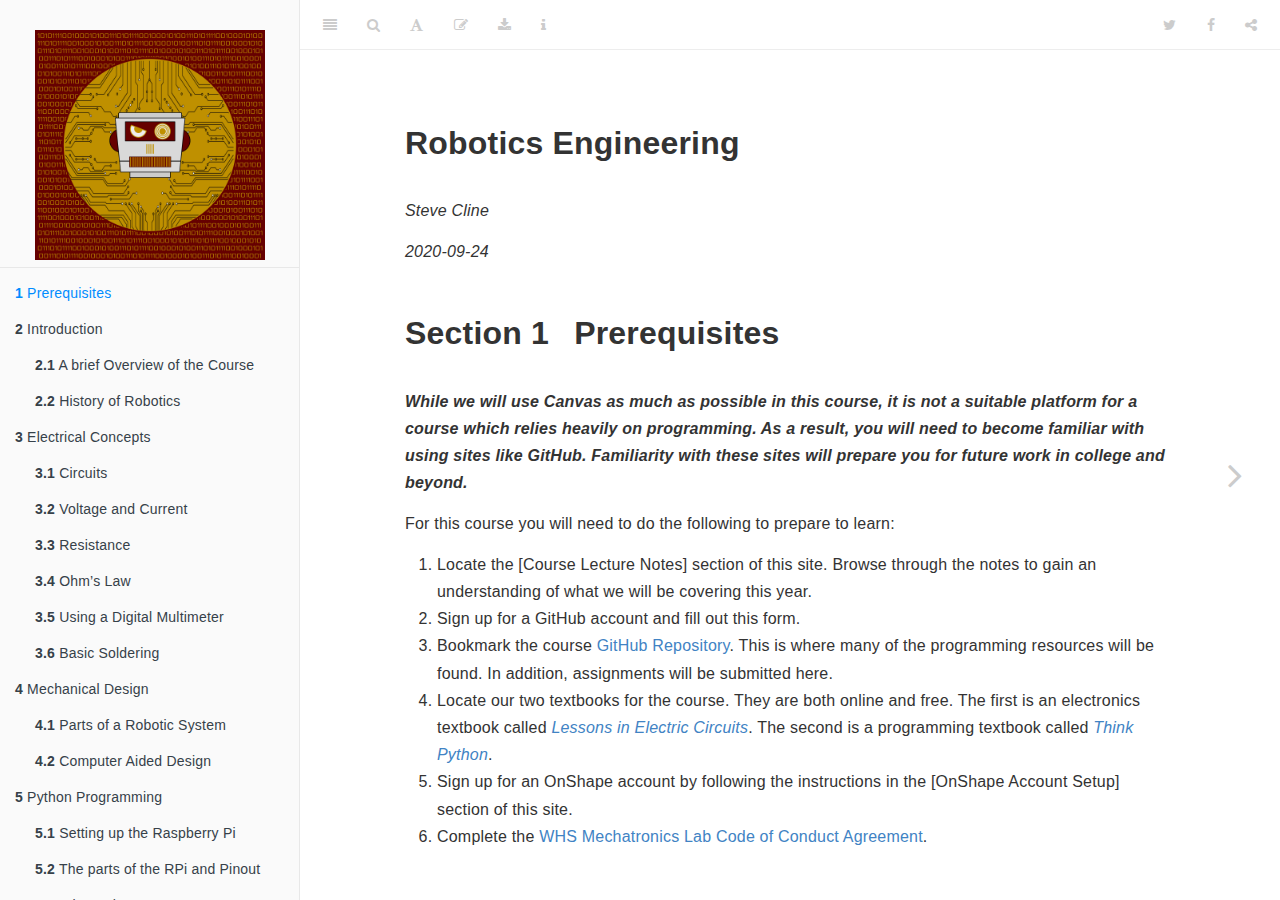
<file: index.html>
<!DOCTYPE html>
<html lang="" xml:lang="">
<head>

  <meta charset="utf-8" />
  <meta http-equiv="X-UA-Compatible" content="IE=edge" />
  <title>Robotics Engineering</title>
  <meta name="description" content="During your particpation in the Robotics Engineering Course here at Windsor High School, you will use this online book as a guide through the content." />
  <meta name="generator" content="bookdown 0.20 and GitBook 2.6.7" />

  <meta property="og:title" content="Robotics Engineering" />
  <meta property="og:type" content="book" />
  
  
  <meta property="og:description" content="During your particpation in the Robotics Engineering Course here at Windsor High School, you will use this online book as a guide through the content." />
  <meta name="github-repo" content="rstudio/bookdown-demo" />

  <meta name="twitter:card" content="summary" />
  <meta name="twitter:title" content="Robotics Engineering" />
  
  <meta name="twitter:description" content="During your particpation in the Robotics Engineering Course here at Windsor High School, you will use this online book as a guide through the content." />
  

<meta name="author" content="Steve Cline" />


<meta name="date" content="2020-09-24" />

  <meta name="viewport" content="width=device-width, initial-scale=1" />
  <meta name="apple-mobile-web-app-capable" content="yes" />
  <meta name="apple-mobile-web-app-status-bar-style" content="black" />
  
  

<link rel="next" href="intro.html"/>
<script src="libs/jquery-2.2.3/jquery.min.js"></script>
<link href="libs/gitbook-2.6.7/css/style.css" rel="stylesheet" />
<link href="libs/gitbook-2.6.7/css/plugin-table.css" rel="stylesheet" />
<link href="libs/gitbook-2.6.7/css/plugin-bookdown.css" rel="stylesheet" />
<link href="libs/gitbook-2.6.7/css/plugin-highlight.css" rel="stylesheet" />
<link href="libs/gitbook-2.6.7/css/plugin-search.css" rel="stylesheet" />
<link href="libs/gitbook-2.6.7/css/plugin-fontsettings.css" rel="stylesheet" />
<link href="libs/gitbook-2.6.7/css/plugin-clipboard.css" rel="stylesheet" />












<link rel="stylesheet" href="style.css" type="text/css" />
</head>

<body>



  <div class="book without-animation with-summary font-size-2 font-family-1" data-basepath=".">

    <div class="book-summary">
      <nav role="navigation">

<ul class="summary">
<div>  </div>
<img src="WHSROBO.png" style="width:230px;height:260px;" class="center">

<li class="divider"></li>
<li class="chapter" data-level="1" data-path="index.html"><a href="index.html"><i class="fa fa-check"></i><b>1</b> Prerequisites</a></li>
<li class="chapter" data-level="2" data-path="intro.html"><a href="intro.html"><i class="fa fa-check"></i><b>2</b> Introduction</a><ul>
<li class="chapter" data-level="2.1" data-path="intro.html"><a href="intro.html#a-brief-overview-of-the-course"><i class="fa fa-check"></i><b>2.1</b> A brief Overview of the Course</a></li>
<li class="chapter" data-level="2.2" data-path="intro.html"><a href="intro.html#history-of-robotics"><i class="fa fa-check"></i><b>2.2</b> History of Robotics</a></li>
</ul></li>
<li class="chapter" data-level="3" data-path="electrical-concepts.html"><a href="electrical-concepts.html"><i class="fa fa-check"></i><b>3</b> Electrical Concepts</a><ul>
<li class="chapter" data-level="3.1" data-path="electrical-concepts.html"><a href="electrical-concepts.html#circuits"><i class="fa fa-check"></i><b>3.1</b> Circuits</a></li>
<li class="chapter" data-level="3.2" data-path="electrical-concepts.html"><a href="electrical-concepts.html#voltage-and-current"><i class="fa fa-check"></i><b>3.2</b> Voltage and Current</a></li>
<li class="chapter" data-level="3.3" data-path="electrical-concepts.html"><a href="electrical-concepts.html#resistance"><i class="fa fa-check"></i><b>3.3</b> Resistance</a></li>
<li class="chapter" data-level="3.4" data-path="electrical-concepts.html"><a href="electrical-concepts.html#ohms-law"><i class="fa fa-check"></i><b>3.4</b> Ohm’s Law</a></li>
<li class="chapter" data-level="3.5" data-path="electrical-concepts.html"><a href="electrical-concepts.html#using-a-digital-multimeter"><i class="fa fa-check"></i><b>3.5</b> Using a Digital Multimeter</a></li>
<li class="chapter" data-level="3.6" data-path="electrical-concepts.html"><a href="electrical-concepts.html#basic-soldering"><i class="fa fa-check"></i><b>3.6</b> Basic Soldering</a></li>
</ul></li>
<li class="chapter" data-level="4" data-path="mechanical-design.html"><a href="mechanical-design.html"><i class="fa fa-check"></i><b>4</b> Mechanical Design</a><ul>
<li class="chapter" data-level="4.1" data-path="mechanical-design.html"><a href="mechanical-design.html#parts-of-a-robotic-system"><i class="fa fa-check"></i><b>4.1</b> Parts of a Robotic System</a><ul>
<li class="chapter" data-level="4.1.1" data-path="mechanical-design.html"><a href="mechanical-design.html#power-supply"><i class="fa fa-check"></i><b>4.1.1</b> Power Supply</a></li>
<li class="chapter" data-level="4.1.2" data-path="mechanical-design.html"><a href="mechanical-design.html#actuators"><i class="fa fa-check"></i><b>4.1.2</b> Actuators</a></li>
<li class="chapter" data-level="4.1.3" data-path="mechanical-design.html"><a href="mechanical-design.html#sensors"><i class="fa fa-check"></i><b>4.1.3</b> Sensors</a></li>
<li class="chapter" data-level="4.1.4" data-path="mechanical-design.html"><a href="mechanical-design.html#microprocessors"><i class="fa fa-check"></i><b>4.1.4</b> Microprocessors</a></li>
<li class="chapter" data-level="4.1.5" data-path="mechanical-design.html"><a href="mechanical-design.html#structural-parts"><i class="fa fa-check"></i><b>4.1.5</b> Structural Parts</a></li>
</ul></li>
<li class="chapter" data-level="4.2" data-path="mechanical-design.html"><a href="mechanical-design.html#computer-aided-design"><i class="fa fa-check"></i><b>4.2</b> Computer Aided Design</a></li>
</ul></li>
<li class="chapter" data-level="5" data-path="python-programming.html"><a href="python-programming.html"><i class="fa fa-check"></i><b>5</b> Python Programming</a><ul>
<li class="chapter" data-level="5.1" data-path="python-programming.html"><a href="python-programming.html#setting-up-the-raspberry-pi"><i class="fa fa-check"></i><b>5.1</b> Setting up the Raspberry Pi</a><ul>
<li class="chapter" data-level="5.1.1" data-path="python-programming.html"><a href="python-programming.html#putting-the-pi-together"><i class="fa fa-check"></i><b>5.1.1</b> Putting the Pi Together</a></li>
<li class="chapter" data-level="5.1.2" data-path="python-programming.html"><a href="python-programming.html#controlling-the-pi-with-ssh"><i class="fa fa-check"></i><b>5.1.2</b> Controlling the Pi with SSH</a></li>
</ul></li>
<li class="chapter" data-level="5.2" data-path="python-programming.html"><a href="python-programming.html#the-parts-of-the-rpi-and-pinout"><i class="fa fa-check"></i><b>5.2</b> The parts of the RPi and Pinout</a></li>
<li class="chapter" data-level="5.3" data-path="python-programming.html"><a href="python-programming.html#why-python"><i class="fa fa-check"></i><b>5.3</b> Why Python?</a></li>
<li class="chapter" data-level="5.4" data-path="python-programming.html"><a href="python-programming.html#hello-worldand-a-little-more"><i class="fa fa-check"></i><b>5.4</b> Hello, World…and a Little More</a></li>
<li class="chapter" data-level="5.5" data-path="python-programming.html"><a href="python-programming.html#functions"><i class="fa fa-check"></i><b>5.5</b> Functions</a></li>
<li class="chapter" data-level="5.6" data-path="python-programming.html"><a href="python-programming.html#conditionals"><i class="fa fa-check"></i><b>5.6</b> Conditionals</a></li>
<li class="chapter" data-level="5.7" data-path="python-programming.html"><a href="python-programming.html#iteration"><i class="fa fa-check"></i><b>5.7</b> Iteration</a><ul>
<li class="chapter" data-level="5.7.1" data-path="python-programming.html"><a href="python-programming.html#for-loops"><i class="fa fa-check"></i><b>5.7.1</b> <code>for</code> Loops</a></li>
<li class="chapter" data-level="5.7.2" data-path="python-programming.html"><a href="python-programming.html#while-loops"><i class="fa fa-check"></i><b>5.7.2</b> <code>while</code> Loops</a></li>
</ul></li>
</ul></li>
<li class="chapter" data-level="6" data-path="robotic-types.html"><a href="robotic-types.html"><i class="fa fa-check"></i><b>6</b> Robotic Types</a></li>
<li class="chapter" data-level="7" data-path="capstone-project.html"><a href="capstone-project.html"><i class="fa fa-check"></i><b>7</b> Capstone Project</a></li>
<li class="chapter" data-level="8" data-path="going-further-with-robotics.html"><a href="going-further-with-robotics.html"><i class="fa fa-check"></i><b>8</b> Going Further with Robotics</a><ul>
<li class="chapter" data-level="8.1" data-path="going-further-with-robotics.html"><a href="going-further-with-robotics.html#robotics-in-higher-education"><i class="fa fa-check"></i><b>8.1</b> Robotics in Higher Education</a></li>
<li class="chapter" data-level="8.2" data-path="going-further-with-robotics.html"><a href="going-further-with-robotics.html#supplemental-videos"><i class="fa fa-check"></i><b>8.2</b> Supplemental Videos</a></li>
</ul></li>
<li class="chapter" data-level="9" data-path="course-materials-and-instructions.html"><a href="course-materials-and-instructions.html"><i class="fa fa-check"></i><b>9</b> Course Materials and Instructions</a><ul>
<li class="chapter" data-level="9.1" data-path="course-materials-and-instructions.html"><a href="course-materials-and-instructions.html#course-lecture-notes"><i class="fa fa-check"></i><b>9.1</b> Course Lecture Notes</a><ul>
<li class="chapter" data-level="9.1.1" data-path="course-materials-and-instructions.html"><a href="course-materials-and-instructions.html#introduction"><i class="fa fa-check"></i><b>9.1.1</b> Introduction</a></li>
<li class="chapter" data-level="9.1.2" data-path="course-materials-and-instructions.html"><a href="course-materials-and-instructions.html#electronics"><i class="fa fa-check"></i><b>9.1.2</b> Electronics</a></li>
<li class="chapter" data-level="9.1.3" data-path="course-materials-and-instructions.html"><a href="course-materials-and-instructions.html#programming"><i class="fa fa-check"></i><b>9.1.3</b> Programming</a></li>
<li class="chapter" data-level="9.1.4" data-path="course-materials-and-instructions.html"><a href="course-materials-and-instructions.html#robotics-concepts"><i class="fa fa-check"></i><b>9.1.4</b> Robotics Concepts</a></li>
</ul></li>
<li class="chapter" data-level="9.2" data-path="course-materials-and-instructions.html"><a href="course-materials-and-instructions.html#using-github"><i class="fa fa-check"></i><b>9.2</b> Using GitHub</a></li>
<li class="chapter" data-level="9.3" data-path="course-materials-and-instructions.html"><a href="course-materials-and-instructions.html#think-python-textbook"><i class="fa fa-check"></i><b>9.3</b> Think Python Textbook</a></li>
<li class="chapter" data-level="9.4" data-path="course-materials-and-instructions.html"><a href="course-materials-and-instructions.html#all-about-circuits-textbook"><i class="fa fa-check"></i><b>9.4</b> All About Circuits Textbook</a></li>
<li class="chapter" data-level="9.5" data-path="course-materials-and-instructions.html"><a href="course-materials-and-instructions.html#onshape-account-setup"><i class="fa fa-check"></i><b>9.5</b> OnShape Account Setup</a></li>
<li class="chapter" data-level="9.6" data-path="course-materials-and-instructions.html"><a href="course-materials-and-instructions.html#controlling-the-raspberry-pi-remotely"><i class="fa fa-check"></i><b>9.6</b> Controlling the Raspberry Pi Remotely</a><ul>
<li class="chapter" data-level="9.6.1" data-path="course-materials-and-instructions.html"><a href="course-materials-and-instructions.html#setting-up-ssh-for-windows"><i class="fa fa-check"></i><b>9.6.1</b> Setting up SSH for Windows</a></li>
<li class="chapter" data-level="9.6.2" data-path="course-materials-and-instructions.html"><a href="course-materials-and-instructions.html#setting-up-ssh-for-mac-or-linux"><i class="fa fa-check"></i><b>9.6.2</b> Setting up SSH for Mac or Linux</a></li>
</ul></li>
</ul></li>
<li class="divider"></li>
<li><a href="https://github.com/rstudio/bookdown" target="blank">Published with bookdown</a></li>

</ul>

      </nav>
    </div>

    <div class="book-body">
      <div class="body-inner">
        <div class="book-header" role="navigation">
          <h1>
            <i class="fa fa-circle-o-notch fa-spin"></i><a href="./">Robotics Engineering</a>
          </h1>
        </div>

        <div class="page-wrapper" tabindex="-1" role="main">
          <div class="page-inner">

            <section class="normal" id="section-">
<div id="header">
<h1 class="title">Robotics Engineering</h1>
<p class="author"><em>Steve Cline</em></p>
<p class="date"><em>2020-09-24</em></p>
</div>
<div id="prerequisites" class="section level1">
<h1><span class="header-section-number">Section 1</span> Prerequisites</h1>
<p>
<b><i>While we will use Canvas as much as possible in this course, it is not a suitable platform for a course which relies heavily on programming. As a result, you will need to become familiar with using sites like GitHub. Familiarity with these sites will prepare you for future work in college and beyond.</b></i>
</p>
<p>For this course you will need to do the following to prepare to learn:</p>
<ol>
<li>
Locate the [Course Lecture Notes] section of this site. Browse through the notes to gain an understanding of what we will be covering this year.
</li>
<li>
Sign up for a GitHub account and fill out this form.
</li>
<li>
Bookmark the course <a href="https://github.com/stcline/Robotics_Engineering_Course" target="_blank">GitHub Repository</a>. This is where many of the programming resources will be found. In addition, assignments will be submitted here.
</li>
<li>
Locate our two textbooks for the course. They are both online and free. The first is an electronics textbook called <a href="https://www.allaboutcircuits.com/textbook/" target ="_blank"><i>Lessons in Electric Circuits</i></a>. The second is a programming textbook called <a href="https://greenteapress.com/wp/think-python-2e/" target="_blank"><i>Think Python</i></a>.
</li>
<!-- <li>Subscribe to the course <a href="https://www.youtube.com/playlist?list=PLdzkJRGG1oi3xGaaHM44BkpW-bYuD9KQS" target="_blank">YouTube Channel</a>.</li>  Directions for how to do this are found in the [Follow the Course YouTube Channel] section of this site.</li> -->
<!-- <li>Log on to the class Jupyter Notebook server</li> -->
<li>
Sign up for an OnShape account by following the instructions in the [OnShape Account Setup] section of this site.
</li>
<li>
Complete the <a href="https://docs.google.com/document/d/1GyzqmEnwxi8B-1l7OLEiFR7GuWuK1Wd5o3fenj8jpm8/edit?usp=sharing" target ="_blank">WHS Mechatronics Lab Code of Conduct Agreement</a>.
</li>

</div>
            </section>

          </div>
        </div>
      </div>

<a href="intro.html" class="navigation navigation-next navigation-unique" aria-label="Next page"><i class="fa fa-angle-right"></i></a>
    </div>
  </div>
<script src="libs/gitbook-2.6.7/js/app.min.js"></script>
<script src="libs/gitbook-2.6.7/js/lunr.js"></script>
<script src="libs/gitbook-2.6.7/js/clipboard.min.js"></script>
<script src="libs/gitbook-2.6.7/js/plugin-search.js"></script>
<script src="libs/gitbook-2.6.7/js/plugin-sharing.js"></script>
<script src="libs/gitbook-2.6.7/js/plugin-fontsettings.js"></script>
<script src="libs/gitbook-2.6.7/js/plugin-bookdown.js"></script>
<script src="libs/gitbook-2.6.7/js/jquery.highlight.js"></script>
<script src="libs/gitbook-2.6.7/js/plugin-clipboard.js"></script>
<script>
gitbook.require(["gitbook"], function(gitbook) {
gitbook.start({
"sharing": {
"github": false,
"facebook": true,
"twitter": true,
"linkedin": false,
"weibo": false,
"instapaper": false,
"vk": false,
"all": ["facebook", "twitter", "linkedin", "weibo", "instapaper"]
},
"fontsettings": {
"theme": "white",
"family": "sans",
"size": 2
},
"edit": {
"link": "https://github.com/rstudio/bookdown-demo/edit/master/index.Rmd",
"text": "Edit"
},
"history": {
"link": null,
"text": null
},
"view": {
"link": null,
"text": null
},
"download": ["Robotics_Engineering.pdf", "Robotics_Engineering.epub"],
"toc": {
"collapse": "subsection"
}
});
});
</script>

<!-- dynamically load mathjax for compatibility with self-contained -->
<script>
  (function () {
    var script = document.createElement("script");
    script.type = "text/javascript";
    var src = "true";
    if (src === "" || src === "true") src = "https://mathjax.rstudio.com/latest/MathJax.js?config=TeX-MML-AM_CHTML";
    if (location.protocol !== "file:")
      if (/^https?:/.test(src))
        src = src.replace(/^https?:/, '');
    script.src = src;
    document.getElementsByTagName("head")[0].appendChild(script);
  })();
</script>
</body>

</html>
</file>
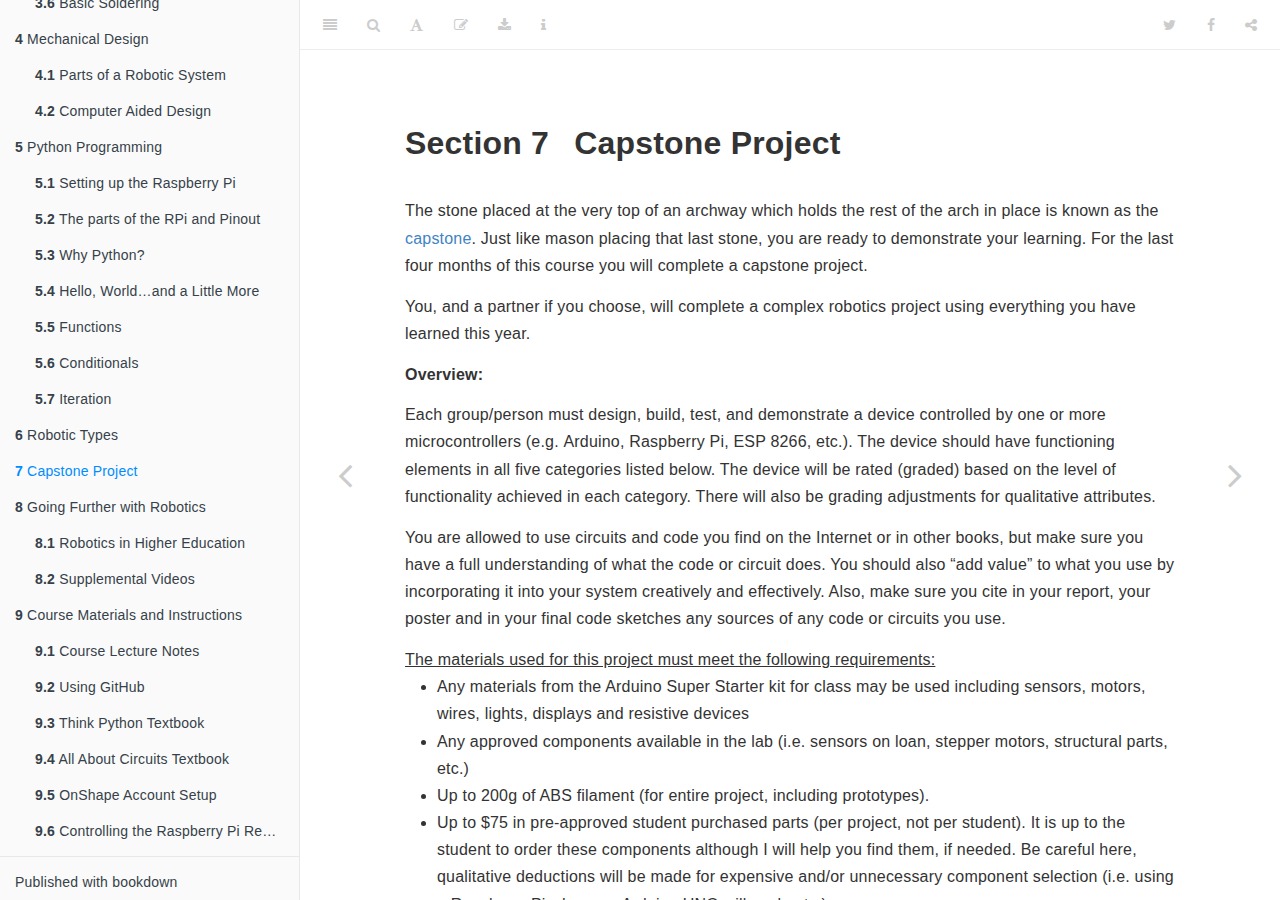
<file: capstone-project.html>
<!DOCTYPE html>
<html lang="" xml:lang="">
<head>

  <meta charset="utf-8" />
  <meta http-equiv="X-UA-Compatible" content="IE=edge" />
  <title>Section 7 Capstone Project | Robotics Engineering</title>
  <meta name="description" content="During your particpation in the Robotics Engineering Course here at Windsor High School, you will use this online book as a guide through the content." />
  <meta name="generator" content="bookdown 0.20 and GitBook 2.6.7" />

  <meta property="og:title" content="Section 7 Capstone Project | Robotics Engineering" />
  <meta property="og:type" content="book" />
  
  
  <meta property="og:description" content="During your particpation in the Robotics Engineering Course here at Windsor High School, you will use this online book as a guide through the content." />
  <meta name="github-repo" content="rstudio/bookdown-demo" />

  <meta name="twitter:card" content="summary" />
  <meta name="twitter:title" content="Section 7 Capstone Project | Robotics Engineering" />
  
  <meta name="twitter:description" content="During your particpation in the Robotics Engineering Course here at Windsor High School, you will use this online book as a guide through the content." />
  

<meta name="author" content="Steve Cline" />


<meta name="date" content="2020-09-24" />

  <meta name="viewport" content="width=device-width, initial-scale=1" />
  <meta name="apple-mobile-web-app-capable" content="yes" />
  <meta name="apple-mobile-web-app-status-bar-style" content="black" />
  
  
<link rel="prev" href="robotic-types.html"/>
<link rel="next" href="going-further-with-robotics.html"/>
<script src="libs/jquery-2.2.3/jquery.min.js"></script>
<link href="libs/gitbook-2.6.7/css/style.css" rel="stylesheet" />
<link href="libs/gitbook-2.6.7/css/plugin-table.css" rel="stylesheet" />
<link href="libs/gitbook-2.6.7/css/plugin-bookdown.css" rel="stylesheet" />
<link href="libs/gitbook-2.6.7/css/plugin-highlight.css" rel="stylesheet" />
<link href="libs/gitbook-2.6.7/css/plugin-search.css" rel="stylesheet" />
<link href="libs/gitbook-2.6.7/css/plugin-fontsettings.css" rel="stylesheet" />
<link href="libs/gitbook-2.6.7/css/plugin-clipboard.css" rel="stylesheet" />












<link rel="stylesheet" href="style.css" type="text/css" />
</head>

<body>



  <div class="book without-animation with-summary font-size-2 font-family-1" data-basepath=".">

    <div class="book-summary">
      <nav role="navigation">

<ul class="summary">
<div>  </div>
<img src="WHSROBO.png" style="width:230px;height:260px;" class="center">

<li class="divider"></li>
<li class="chapter" data-level="1" data-path="index.html"><a href="index.html"><i class="fa fa-check"></i><b>1</b> Prerequisites</a></li>
<li class="chapter" data-level="2" data-path="intro.html"><a href="intro.html"><i class="fa fa-check"></i><b>2</b> Introduction</a><ul>
<li class="chapter" data-level="2.1" data-path="intro.html"><a href="intro.html#a-brief-overview-of-the-course"><i class="fa fa-check"></i><b>2.1</b> A brief Overview of the Course</a></li>
<li class="chapter" data-level="2.2" data-path="intro.html"><a href="intro.html#history-of-robotics"><i class="fa fa-check"></i><b>2.2</b> History of Robotics</a></li>
</ul></li>
<li class="chapter" data-level="3" data-path="electrical-concepts.html"><a href="electrical-concepts.html"><i class="fa fa-check"></i><b>3</b> Electrical Concepts</a><ul>
<li class="chapter" data-level="3.1" data-path="electrical-concepts.html"><a href="electrical-concepts.html#circuits"><i class="fa fa-check"></i><b>3.1</b> Circuits</a></li>
<li class="chapter" data-level="3.2" data-path="electrical-concepts.html"><a href="electrical-concepts.html#voltage-and-current"><i class="fa fa-check"></i><b>3.2</b> Voltage and Current</a></li>
<li class="chapter" data-level="3.3" data-path="electrical-concepts.html"><a href="electrical-concepts.html#resistance"><i class="fa fa-check"></i><b>3.3</b> Resistance</a></li>
<li class="chapter" data-level="3.4" data-path="electrical-concepts.html"><a href="electrical-concepts.html#ohms-law"><i class="fa fa-check"></i><b>3.4</b> Ohm’s Law</a></li>
<li class="chapter" data-level="3.5" data-path="electrical-concepts.html"><a href="electrical-concepts.html#using-a-digital-multimeter"><i class="fa fa-check"></i><b>3.5</b> Using a Digital Multimeter</a></li>
<li class="chapter" data-level="3.6" data-path="electrical-concepts.html"><a href="electrical-concepts.html#basic-soldering"><i class="fa fa-check"></i><b>3.6</b> Basic Soldering</a></li>
</ul></li>
<li class="chapter" data-level="4" data-path="mechanical-design.html"><a href="mechanical-design.html"><i class="fa fa-check"></i><b>4</b> Mechanical Design</a><ul>
<li class="chapter" data-level="4.1" data-path="mechanical-design.html"><a href="mechanical-design.html#parts-of-a-robotic-system"><i class="fa fa-check"></i><b>4.1</b> Parts of a Robotic System</a><ul>
<li class="chapter" data-level="4.1.1" data-path="mechanical-design.html"><a href="mechanical-design.html#power-supply"><i class="fa fa-check"></i><b>4.1.1</b> Power Supply</a></li>
<li class="chapter" data-level="4.1.2" data-path="mechanical-design.html"><a href="mechanical-design.html#actuators"><i class="fa fa-check"></i><b>4.1.2</b> Actuators</a></li>
<li class="chapter" data-level="4.1.3" data-path="mechanical-design.html"><a href="mechanical-design.html#sensors"><i class="fa fa-check"></i><b>4.1.3</b> Sensors</a></li>
<li class="chapter" data-level="4.1.4" data-path="mechanical-design.html"><a href="mechanical-design.html#microprocessors"><i class="fa fa-check"></i><b>4.1.4</b> Microprocessors</a></li>
<li class="chapter" data-level="4.1.5" data-path="mechanical-design.html"><a href="mechanical-design.html#structural-parts"><i class="fa fa-check"></i><b>4.1.5</b> Structural Parts</a></li>
</ul></li>
<li class="chapter" data-level="4.2" data-path="mechanical-design.html"><a href="mechanical-design.html#computer-aided-design"><i class="fa fa-check"></i><b>4.2</b> Computer Aided Design</a></li>
</ul></li>
<li class="chapter" data-level="5" data-path="python-programming.html"><a href="python-programming.html"><i class="fa fa-check"></i><b>5</b> Python Programming</a><ul>
<li class="chapter" data-level="5.1" data-path="python-programming.html"><a href="python-programming.html#setting-up-the-raspberry-pi"><i class="fa fa-check"></i><b>5.1</b> Setting up the Raspberry Pi</a><ul>
<li class="chapter" data-level="5.1.1" data-path="python-programming.html"><a href="python-programming.html#putting-the-pi-together"><i class="fa fa-check"></i><b>5.1.1</b> Putting the Pi Together</a></li>
<li class="chapter" data-level="5.1.2" data-path="python-programming.html"><a href="python-programming.html#controlling-the-pi-with-ssh"><i class="fa fa-check"></i><b>5.1.2</b> Controlling the Pi with SSH</a></li>
</ul></li>
<li class="chapter" data-level="5.2" data-path="python-programming.html"><a href="python-programming.html#the-parts-of-the-rpi-and-pinout"><i class="fa fa-check"></i><b>5.2</b> The parts of the RPi and Pinout</a></li>
<li class="chapter" data-level="5.3" data-path="python-programming.html"><a href="python-programming.html#why-python"><i class="fa fa-check"></i><b>5.3</b> Why Python?</a></li>
<li class="chapter" data-level="5.4" data-path="python-programming.html"><a href="python-programming.html#hello-worldand-a-little-more"><i class="fa fa-check"></i><b>5.4</b> Hello, World…and a Little More</a></li>
<li class="chapter" data-level="5.5" data-path="python-programming.html"><a href="python-programming.html#functions"><i class="fa fa-check"></i><b>5.5</b> Functions</a></li>
<li class="chapter" data-level="5.6" data-path="python-programming.html"><a href="python-programming.html#conditionals"><i class="fa fa-check"></i><b>5.6</b> Conditionals</a></li>
<li class="chapter" data-level="5.7" data-path="python-programming.html"><a href="python-programming.html#iteration"><i class="fa fa-check"></i><b>5.7</b> Iteration</a><ul>
<li class="chapter" data-level="5.7.1" data-path="python-programming.html"><a href="python-programming.html#for-loops"><i class="fa fa-check"></i><b>5.7.1</b> <code>for</code> Loops</a></li>
<li class="chapter" data-level="5.7.2" data-path="python-programming.html"><a href="python-programming.html#while-loops"><i class="fa fa-check"></i><b>5.7.2</b> <code>while</code> Loops</a></li>
</ul></li>
</ul></li>
<li class="chapter" data-level="6" data-path="robotic-types.html"><a href="robotic-types.html"><i class="fa fa-check"></i><b>6</b> Robotic Types</a></li>
<li class="chapter" data-level="7" data-path="capstone-project.html"><a href="capstone-project.html"><i class="fa fa-check"></i><b>7</b> Capstone Project</a></li>
<li class="chapter" data-level="8" data-path="going-further-with-robotics.html"><a href="going-further-with-robotics.html"><i class="fa fa-check"></i><b>8</b> Going Further with Robotics</a><ul>
<li class="chapter" data-level="8.1" data-path="going-further-with-robotics.html"><a href="going-further-with-robotics.html#robotics-in-higher-education"><i class="fa fa-check"></i><b>8.1</b> Robotics in Higher Education</a></li>
<li class="chapter" data-level="8.2" data-path="going-further-with-robotics.html"><a href="going-further-with-robotics.html#supplemental-videos"><i class="fa fa-check"></i><b>8.2</b> Supplemental Videos</a></li>
</ul></li>
<li class="chapter" data-level="9" data-path="course-materials-and-instructions.html"><a href="course-materials-and-instructions.html"><i class="fa fa-check"></i><b>9</b> Course Materials and Instructions</a><ul>
<li class="chapter" data-level="9.1" data-path="course-materials-and-instructions.html"><a href="course-materials-and-instructions.html#course-lecture-notes"><i class="fa fa-check"></i><b>9.1</b> Course Lecture Notes</a><ul>
<li class="chapter" data-level="9.1.1" data-path="course-materials-and-instructions.html"><a href="course-materials-and-instructions.html#introduction"><i class="fa fa-check"></i><b>9.1.1</b> Introduction</a></li>
<li class="chapter" data-level="9.1.2" data-path="course-materials-and-instructions.html"><a href="course-materials-and-instructions.html#electronics"><i class="fa fa-check"></i><b>9.1.2</b> Electronics</a></li>
<li class="chapter" data-level="9.1.3" data-path="course-materials-and-instructions.html"><a href="course-materials-and-instructions.html#programming"><i class="fa fa-check"></i><b>9.1.3</b> Programming</a></li>
<li class="chapter" data-level="9.1.4" data-path="course-materials-and-instructions.html"><a href="course-materials-and-instructions.html#robotics-concepts"><i class="fa fa-check"></i><b>9.1.4</b> Robotics Concepts</a></li>
</ul></li>
<li class="chapter" data-level="9.2" data-path="course-materials-and-instructions.html"><a href="course-materials-and-instructions.html#using-github"><i class="fa fa-check"></i><b>9.2</b> Using GitHub</a></li>
<li class="chapter" data-level="9.3" data-path="course-materials-and-instructions.html"><a href="course-materials-and-instructions.html#think-python-textbook"><i class="fa fa-check"></i><b>9.3</b> Think Python Textbook</a></li>
<li class="chapter" data-level="9.4" data-path="course-materials-and-instructions.html"><a href="course-materials-and-instructions.html#all-about-circuits-textbook"><i class="fa fa-check"></i><b>9.4</b> All About Circuits Textbook</a></li>
<li class="chapter" data-level="9.5" data-path="course-materials-and-instructions.html"><a href="course-materials-and-instructions.html#onshape-account-setup"><i class="fa fa-check"></i><b>9.5</b> OnShape Account Setup</a></li>
<li class="chapter" data-level="9.6" data-path="course-materials-and-instructions.html"><a href="course-materials-and-instructions.html#controlling-the-raspberry-pi-remotely"><i class="fa fa-check"></i><b>9.6</b> Controlling the Raspberry Pi Remotely</a><ul>
<li class="chapter" data-level="9.6.1" data-path="course-materials-and-instructions.html"><a href="course-materials-and-instructions.html#setting-up-ssh-for-windows"><i class="fa fa-check"></i><b>9.6.1</b> Setting up SSH for Windows</a></li>
<li class="chapter" data-level="9.6.2" data-path="course-materials-and-instructions.html"><a href="course-materials-and-instructions.html#setting-up-ssh-for-mac-or-linux"><i class="fa fa-check"></i><b>9.6.2</b> Setting up SSH for Mac or Linux</a></li>
</ul></li>
</ul></li>
<li class="divider"></li>
<li><a href="https://github.com/rstudio/bookdown" target="blank">Published with bookdown</a></li>

</ul>

      </nav>
    </div>

    <div class="book-body">
      <div class="body-inner">
        <div class="book-header" role="navigation">
          <h1>
            <i class="fa fa-circle-o-notch fa-spin"></i><a href="./">Robotics Engineering</a>
          </h1>
        </div>

        <div class="page-wrapper" tabindex="-1" role="main">
          <div class="page-inner">

            <section class="normal" id="section-">
<div id="capstone-project" class="section level1">
<h1><span class="header-section-number">Section 7</span> Capstone Project</h1>
<p>The stone placed at the very top of an archway which holds the rest of the arch in place is known as the <a href="https://commons.wikimedia.org/wiki/File:Arch_voussoirs.svg" target ="_blank">capstone</a>. Just like mason placing that last stone, you are ready to demonstrate your learning. For the last four months of this course you will complete a capstone project.</p>
<p>You, and a partner if you choose, will complete a complex robotics project using everything you have learned this year.</p>
<p><b>Overview:</b></p>
<p>Each group/person must design, build, test, and demonstrate a device controlled by one or more microcontrollers (e.g. Arduino, Raspberry Pi, ESP 8266, etc.). The device should have functioning elements in all five categories listed below. The device will be rated (graded) based on the level of functionality achieved in each category. There will also be grading adjustments for qualitative attributes.</p>
<p>You are allowed to use circuits and code you find on the Internet or in other books, but make sure you have a full understanding of what the code or circuit does. You should also “add value” to what you use by incorporating it into your system creatively and effectively. Also, make sure you cite in your report, your poster and in your final code sketches any sources of any code or circuits you use.</p>
<u>The materials used for this project must meet the following requirements:</u>
<ul>
<li>
Any materials from the Arduino Super Starter kit for class may be used including sensors, motors, wires, lights, displays and resistive devices
</li>
<li>
Any approved components available in the lab (i.e. sensors on loan, stepper motors, structural parts, etc.)
</li>
<li>
Up to 200g of ABS filament (for entire project, including prototypes).
</li>
<li>
Up to $75 in pre-approved student purchased parts (per project, not per student). It is up to the student to order these components although I will help you find them, if needed. Be careful here, qualitative deductions will be made for expensive and/or unnecessary component selection (i.e. using a Raspberry Pi where an Arduino UNO will work, etc.)
</li>
</ul>
<p>NOTE - the choice of your project concept could have a large impact on the grade you receive; so please evaluate your alternative concepts carefully, based on the grading criteria below.</p>
<p>Each of you will receive a <a href="https://docs.google.com/document/d/1Ap9XnDHmlUpDhtRLOVqSsqf3xh5cZPlc8qJfAl380MQ/edit?usp=sharing" target ="_blank">detailed set of instructions</a> for this project.</p>

</div>
            </section>

          </div>
        </div>
      </div>
<a href="robotic-types.html" class="navigation navigation-prev " aria-label="Previous page"><i class="fa fa-angle-left"></i></a>
<a href="going-further-with-robotics.html" class="navigation navigation-next " aria-label="Next page"><i class="fa fa-angle-right"></i></a>
    </div>
  </div>
<script src="libs/gitbook-2.6.7/js/app.min.js"></script>
<script src="libs/gitbook-2.6.7/js/lunr.js"></script>
<script src="libs/gitbook-2.6.7/js/clipboard.min.js"></script>
<script src="libs/gitbook-2.6.7/js/plugin-search.js"></script>
<script src="libs/gitbook-2.6.7/js/plugin-sharing.js"></script>
<script src="libs/gitbook-2.6.7/js/plugin-fontsettings.js"></script>
<script src="libs/gitbook-2.6.7/js/plugin-bookdown.js"></script>
<script src="libs/gitbook-2.6.7/js/jquery.highlight.js"></script>
<script src="libs/gitbook-2.6.7/js/plugin-clipboard.js"></script>
<script>
gitbook.require(["gitbook"], function(gitbook) {
gitbook.start({
"sharing": {
"github": false,
"facebook": true,
"twitter": true,
"linkedin": false,
"weibo": false,
"instapaper": false,
"vk": false,
"all": ["facebook", "twitter", "linkedin", "weibo", "instapaper"]
},
"fontsettings": {
"theme": "white",
"family": "sans",
"size": 2
},
"edit": {
"link": "https://github.com/rstudio/bookdown-demo/edit/master/06-capstone.Rmd",
"text": "Edit"
},
"history": {
"link": null,
"text": null
},
"view": {
"link": null,
"text": null
},
"download": ["Robotics_Engineering.pdf", "Robotics_Engineering.epub"],
"toc": {
"collapse": "subsection"
}
});
});
</script>

<!-- dynamically load mathjax for compatibility with self-contained -->
<script>
  (function () {
    var script = document.createElement("script");
    script.type = "text/javascript";
    var src = "true";
    if (src === "" || src === "true") src = "https://mathjax.rstudio.com/latest/MathJax.js?config=TeX-MML-AM_CHTML";
    if (location.protocol !== "file:")
      if (/^https?:/.test(src))
        src = src.replace(/^https?:/, '');
    script.src = src;
    document.getElementsByTagName("head")[0].appendChild(script);
  })();
</script>
</body>

</html>
</file>
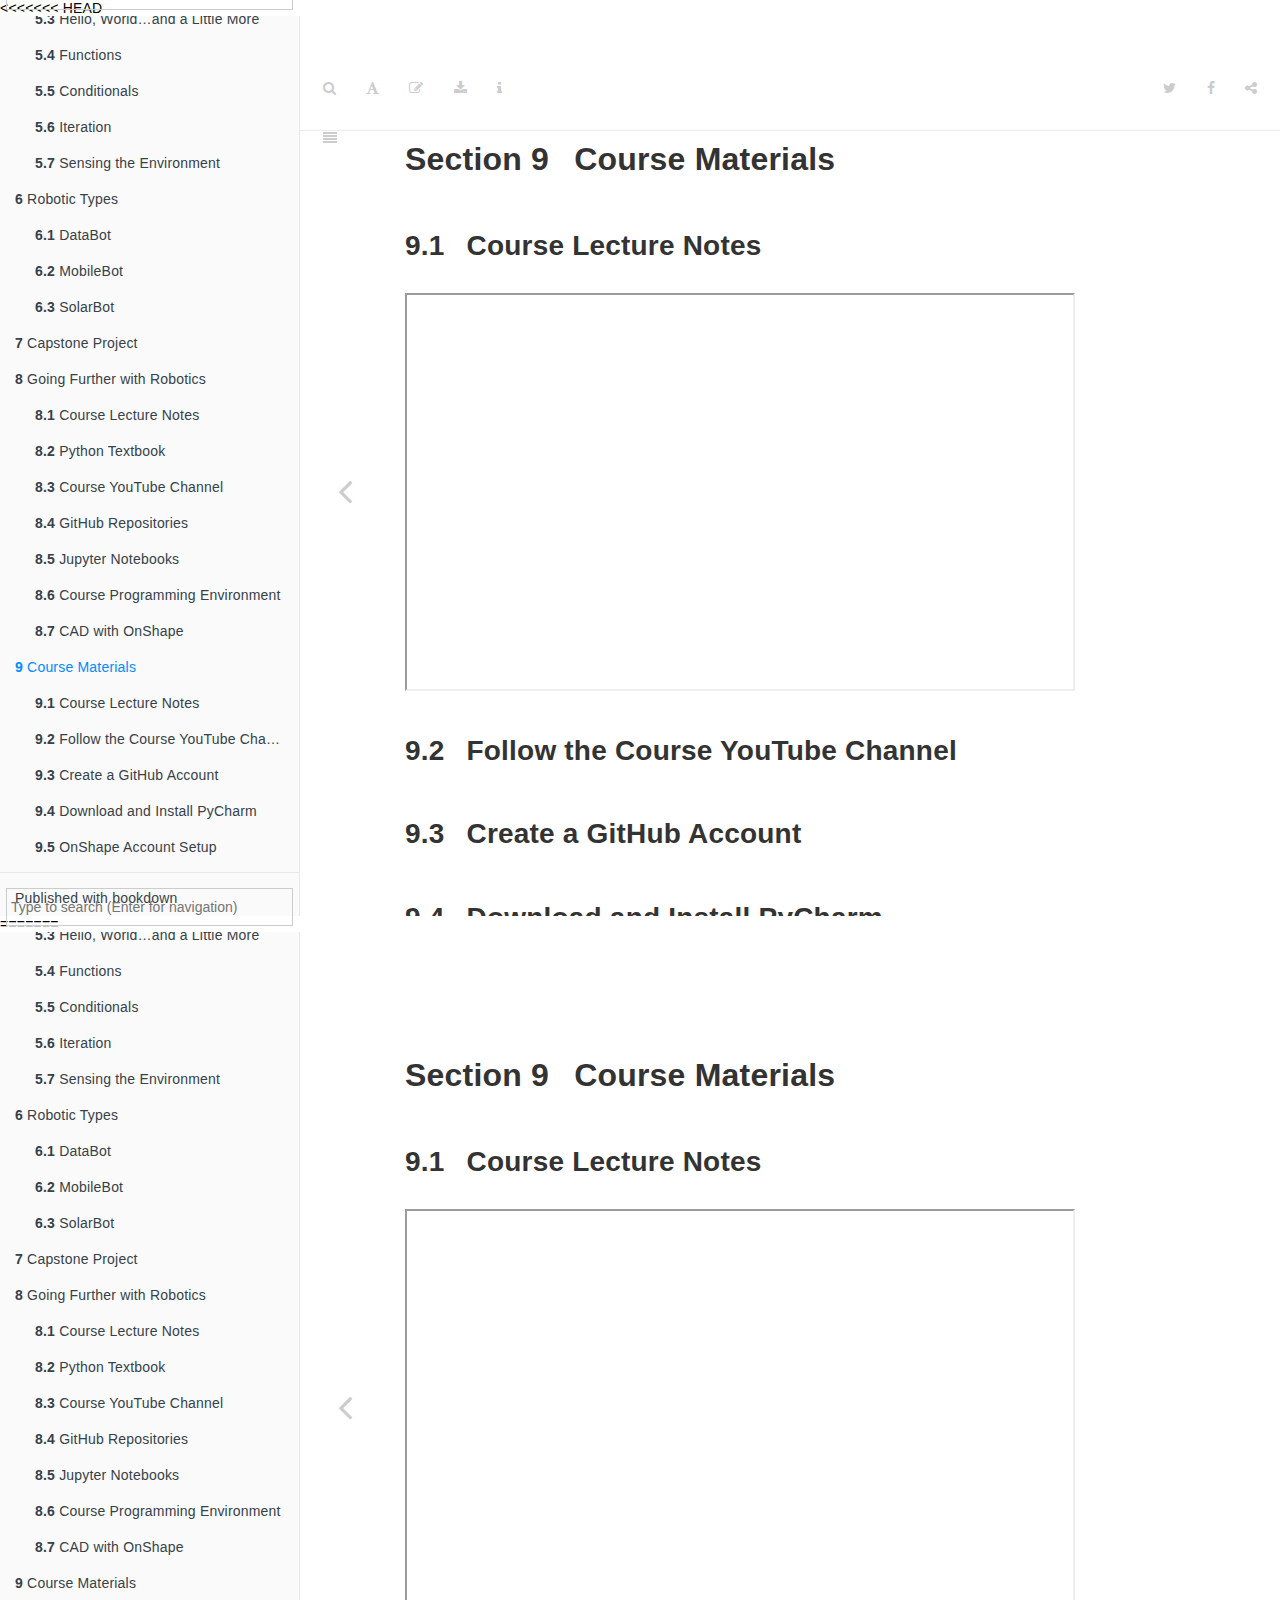
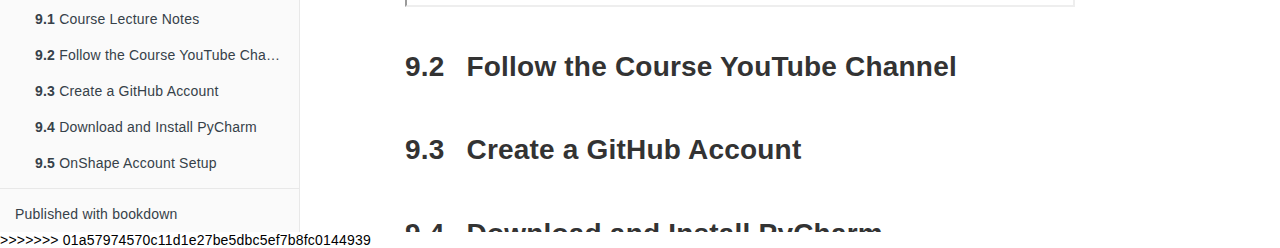
<file: course-materials.html>
<<<<<<< HEAD
<!DOCTYPE html>
<html lang="" xml:lang="">
<head>

  <meta charset="utf-8" />
  <meta http-equiv="X-UA-Compatible" content="IE=edge" />
  <title>Section 9 Course Materials | Robotics Engineering</title>
  <meta name="description" content="During your particpation in the Robotics Engineering Course here at Windsor High School, you will use this online book as a guide through the content." />
  <meta name="generator" content="bookdown 0.19 and GitBook 2.6.7" />

  <meta property="og:title" content="Section 9 Course Materials | Robotics Engineering" />
  <meta property="og:type" content="book" />
  
  
  <meta property="og:description" content="During your particpation in the Robotics Engineering Course here at Windsor High School, you will use this online book as a guide through the content." />
  <meta name="github-repo" content="rstudio/bookdown-demo" />

  <meta name="twitter:card" content="summary" />
  <meta name="twitter:title" content="Section 9 Course Materials | Robotics Engineering" />
  
  <meta name="twitter:description" content="During your particpation in the Robotics Engineering Course here at Windsor High School, you will use this online book as a guide through the content." />
  

<meta name="author" content="Steve Cline" />


<meta name="date" content="2020-05-26" />

  <meta name="viewport" content="width=device-width, initial-scale=1" />
  <meta name="apple-mobile-web-app-capable" content="yes" />
  <meta name="apple-mobile-web-app-status-bar-style" content="black" />
  
  
<link rel="prev" href="going-further-with-robotics.html"/>

<script src="libs/jquery-2.2.3/jquery.min.js"></script>
<link href="libs/gitbook-2.6.7/css/style.css" rel="stylesheet" />
<link href="libs/gitbook-2.6.7/css/plugin-table.css" rel="stylesheet" />
<link href="libs/gitbook-2.6.7/css/plugin-bookdown.css" rel="stylesheet" />
<link href="libs/gitbook-2.6.7/css/plugin-highlight.css" rel="stylesheet" />
<link href="libs/gitbook-2.6.7/css/plugin-search.css" rel="stylesheet" />
<link href="libs/gitbook-2.6.7/css/plugin-fontsettings.css" rel="stylesheet" />
<link href="libs/gitbook-2.6.7/css/plugin-clipboard.css" rel="stylesheet" />












<link rel="stylesheet" href="style.css" type="text/css" />
</head>

<body>



  <div class="book without-animation with-summary font-size-2 font-family-1" data-basepath=".">

    <div class="book-summary">
      <nav role="navigation">

<ul class="summary">
<div>  </div>
<img src="WHSROBO.png" style="width:230px;height:260px;" class="center">

<li class="divider"></li>
<li class="chapter" data-level="1" data-path="index.html"><a href="index.html"><i class="fa fa-check"></i><b>1</b> Prerequisites</a></li>
<li class="chapter" data-level="2" data-path="intro.html"><a href="intro.html"><i class="fa fa-check"></i><b>2</b> Introduction</a></li>
<li class="chapter" data-level="3" data-path="electrical-concepts.html"><a href="electrical-concepts.html"><i class="fa fa-check"></i><b>3</b> Electrical Concepts</a><ul>
<li class="chapter" data-level="3.1" data-path="electrical-concepts.html"><a href="electrical-concepts.html#circuits"><i class="fa fa-check"></i><b>3.1</b> Circuits</a></li>
<li class="chapter" data-level="3.2" data-path="electrical-concepts.html"><a href="electrical-concepts.html#resistance-voltage-and-current"><i class="fa fa-check"></i><b>3.2</b> Resistance, Voltage and Current</a></li>
<li class="chapter" data-level="3.3" data-path="electrical-concepts.html"><a href="electrical-concepts.html#ohms-law"><i class="fa fa-check"></i><b>3.3</b> Ohm’s Law</a></li>
<li class="chapter" data-level="3.4" data-path="electrical-concepts.html"><a href="electrical-concepts.html#using-a-digital-multimeter"><i class="fa fa-check"></i><b>3.4</b> Using a Digital Multimeter</a></li>
<li class="chapter" data-level="3.5" data-path="electrical-concepts.html"><a href="electrical-concepts.html#basic-soldering"><i class="fa fa-check"></i><b>3.5</b> Basic Soldering</a></li>
</ul></li>
<li class="chapter" data-level="4" data-path="mechanical-design.html"><a href="mechanical-design.html"><i class="fa fa-check"></i><b>4</b> Mechanical Design</a><ul>
<li class="chapter" data-level="4.1" data-path="mechanical-design.html"><a href="mechanical-design.html#basic-mechanics"><i class="fa fa-check"></i><b>4.1</b> Basic Mechanics?</a></li>
<li class="chapter" data-level="4.2" data-path="mechanical-design.html"><a href="mechanical-design.html#advanced-mechanics"><i class="fa fa-check"></i><b>4.2</b> Advanced Mechanics?</a></li>
<li class="chapter" data-level="4.3" data-path="mechanical-design.html"><a href="mechanical-design.html#computer-aided-design"><i class="fa fa-check"></i><b>4.3</b> Computer Aided Design</a></li>
</ul></li>
<li class="chapter" data-level="5" data-path="python-programming.html"><a href="python-programming.html"><i class="fa fa-check"></i><b>5</b> Python Programming</a><ul>
<li class="chapter" data-level="5.1" data-path="python-programming.html"><a href="python-programming.html#setting-up-the-raspberry-pi"><i class="fa fa-check"></i><b>5.1</b> Setting up the Raspberry Pi</a></li>
<li class="chapter" data-level="5.2" data-path="python-programming.html"><a href="python-programming.html#why-python"><i class="fa fa-check"></i><b>5.2</b> Why Python?</a></li>
<li class="chapter" data-level="5.3" data-path="python-programming.html"><a href="python-programming.html#hello-worldand-a-little-more"><i class="fa fa-check"></i><b>5.3</b> Hello, World…and a Little More</a></li>
<li class="chapter" data-level="5.4" data-path="python-programming.html"><a href="python-programming.html#functions"><i class="fa fa-check"></i><b>5.4</b> Functions</a></li>
<li class="chapter" data-level="5.5" data-path="python-programming.html"><a href="python-programming.html#conditionals"><i class="fa fa-check"></i><b>5.5</b> Conditionals</a></li>
<li class="chapter" data-level="5.6" data-path="python-programming.html"><a href="python-programming.html#iteration"><i class="fa fa-check"></i><b>5.6</b> Iteration</a></li>
<li class="chapter" data-level="5.7" data-path="python-programming.html"><a href="python-programming.html#sensing-the-environment"><i class="fa fa-check"></i><b>5.7</b> Sensing the Environment</a></li>
</ul></li>
<li class="chapter" data-level="6" data-path="robotic-types.html"><a href="robotic-types.html"><i class="fa fa-check"></i><b>6</b> Robotic Types</a><ul>
<li class="chapter" data-level="6.1" data-path="robotic-types.html"><a href="robotic-types.html#databot"><i class="fa fa-check"></i><b>6.1</b> DataBot</a></li>
<li class="chapter" data-level="6.2" data-path="robotic-types.html"><a href="robotic-types.html#mobilebot"><i class="fa fa-check"></i><b>6.2</b> MobileBot</a></li>
<li class="chapter" data-level="6.3" data-path="robotic-types.html"><a href="robotic-types.html#solarbot"><i class="fa fa-check"></i><b>6.3</b> SolarBot</a></li>
</ul></li>
<li class="chapter" data-level="7" data-path="capstone-project.html"><a href="capstone-project.html"><i class="fa fa-check"></i><b>7</b> Capstone Project</a></li>
<li class="chapter" data-level="8" data-path="going-further-with-robotics.html"><a href="going-further-with-robotics.html"><i class="fa fa-check"></i><b>8</b> Going Further with Robotics</a><ul>
<li class="chapter" data-level="8.1" data-path="going-further-with-robotics.html"><a href="going-further-with-robotics.html#course-lecture-notes"><i class="fa fa-check"></i><b>8.1</b> Course Lecture Notes</a></li>
<li class="chapter" data-level="8.2" data-path="going-further-with-robotics.html"><a href="going-further-with-robotics.html#python-textbook"><i class="fa fa-check"></i><b>8.2</b> Python Textbook</a></li>
<li class="chapter" data-level="8.3" data-path="going-further-with-robotics.html"><a href="going-further-with-robotics.html#course-youtube-channel"><i class="fa fa-check"></i><b>8.3</b> Course YouTube Channel</a></li>
<li class="chapter" data-level="8.4" data-path="going-further-with-robotics.html"><a href="going-further-with-robotics.html#github-repositories"><i class="fa fa-check"></i><b>8.4</b> GitHub Repositories</a></li>
<li class="chapter" data-level="8.5" data-path="going-further-with-robotics.html"><a href="going-further-with-robotics.html#jupyter-notebooks"><i class="fa fa-check"></i><b>8.5</b> Jupyter Notebooks</a></li>
<li class="chapter" data-level="8.6" data-path="going-further-with-robotics.html"><a href="going-further-with-robotics.html#course-programming-environment"><i class="fa fa-check"></i><b>8.6</b> Course Programming Environment</a></li>
<li class="chapter" data-level="8.7" data-path="going-further-with-robotics.html"><a href="going-further-with-robotics.html#cad-with-onshape"><i class="fa fa-check"></i><b>8.7</b> CAD with OnShape</a></li>
</ul></li>
<li class="chapter" data-level="9" data-path="course-materials.html"><a href="course-materials.html"><i class="fa fa-check"></i><b>9</b> Course Materials</a><ul>
<li class="chapter" data-level="9.1" data-path="course-materials.html"><a href="course-materials.html#course-lecture-notes-1"><i class="fa fa-check"></i><b>9.1</b> Course Lecture Notes</a></li>
<li class="chapter" data-level="9.2" data-path="course-materials.html"><a href="course-materials.html#follow-the-course-youtube-channel"><i class="fa fa-check"></i><b>9.2</b> Follow the Course YouTube Channel</a></li>
<li class="chapter" data-level="9.3" data-path="course-materials.html"><a href="course-materials.html#create-a-github-account"><i class="fa fa-check"></i><b>9.3</b> Create a GitHub Account</a></li>
<li class="chapter" data-level="9.4" data-path="course-materials.html"><a href="course-materials.html#download-and-install-pycharm"><i class="fa fa-check"></i><b>9.4</b> Download and Install PyCharm</a></li>
<li class="chapter" data-level="9.5" data-path="course-materials.html"><a href="course-materials.html#onshape-account-setup"><i class="fa fa-check"></i><b>9.5</b> OnShape Account Setup</a></li>
</ul></li>
<li class="divider"></li>
<li><a href="https://github.com/rstudio/bookdown" target="blank">Published with bookdown</a></li>

</ul>

      </nav>
    </div>

    <div class="book-body">
      <div class="body-inner">
        <div class="book-header" role="navigation">
          <h1>
            <i class="fa fa-circle-o-notch fa-spin"></i><a href="./">Robotics Engineering</a>
          </h1>
        </div>

        <div class="page-wrapper" tabindex="-1" role="main">
          <div class="page-inner">

            <section class="normal" id="section-">
<div id="course-materials" class="section level1">
<h1><span class="header-section-number">Section 9</span> Course Materials</h1>
<div id="course-lecture-notes-1" class="section level2">
<h2><span class="header-section-number">9.1</span> Course Lecture Notes</h2>
<iframe src="https://docs.google.com/presentation/d/e/2PACX-1vQzhnnscrH02bQAozIj_FHZNBvhkXvO4Ve8OCXYbl47CArRmwCx6anKxsnaLkvEWUpUF5yvsiDHXwwJ/embed?start=false&amp;loop=false&amp;delayms=3000" frameborder="1" width="670" height="398" allowfullscreen="true" mozallowfullscreen="true" webkitallowfullscreen="true">
</iframe>
</div>
<div id="follow-the-course-youtube-channel" class="section level2">
<h2><span class="header-section-number">9.2</span> Follow the Course YouTube Channel</h2>
</div>
<div id="create-a-github-account" class="section level2">
<h2><span class="header-section-number">9.3</span> Create a GitHub Account</h2>
</div>
<div id="download-and-install-pycharm" class="section level2">
<h2><span class="header-section-number">9.4</span> Download and Install PyCharm</h2>
</div>
<div id="onshape-account-setup" class="section level2">
<h2><span class="header-section-number">9.5</span> OnShape Account Setup</h2>

</div>
</div>
            </section>

          </div>
        </div>
      </div>
<a href="going-further-with-robotics.html" class="navigation navigation-prev navigation-unique" aria-label="Previous page"><i class="fa fa-angle-left"></i></a>

    </div>
  </div>
<script src="libs/gitbook-2.6.7/js/app.min.js"></script>
<script src="libs/gitbook-2.6.7/js/lunr.js"></script>
<script src="libs/gitbook-2.6.7/js/clipboard.min.js"></script>
<script src="libs/gitbook-2.6.7/js/plugin-search.js"></script>
<script src="libs/gitbook-2.6.7/js/plugin-sharing.js"></script>
<script src="libs/gitbook-2.6.7/js/plugin-fontsettings.js"></script>
<script src="libs/gitbook-2.6.7/js/plugin-bookdown.js"></script>
<script src="libs/gitbook-2.6.7/js/jquery.highlight.js"></script>
<script src="libs/gitbook-2.6.7/js/plugin-clipboard.js"></script>
<script>
gitbook.require(["gitbook"], function(gitbook) {
gitbook.start({
"sharing": {
"github": false,
"facebook": true,
"twitter": true,
"linkedin": false,
"weibo": false,
"instapaper": false,
"vk": false,
"all": ["facebook", "twitter", "linkedin", "weibo", "instapaper"]
},
"fontsettings": {
"theme": "white",
"family": "sans",
"size": 2
},
"edit": {
"link": "https://github.com/rstudio/bookdown-demo/edit/master/08-references.Rmd",
"text": "Edit"
},
"history": {
"link": null,
"text": null
},
"view": {
"link": null,
"text": null
},
"download": ["Robotics_Engineering.pdf", "Robotics_Engineering.epub"],
"toc": {
"collapse": "subsection"
}
});
});
</script>

</body>

</html>
=======
<!DOCTYPE html>
<html lang="" xml:lang="">
<head>

  <meta charset="utf-8" />
  <meta http-equiv="X-UA-Compatible" content="IE=edge" />
  <title>Section 9 Course Materials | Robotics Engineering</title>
  <meta name="description" content="During your particpation in the Robotics Engineering Course here at Windsor High School, you will use this online book as a guide through the content." />
  <meta name="generator" content="bookdown 0.19 and GitBook 2.6.7" />

  <meta property="og:title" content="Section 9 Course Materials | Robotics Engineering" />
  <meta property="og:type" content="book" />
  
  
  <meta property="og:description" content="During your particpation in the Robotics Engineering Course here at Windsor High School, you will use this online book as a guide through the content." />
  <meta name="github-repo" content="rstudio/bookdown-demo" />

  <meta name="twitter:card" content="summary" />
  <meta name="twitter:title" content="Section 9 Course Materials | Robotics Engineering" />
  
  <meta name="twitter:description" content="During your particpation in the Robotics Engineering Course here at Windsor High School, you will use this online book as a guide through the content." />
  

<meta name="author" content="Steve Cline" />


<meta name="date" content="2020-05-26" />

  <meta name="viewport" content="width=device-width, initial-scale=1" />
  <meta name="apple-mobile-web-app-capable" content="yes" />
  <meta name="apple-mobile-web-app-status-bar-style" content="black" />
  
  
<link rel="prev" href="going-further-with-robotics.html"/>

<script src="libs/jquery-2.2.3/jquery.min.js"></script>
<link href="libs/gitbook-2.6.7/css/style.css" rel="stylesheet" />
<link href="libs/gitbook-2.6.7/css/plugin-table.css" rel="stylesheet" />
<link href="libs/gitbook-2.6.7/css/plugin-bookdown.css" rel="stylesheet" />
<link href="libs/gitbook-2.6.7/css/plugin-highlight.css" rel="stylesheet" />
<link href="libs/gitbook-2.6.7/css/plugin-search.css" rel="stylesheet" />
<link href="libs/gitbook-2.6.7/css/plugin-fontsettings.css" rel="stylesheet" />
<link href="libs/gitbook-2.6.7/css/plugin-clipboard.css" rel="stylesheet" />












<link rel="stylesheet" href="style.css" type="text/css" />
</head>

<body>



  <div class="book without-animation with-summary font-size-2 font-family-1" data-basepath=".">

    <div class="book-summary">
      <nav role="navigation">

<ul class="summary">
<div>  </div>
<img src="WHSROBO.png" style="width:230px;height:260px;" class="center">

<li class="divider"></li>
<li class="chapter" data-level="1" data-path="index.html"><a href="index.html"><i class="fa fa-check"></i><b>1</b> Prerequisites</a></li>
<li class="chapter" data-level="2" data-path="intro.html"><a href="intro.html"><i class="fa fa-check"></i><b>2</b> Introduction</a></li>
<li class="chapter" data-level="3" data-path="electrical-concepts.html"><a href="electrical-concepts.html"><i class="fa fa-check"></i><b>3</b> Electrical Concepts</a><ul>
<li class="chapter" data-level="3.1" data-path="electrical-concepts.html"><a href="electrical-concepts.html#circuits"><i class="fa fa-check"></i><b>3.1</b> Circuits</a></li>
<li class="chapter" data-level="3.2" data-path="electrical-concepts.html"><a href="electrical-concepts.html#resistance-voltage-and-current"><i class="fa fa-check"></i><b>3.2</b> Resistance, Voltage and Current</a></li>
<li class="chapter" data-level="3.3" data-path="electrical-concepts.html"><a href="electrical-concepts.html#ohms-law"><i class="fa fa-check"></i><b>3.3</b> Ohm’s Law</a></li>
<li class="chapter" data-level="3.4" data-path="electrical-concepts.html"><a href="electrical-concepts.html#using-a-digital-multimeter"><i class="fa fa-check"></i><b>3.4</b> Using a Digital Multimeter</a></li>
<li class="chapter" data-level="3.5" data-path="electrical-concepts.html"><a href="electrical-concepts.html#basic-soldering"><i class="fa fa-check"></i><b>3.5</b> Basic Soldering</a></li>
</ul></li>
<li class="chapter" data-level="4" data-path="mechanical-design.html"><a href="mechanical-design.html"><i class="fa fa-check"></i><b>4</b> Mechanical Design</a><ul>
<li class="chapter" data-level="4.1" data-path="mechanical-design.html"><a href="mechanical-design.html#basic-mechanics"><i class="fa fa-check"></i><b>4.1</b> Basic Mechanics?</a></li>
<li class="chapter" data-level="4.2" data-path="mechanical-design.html"><a href="mechanical-design.html#advanced-mechanics"><i class="fa fa-check"></i><b>4.2</b> Advanced Mechanics?</a></li>
<li class="chapter" data-level="4.3" data-path="mechanical-design.html"><a href="mechanical-design.html#computer-aided-design"><i class="fa fa-check"></i><b>4.3</b> Computer Aided Design</a></li>
</ul></li>
<li class="chapter" data-level="5" data-path="python-programming.html"><a href="python-programming.html"><i class="fa fa-check"></i><b>5</b> Python Programming</a><ul>
<li class="chapter" data-level="5.1" data-path="python-programming.html"><a href="python-programming.html#setting-up-the-raspberry-pi"><i class="fa fa-check"></i><b>5.1</b> Setting up the Raspberry Pi</a></li>
<li class="chapter" data-level="5.2" data-path="python-programming.html"><a href="python-programming.html#why-python"><i class="fa fa-check"></i><b>5.2</b> Why Python?</a></li>
<li class="chapter" data-level="5.3" data-path="python-programming.html"><a href="python-programming.html#hello-worldand-a-little-more"><i class="fa fa-check"></i><b>5.3</b> Hello, World…and a Little More</a></li>
<li class="chapter" data-level="5.4" data-path="python-programming.html"><a href="python-programming.html#functions"><i class="fa fa-check"></i><b>5.4</b> Functions</a></li>
<li class="chapter" data-level="5.5" data-path="python-programming.html"><a href="python-programming.html#conditionals"><i class="fa fa-check"></i><b>5.5</b> Conditionals</a></li>
<li class="chapter" data-level="5.6" data-path="python-programming.html"><a href="python-programming.html#iteration"><i class="fa fa-check"></i><b>5.6</b> Iteration</a></li>
<li class="chapter" data-level="5.7" data-path="python-programming.html"><a href="python-programming.html#sensing-the-environment"><i class="fa fa-check"></i><b>5.7</b> Sensing the Environment</a></li>
</ul></li>
<li class="chapter" data-level="6" data-path="robotic-types.html"><a href="robotic-types.html"><i class="fa fa-check"></i><b>6</b> Robotic Types</a><ul>
<li class="chapter" data-level="6.1" data-path="robotic-types.html"><a href="robotic-types.html#databot"><i class="fa fa-check"></i><b>6.1</b> DataBot</a></li>
<li class="chapter" data-level="6.2" data-path="robotic-types.html"><a href="robotic-types.html#mobilebot"><i class="fa fa-check"></i><b>6.2</b> MobileBot</a></li>
<li class="chapter" data-level="6.3" data-path="robotic-types.html"><a href="robotic-types.html#solarbot"><i class="fa fa-check"></i><b>6.3</b> SolarBot</a></li>
</ul></li>
<li class="chapter" data-level="7" data-path="capstone-project.html"><a href="capstone-project.html"><i class="fa fa-check"></i><b>7</b> Capstone Project</a></li>
<li class="chapter" data-level="8" data-path="going-further-with-robotics.html"><a href="going-further-with-robotics.html"><i class="fa fa-check"></i><b>8</b> Going Further with Robotics</a><ul>
<li class="chapter" data-level="8.1" data-path="going-further-with-robotics.html"><a href="going-further-with-robotics.html#course-lecture-notes"><i class="fa fa-check"></i><b>8.1</b> Course Lecture Notes</a></li>
<li class="chapter" data-level="8.2" data-path="going-further-with-robotics.html"><a href="going-further-with-robotics.html#python-textbook"><i class="fa fa-check"></i><b>8.2</b> Python Textbook</a></li>
<li class="chapter" data-level="8.3" data-path="going-further-with-robotics.html"><a href="going-further-with-robotics.html#course-youtube-channel"><i class="fa fa-check"></i><b>8.3</b> Course YouTube Channel</a></li>
<li class="chapter" data-level="8.4" data-path="going-further-with-robotics.html"><a href="going-further-with-robotics.html#github-repositories"><i class="fa fa-check"></i><b>8.4</b> GitHub Repositories</a></li>
<li class="chapter" data-level="8.5" data-path="going-further-with-robotics.html"><a href="going-further-with-robotics.html#jupyter-notebooks"><i class="fa fa-check"></i><b>8.5</b> Jupyter Notebooks</a></li>
<li class="chapter" data-level="8.6" data-path="going-further-with-robotics.html"><a href="going-further-with-robotics.html#course-programming-environment"><i class="fa fa-check"></i><b>8.6</b> Course Programming Environment</a></li>
<li class="chapter" data-level="8.7" data-path="going-further-with-robotics.html"><a href="going-further-with-robotics.html#cad-with-onshape"><i class="fa fa-check"></i><b>8.7</b> CAD with OnShape</a></li>
</ul></li>
<li class="chapter" data-level="9" data-path="course-materials.html"><a href="course-materials.html"><i class="fa fa-check"></i><b>9</b> Course Materials</a><ul>
<li class="chapter" data-level="9.1" data-path="course-materials.html"><a href="course-materials.html#course-lecture-notes-1"><i class="fa fa-check"></i><b>9.1</b> Course Lecture Notes</a></li>
<li class="chapter" data-level="9.2" data-path="course-materials.html"><a href="course-materials.html#follow-the-course-youtube-channel"><i class="fa fa-check"></i><b>9.2</b> Follow the Course YouTube Channel</a></li>
<li class="chapter" data-level="9.3" data-path="course-materials.html"><a href="course-materials.html#create-a-github-account"><i class="fa fa-check"></i><b>9.3</b> Create a GitHub Account</a></li>
<li class="chapter" data-level="9.4" data-path="course-materials.html"><a href="course-materials.html#download-and-install-pycharm"><i class="fa fa-check"></i><b>9.4</b> Download and Install PyCharm</a></li>
<li class="chapter" data-level="9.5" data-path="course-materials.html"><a href="course-materials.html#onshape-account-setup"><i class="fa fa-check"></i><b>9.5</b> OnShape Account Setup</a></li>
</ul></li>
<li class="divider"></li>
<li><a href="https://github.com/rstudio/bookdown" target="blank">Published with bookdown</a></li>

</ul>

      </nav>
    </div>

    <div class="book-body">
      <div class="body-inner">
        <div class="book-header" role="navigation">
          <h1>
            <i class="fa fa-circle-o-notch fa-spin"></i><a href="./">Robotics Engineering</a>
          </h1>
        </div>

        <div class="page-wrapper" tabindex="-1" role="main">
          <div class="page-inner">

            <section class="normal" id="section-">
<div id="course-materials" class="section level1">
<h1><span class="header-section-number">Section 9</span> Course Materials</h1>
<div id="course-lecture-notes-1" class="section level2">
<h2><span class="header-section-number">9.1</span> Course Lecture Notes</h2>
<iframe src="https://docs.google.com/presentation/d/e/2PACX-1vQzhnnscrH02bQAozIj_FHZNBvhkXvO4Ve8OCXYbl47CArRmwCx6anKxsnaLkvEWUpUF5yvsiDHXwwJ/embed?start=false&amp;loop=false&amp;delayms=3000" frameborder="1" width="670" height="398" allowfullscreen="true" mozallowfullscreen="true" webkitallowfullscreen="true">
</iframe>
</div>
<div id="follow-the-course-youtube-channel" class="section level2">
<h2><span class="header-section-number">9.2</span> Follow the Course YouTube Channel</h2>
</div>
<div id="create-a-github-account" class="section level2">
<h2><span class="header-section-number">9.3</span> Create a GitHub Account</h2>
</div>
<div id="download-and-install-pycharm" class="section level2">
<h2><span class="header-section-number">9.4</span> Download and Install PyCharm</h2>
</div>
<div id="onshape-account-setup" class="section level2">
<h2><span class="header-section-number">9.5</span> OnShape Account Setup</h2>

</div>
</div>
            </section>

          </div>
        </div>
      </div>
<a href="going-further-with-robotics.html" class="navigation navigation-prev navigation-unique" aria-label="Previous page"><i class="fa fa-angle-left"></i></a>

    </div>
  </div>
<script src="libs/gitbook-2.6.7/js/app.min.js"></script>
<script src="libs/gitbook-2.6.7/js/lunr.js"></script>
<script src="libs/gitbook-2.6.7/js/clipboard.min.js"></script>
<script src="libs/gitbook-2.6.7/js/plugin-search.js"></script>
<script src="libs/gitbook-2.6.7/js/plugin-sharing.js"></script>
<script src="libs/gitbook-2.6.7/js/plugin-fontsettings.js"></script>
<script src="libs/gitbook-2.6.7/js/plugin-bookdown.js"></script>
<script src="libs/gitbook-2.6.7/js/jquery.highlight.js"></script>
<script src="libs/gitbook-2.6.7/js/plugin-clipboard.js"></script>
<script>
gitbook.require(["gitbook"], function(gitbook) {
gitbook.start({
"sharing": {
"github": false,
"facebook": true,
"twitter": true,
"linkedin": false,
"weibo": false,
"instapaper": false,
"vk": false,
"all": ["facebook", "twitter", "linkedin", "weibo", "instapaper"]
},
"fontsettings": {
"theme": "white",
"family": "sans",
"size": 2
},
"edit": {
"link": "https://github.com/rstudio/bookdown-demo/edit/master/08-references.Rmd",
"text": "Edit"
},
"history": {
"link": null,
"text": null
},
"view": {
"link": null,
"text": null
},
"download": ["Robotics_Engineering.pdf", "Robotics_Engineering.epub"],
"toc": {
"collapse": "subsection"
}
});
});
</script>

</body>

</html>
>>>>>>> 01a57974570c11d1e27be5dbc5ef7b8fc0144939
</file>
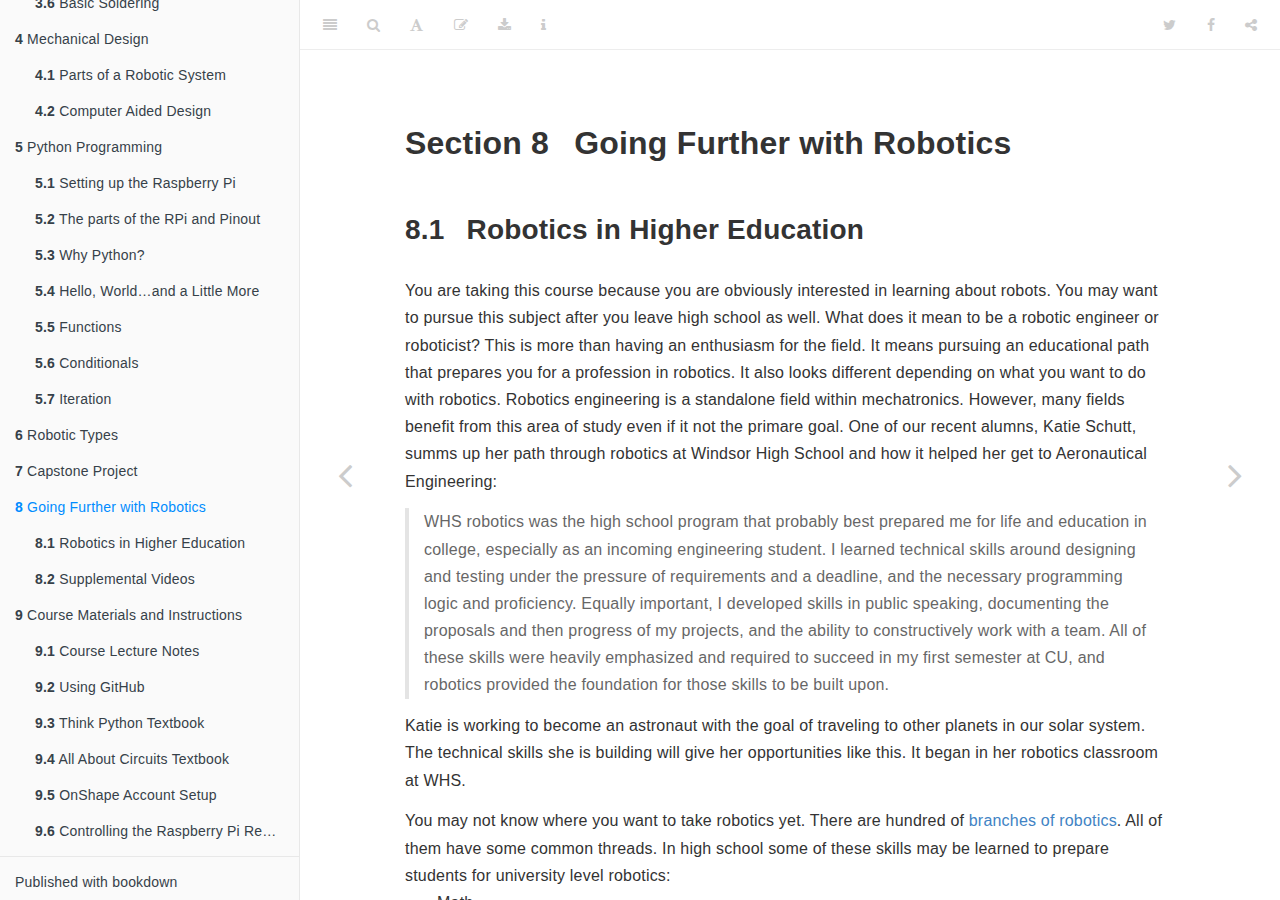
<file: going-further-with-robotics.html>
<!DOCTYPE html>
<html lang="" xml:lang="">
<head>

  <meta charset="utf-8" />
  <meta http-equiv="X-UA-Compatible" content="IE=edge" />
  <title>Section 8 Going Further with Robotics | Robotics Engineering</title>
  <meta name="description" content="During your particpation in the Robotics Engineering Course here at Windsor High School, you will use this online book as a guide through the content." />
  <meta name="generator" content="bookdown 0.20 and GitBook 2.6.7" />

  <meta property="og:title" content="Section 8 Going Further with Robotics | Robotics Engineering" />
  <meta property="og:type" content="book" />
  
  
  <meta property="og:description" content="During your particpation in the Robotics Engineering Course here at Windsor High School, you will use this online book as a guide through the content." />
  <meta name="github-repo" content="rstudio/bookdown-demo" />

  <meta name="twitter:card" content="summary" />
  <meta name="twitter:title" content="Section 8 Going Further with Robotics | Robotics Engineering" />
  
  <meta name="twitter:description" content="During your particpation in the Robotics Engineering Course here at Windsor High School, you will use this online book as a guide through the content." />
  

<meta name="author" content="Steve Cline" />


<meta name="date" content="2020-09-24" />

  <meta name="viewport" content="width=device-width, initial-scale=1" />
  <meta name="apple-mobile-web-app-capable" content="yes" />
  <meta name="apple-mobile-web-app-status-bar-style" content="black" />
  
  
<link rel="prev" href="capstone-project.html"/>
<link rel="next" href="course-materials-and-instructions.html"/>
<script src="libs/jquery-2.2.3/jquery.min.js"></script>
<link href="libs/gitbook-2.6.7/css/style.css" rel="stylesheet" />
<link href="libs/gitbook-2.6.7/css/plugin-table.css" rel="stylesheet" />
<link href="libs/gitbook-2.6.7/css/plugin-bookdown.css" rel="stylesheet" />
<link href="libs/gitbook-2.6.7/css/plugin-highlight.css" rel="stylesheet" />
<link href="libs/gitbook-2.6.7/css/plugin-search.css" rel="stylesheet" />
<link href="libs/gitbook-2.6.7/css/plugin-fontsettings.css" rel="stylesheet" />
<link href="libs/gitbook-2.6.7/css/plugin-clipboard.css" rel="stylesheet" />












<link rel="stylesheet" href="style.css" type="text/css" />
</head>

<body>



  <div class="book without-animation with-summary font-size-2 font-family-1" data-basepath=".">

    <div class="book-summary">
      <nav role="navigation">

<ul class="summary">
<div>  </div>
<img src="WHSROBO.png" style="width:230px;height:260px;" class="center">

<li class="divider"></li>
<li class="chapter" data-level="1" data-path="index.html"><a href="index.html"><i class="fa fa-check"></i><b>1</b> Prerequisites</a></li>
<li class="chapter" data-level="2" data-path="intro.html"><a href="intro.html"><i class="fa fa-check"></i><b>2</b> Introduction</a><ul>
<li class="chapter" data-level="2.1" data-path="intro.html"><a href="intro.html#a-brief-overview-of-the-course"><i class="fa fa-check"></i><b>2.1</b> A brief Overview of the Course</a></li>
<li class="chapter" data-level="2.2" data-path="intro.html"><a href="intro.html#history-of-robotics"><i class="fa fa-check"></i><b>2.2</b> History of Robotics</a></li>
</ul></li>
<li class="chapter" data-level="3" data-path="electrical-concepts.html"><a href="electrical-concepts.html"><i class="fa fa-check"></i><b>3</b> Electrical Concepts</a><ul>
<li class="chapter" data-level="3.1" data-path="electrical-concepts.html"><a href="electrical-concepts.html#circuits"><i class="fa fa-check"></i><b>3.1</b> Circuits</a></li>
<li class="chapter" data-level="3.2" data-path="electrical-concepts.html"><a href="electrical-concepts.html#voltage-and-current"><i class="fa fa-check"></i><b>3.2</b> Voltage and Current</a></li>
<li class="chapter" data-level="3.3" data-path="electrical-concepts.html"><a href="electrical-concepts.html#resistance"><i class="fa fa-check"></i><b>3.3</b> Resistance</a></li>
<li class="chapter" data-level="3.4" data-path="electrical-concepts.html"><a href="electrical-concepts.html#ohms-law"><i class="fa fa-check"></i><b>3.4</b> Ohm’s Law</a></li>
<li class="chapter" data-level="3.5" data-path="electrical-concepts.html"><a href="electrical-concepts.html#using-a-digital-multimeter"><i class="fa fa-check"></i><b>3.5</b> Using a Digital Multimeter</a></li>
<li class="chapter" data-level="3.6" data-path="electrical-concepts.html"><a href="electrical-concepts.html#basic-soldering"><i class="fa fa-check"></i><b>3.6</b> Basic Soldering</a></li>
</ul></li>
<li class="chapter" data-level="4" data-path="mechanical-design.html"><a href="mechanical-design.html"><i class="fa fa-check"></i><b>4</b> Mechanical Design</a><ul>
<li class="chapter" data-level="4.1" data-path="mechanical-design.html"><a href="mechanical-design.html#parts-of-a-robotic-system"><i class="fa fa-check"></i><b>4.1</b> Parts of a Robotic System</a><ul>
<li class="chapter" data-level="4.1.1" data-path="mechanical-design.html"><a href="mechanical-design.html#power-supply"><i class="fa fa-check"></i><b>4.1.1</b> Power Supply</a></li>
<li class="chapter" data-level="4.1.2" data-path="mechanical-design.html"><a href="mechanical-design.html#actuators"><i class="fa fa-check"></i><b>4.1.2</b> Actuators</a></li>
<li class="chapter" data-level="4.1.3" data-path="mechanical-design.html"><a href="mechanical-design.html#sensors"><i class="fa fa-check"></i><b>4.1.3</b> Sensors</a></li>
<li class="chapter" data-level="4.1.4" data-path="mechanical-design.html"><a href="mechanical-design.html#microprocessors"><i class="fa fa-check"></i><b>4.1.4</b> Microprocessors</a></li>
<li class="chapter" data-level="4.1.5" data-path="mechanical-design.html"><a href="mechanical-design.html#structural-parts"><i class="fa fa-check"></i><b>4.1.5</b> Structural Parts</a></li>
</ul></li>
<li class="chapter" data-level="4.2" data-path="mechanical-design.html"><a href="mechanical-design.html#computer-aided-design"><i class="fa fa-check"></i><b>4.2</b> Computer Aided Design</a></li>
</ul></li>
<li class="chapter" data-level="5" data-path="python-programming.html"><a href="python-programming.html"><i class="fa fa-check"></i><b>5</b> Python Programming</a><ul>
<li class="chapter" data-level="5.1" data-path="python-programming.html"><a href="python-programming.html#setting-up-the-raspberry-pi"><i class="fa fa-check"></i><b>5.1</b> Setting up the Raspberry Pi</a><ul>
<li class="chapter" data-level="5.1.1" data-path="python-programming.html"><a href="python-programming.html#putting-the-pi-together"><i class="fa fa-check"></i><b>5.1.1</b> Putting the Pi Together</a></li>
<li class="chapter" data-level="5.1.2" data-path="python-programming.html"><a href="python-programming.html#controlling-the-pi-with-ssh"><i class="fa fa-check"></i><b>5.1.2</b> Controlling the Pi with SSH</a></li>
</ul></li>
<li class="chapter" data-level="5.2" data-path="python-programming.html"><a href="python-programming.html#the-parts-of-the-rpi-and-pinout"><i class="fa fa-check"></i><b>5.2</b> The parts of the RPi and Pinout</a></li>
<li class="chapter" data-level="5.3" data-path="python-programming.html"><a href="python-programming.html#why-python"><i class="fa fa-check"></i><b>5.3</b> Why Python?</a></li>
<li class="chapter" data-level="5.4" data-path="python-programming.html"><a href="python-programming.html#hello-worldand-a-little-more"><i class="fa fa-check"></i><b>5.4</b> Hello, World…and a Little More</a></li>
<li class="chapter" data-level="5.5" data-path="python-programming.html"><a href="python-programming.html#functions"><i class="fa fa-check"></i><b>5.5</b> Functions</a></li>
<li class="chapter" data-level="5.6" data-path="python-programming.html"><a href="python-programming.html#conditionals"><i class="fa fa-check"></i><b>5.6</b> Conditionals</a></li>
<li class="chapter" data-level="5.7" data-path="python-programming.html"><a href="python-programming.html#iteration"><i class="fa fa-check"></i><b>5.7</b> Iteration</a><ul>
<li class="chapter" data-level="5.7.1" data-path="python-programming.html"><a href="python-programming.html#for-loops"><i class="fa fa-check"></i><b>5.7.1</b> <code>for</code> Loops</a></li>
<li class="chapter" data-level="5.7.2" data-path="python-programming.html"><a href="python-programming.html#while-loops"><i class="fa fa-check"></i><b>5.7.2</b> <code>while</code> Loops</a></li>
</ul></li>
</ul></li>
<li class="chapter" data-level="6" data-path="robotic-types.html"><a href="robotic-types.html"><i class="fa fa-check"></i><b>6</b> Robotic Types</a></li>
<li class="chapter" data-level="7" data-path="capstone-project.html"><a href="capstone-project.html"><i class="fa fa-check"></i><b>7</b> Capstone Project</a></li>
<li class="chapter" data-level="8" data-path="going-further-with-robotics.html"><a href="going-further-with-robotics.html"><i class="fa fa-check"></i><b>8</b> Going Further with Robotics</a><ul>
<li class="chapter" data-level="8.1" data-path="going-further-with-robotics.html"><a href="going-further-with-robotics.html#robotics-in-higher-education"><i class="fa fa-check"></i><b>8.1</b> Robotics in Higher Education</a></li>
<li class="chapter" data-level="8.2" data-path="going-further-with-robotics.html"><a href="going-further-with-robotics.html#supplemental-videos"><i class="fa fa-check"></i><b>8.2</b> Supplemental Videos</a></li>
</ul></li>
<li class="chapter" data-level="9" data-path="course-materials-and-instructions.html"><a href="course-materials-and-instructions.html"><i class="fa fa-check"></i><b>9</b> Course Materials and Instructions</a><ul>
<li class="chapter" data-level="9.1" data-path="course-materials-and-instructions.html"><a href="course-materials-and-instructions.html#course-lecture-notes"><i class="fa fa-check"></i><b>9.1</b> Course Lecture Notes</a><ul>
<li class="chapter" data-level="9.1.1" data-path="course-materials-and-instructions.html"><a href="course-materials-and-instructions.html#introduction"><i class="fa fa-check"></i><b>9.1.1</b> Introduction</a></li>
<li class="chapter" data-level="9.1.2" data-path="course-materials-and-instructions.html"><a href="course-materials-and-instructions.html#electronics"><i class="fa fa-check"></i><b>9.1.2</b> Electronics</a></li>
<li class="chapter" data-level="9.1.3" data-path="course-materials-and-instructions.html"><a href="course-materials-and-instructions.html#programming"><i class="fa fa-check"></i><b>9.1.3</b> Programming</a></li>
<li class="chapter" data-level="9.1.4" data-path="course-materials-and-instructions.html"><a href="course-materials-and-instructions.html#robotics-concepts"><i class="fa fa-check"></i><b>9.1.4</b> Robotics Concepts</a></li>
</ul></li>
<li class="chapter" data-level="9.2" data-path="course-materials-and-instructions.html"><a href="course-materials-and-instructions.html#using-github"><i class="fa fa-check"></i><b>9.2</b> Using GitHub</a></li>
<li class="chapter" data-level="9.3" data-path="course-materials-and-instructions.html"><a href="course-materials-and-instructions.html#think-python-textbook"><i class="fa fa-check"></i><b>9.3</b> Think Python Textbook</a></li>
<li class="chapter" data-level="9.4" data-path="course-materials-and-instructions.html"><a href="course-materials-and-instructions.html#all-about-circuits-textbook"><i class="fa fa-check"></i><b>9.4</b> All About Circuits Textbook</a></li>
<li class="chapter" data-level="9.5" data-path="course-materials-and-instructions.html"><a href="course-materials-and-instructions.html#onshape-account-setup"><i class="fa fa-check"></i><b>9.5</b> OnShape Account Setup</a></li>
<li class="chapter" data-level="9.6" data-path="course-materials-and-instructions.html"><a href="course-materials-and-instructions.html#controlling-the-raspberry-pi-remotely"><i class="fa fa-check"></i><b>9.6</b> Controlling the Raspberry Pi Remotely</a><ul>
<li class="chapter" data-level="9.6.1" data-path="course-materials-and-instructions.html"><a href="course-materials-and-instructions.html#setting-up-ssh-for-windows"><i class="fa fa-check"></i><b>9.6.1</b> Setting up SSH for Windows</a></li>
<li class="chapter" data-level="9.6.2" data-path="course-materials-and-instructions.html"><a href="course-materials-and-instructions.html#setting-up-ssh-for-mac-or-linux"><i class="fa fa-check"></i><b>9.6.2</b> Setting up SSH for Mac or Linux</a></li>
</ul></li>
</ul></li>
<li class="divider"></li>
<li><a href="https://github.com/rstudio/bookdown" target="blank">Published with bookdown</a></li>

</ul>

      </nav>
    </div>

    <div class="book-body">
      <div class="body-inner">
        <div class="book-header" role="navigation">
          <h1>
            <i class="fa fa-circle-o-notch fa-spin"></i><a href="./">Robotics Engineering</a>
          </h1>
        </div>

        <div class="page-wrapper" tabindex="-1" role="main">
          <div class="page-inner">

            <section class="normal" id="section-">
<div id="going-further-with-robotics" class="section level1">
<h1><span class="header-section-number">Section 8</span> Going Further with Robotics</h1>
<div id="robotics-in-higher-education" class="section level2">
<h2><span class="header-section-number">8.1</span> Robotics in Higher Education</h2>
<p>You are taking this course because you are obviously interested in learning about robots. You may want to pursue this subject after you leave high school as well. What does it mean to be a robotic engineer or roboticist? This is more than having an enthusiasm for the field. It means pursuing an educational path that prepares you for a profession in robotics. It also looks different depending on what you want to do with robotics. Robotics engineering is a standalone field within mechatronics. However, many fields benefit from this area of study even if it not the primare goal. One of our recent alumns, Katie Schutt, summs up her path through robotics at Windsor High School and how it helped her get to Aeronautical Engineering:</p>
<blockquote>
<p>WHS robotics was the high school program that probably best prepared me for life and education in college, especially as an incoming engineering student. I learned technical skills around designing and testing under the pressure of requirements and a deadline, and the necessary programming logic and proficiency. Equally important, I developed skills in public speaking, documenting the proposals and then progress of my projects, and the ability to constructively work with a team. All of these skills were heavily emphasized and required to succeed in my first semester at CU, and robotics provided the foundation for those skills to be built upon.</p>
</blockquote>
<p>Katie is working to become an astronaut with the goal of traveling to other planets in our solar system. The technical skills she is building will give her opportunities like this. It began in her robotics classroom at WHS.</p>
You may not know where you want to take robotics yet. There are hundred of <a href="https://en.wikipedia.org/wiki/Outline_of_robotics#Branches_of_robotics" target ="_blank">branches of robotics</a>. All of them have some common threads. In high school some of these skills may be learned to prepare students for university level robotics:
<ul>
<li>
Math
</li>
<ul>
<li>
Algebra
</li>
<li>
Geometry
</li>
<li>
Trigonometry
</li>
<li>
Calculus
</li>
</ul>
<li>
Physics
</li>
<ul>
<li>
Dynamics
</li>
<li>
Kinematics
</li>
</ul>
<li>
Computer Science
</li>
<ul>
<li>
Programming languages
</li>
<li>
Computation logic
</li>
<li>
Cloud Computing
</li>
</ul>
<li>
Engineering
</li>
<li>
Language Arts
</li>
</ul>
<p>To get on this path be sure to talk to your counselor about your goals. Feel free to ask me about this as well. We have many former students who have pursued this field and are attending colleges all over the United States. An excellent way to learn more is to attend an engineering day at <a href="https://www.engr.colostate.edu/future-students/engineering-exploration-day/" target ="_blank">Colorado State University</a> or <a href="https://www.colorado.edu/engineering/admissions/visit-us#block-bean-block-section-prospective-even-0" target ="_blank">the University of Colorado in Boulder</a>. Most high school students find that a visit to campus makes the potential college experience more attainable and realistic.</p>
</div>
<div id="supplemental-videos" class="section level2">
<h2><span class="header-section-number">8.2</span> Supplemental Videos</h2>
<caption>
<h3>
The Genius of George Boole
</h3>
</caption>
<iframe width="420" height="315" src="https://www.youtube.com/embed/Hljir_TyTEw">
</iframe>
<p><br></p>
<caption>
<h3>
Shakey:Experiments in Robotic Planning and Learning (1972)
</h3>
</caption>
<iframe width="420" height="315" src="https://www.youtube.com/embed/GmU7SimFkpU">
</iframe>
<p><br></p>
<caption>
<h3>
BBC Documentary - Hyper Evolution : Rise Of The Robots (Part 1)
</h3>
</caption>
<iframe width="420" height="315" src="https://www.youtube.com/embed/hRuBZLe8vfs">
</iframe>
<p><br></p>
<caption>
<h3>
BBC Documentary - Hyper Evolution : Rise Of The Robots (Part 2)
</h3>
</caption>
<iframe width="420" height="315" src="https://www.youtube.com/embed/9SA2WLDB65A">
</iframe>
<p><br></p>
<caption>
<h3>
BBC Documentary - Hyper Evolution : Rise Of The Robots (Part 3)
</h3>
</caption>
<iframe width="420" height="315" src="https://www.youtube.com/embed/D22UOL-ncgw">
</iframe>
<p><br></p>
<caption>
<h3>
Robots that fly … and cooperate | Vijay Kumar
</h3>
</caption>
<iframe width="420" height="315" src="https://www.youtube.com/embed/4ErEBkj_3PY">
</iframe>
<p><br></p>

</div>
</div>
            </section>

          </div>
        </div>
      </div>
<a href="capstone-project.html" class="navigation navigation-prev " aria-label="Previous page"><i class="fa fa-angle-left"></i></a>
<a href="course-materials-and-instructions.html" class="navigation navigation-next " aria-label="Next page"><i class="fa fa-angle-right"></i></a>
    </div>
  </div>
<script src="libs/gitbook-2.6.7/js/app.min.js"></script>
<script src="libs/gitbook-2.6.7/js/lunr.js"></script>
<script src="libs/gitbook-2.6.7/js/clipboard.min.js"></script>
<script src="libs/gitbook-2.6.7/js/plugin-search.js"></script>
<script src="libs/gitbook-2.6.7/js/plugin-sharing.js"></script>
<script src="libs/gitbook-2.6.7/js/plugin-fontsettings.js"></script>
<script src="libs/gitbook-2.6.7/js/plugin-bookdown.js"></script>
<script src="libs/gitbook-2.6.7/js/jquery.highlight.js"></script>
<script src="libs/gitbook-2.6.7/js/plugin-clipboard.js"></script>
<script>
gitbook.require(["gitbook"], function(gitbook) {
gitbook.start({
"sharing": {
"github": false,
"facebook": true,
"twitter": true,
"linkedin": false,
"weibo": false,
"instapaper": false,
"vk": false,
"all": ["facebook", "twitter", "linkedin", "weibo", "instapaper"]
},
"fontsettings": {
"theme": "white",
"family": "sans",
"size": 2
},
"edit": {
"link": "https://github.com/rstudio/bookdown-demo/edit/master/07-further.Rmd",
"text": "Edit"
},
"history": {
"link": null,
"text": null
},
"view": {
"link": null,
"text": null
},
"download": ["Robotics_Engineering.pdf", "Robotics_Engineering.epub"],
"toc": {
"collapse": "subsection"
}
});
});
</script>

<!-- dynamically load mathjax for compatibility with self-contained -->
<script>
  (function () {
    var script = document.createElement("script");
    script.type = "text/javascript";
    var src = "true";
    if (src === "" || src === "true") src = "https://mathjax.rstudio.com/latest/MathJax.js?config=TeX-MML-AM_CHTML";
    if (location.protocol !== "file:")
      if (/^https?:/.test(src))
        src = src.replace(/^https?:/, '');
    script.src = src;
    document.getElementsByTagName("head")[0].appendChild(script);
  })();
</script>
</body>

</html>
</file>
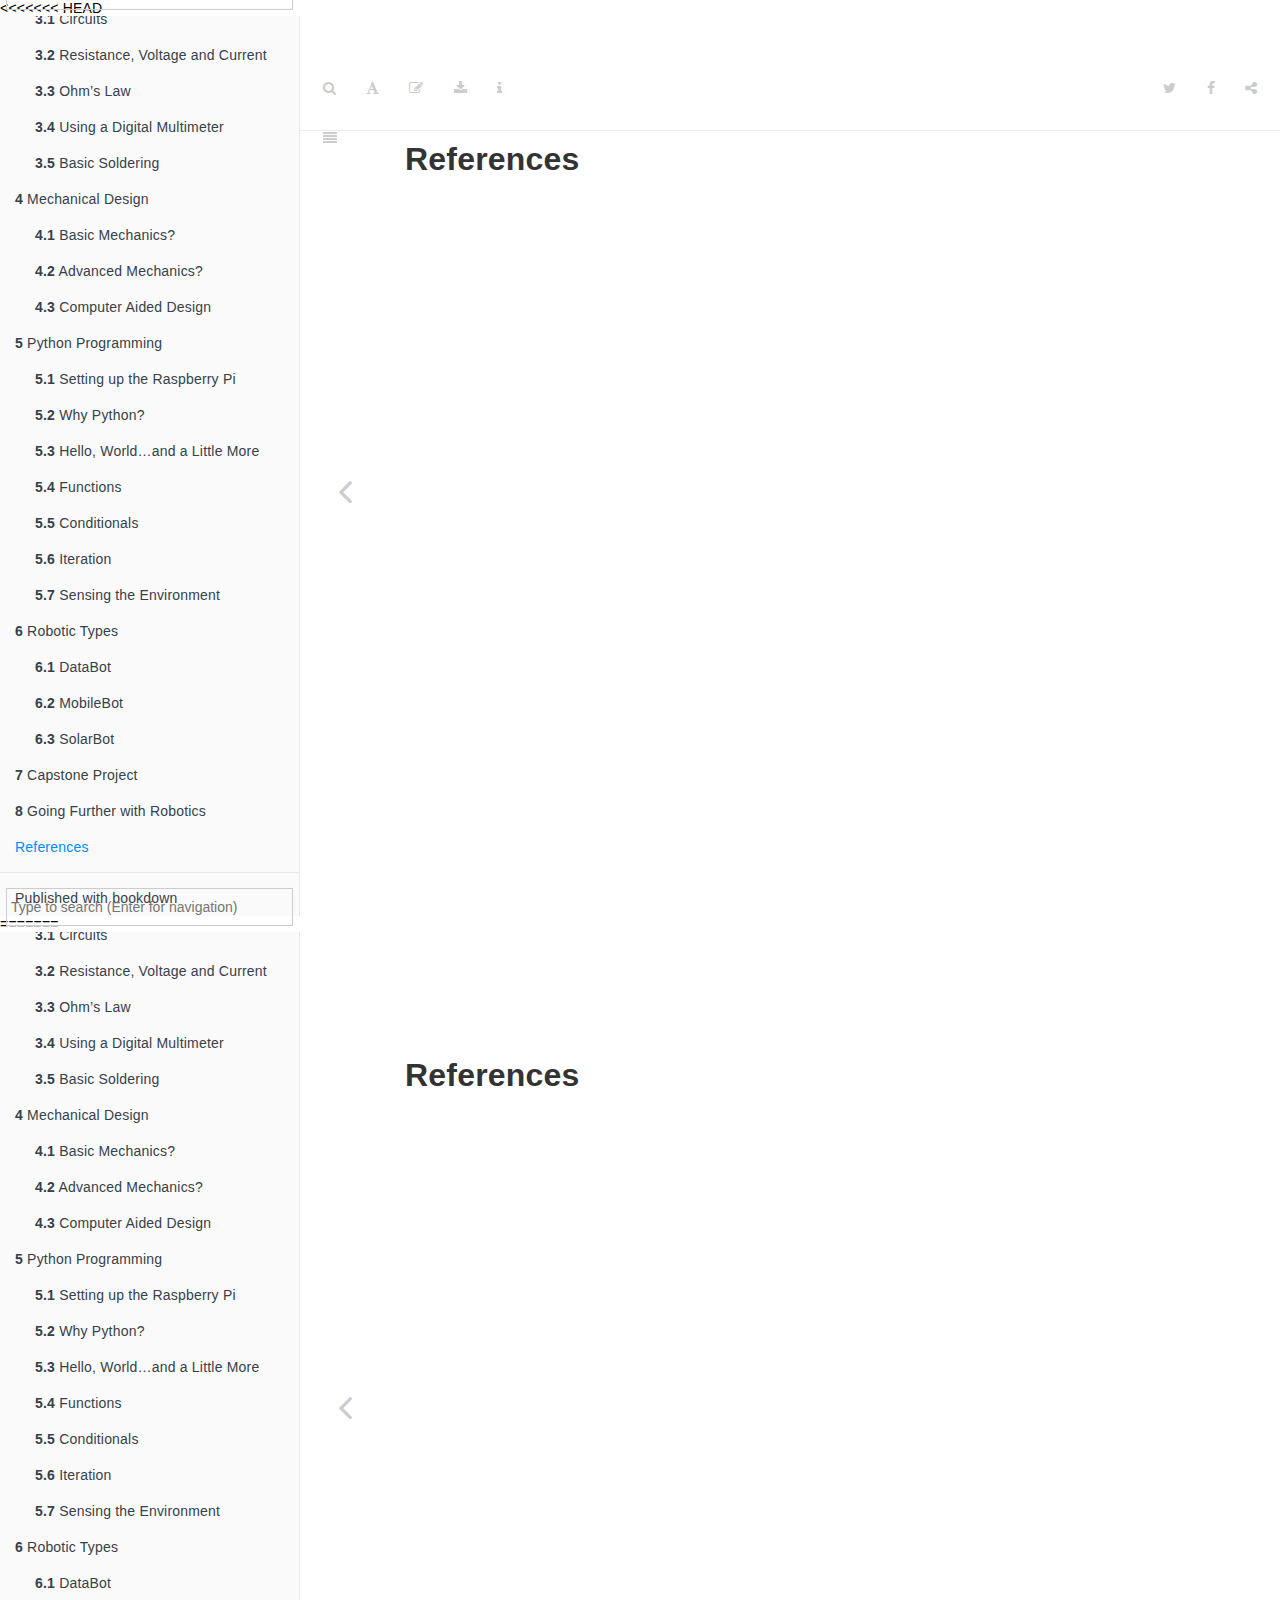
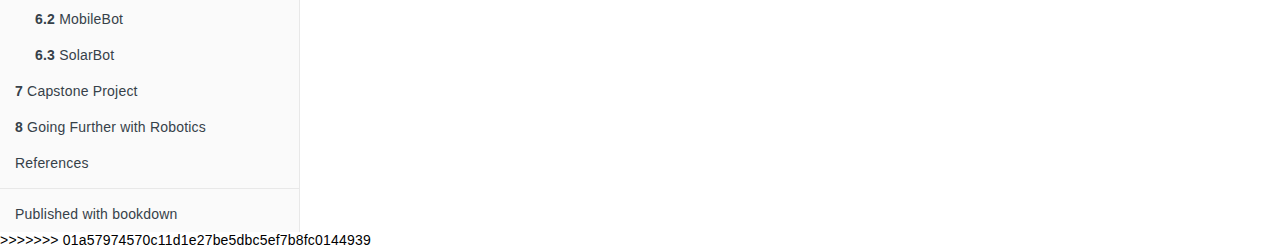
<file: references.html>
<<<<<<< HEAD
<!DOCTYPE html>
<html lang="" xml:lang="">
<head>

  <meta charset="utf-8" />
  <meta http-equiv="X-UA-Compatible" content="IE=edge" />
  <title>References | Robotics Engineering</title>
  <meta name="description" content="During your particpation in the Robotics Engineering Course here at Windsor High School, you will use this online book as a guide through the content." />
  <meta name="generator" content="bookdown 0.19 and GitBook 2.6.7" />

  <meta property="og:title" content="References | Robotics Engineering" />
  <meta property="og:type" content="book" />
  
  
  <meta property="og:description" content="During your particpation in the Robotics Engineering Course here at Windsor High School, you will use this online book as a guide through the content." />
  <meta name="github-repo" content="rstudio/bookdown-demo" />

  <meta name="twitter:card" content="summary" />
  <meta name="twitter:title" content="References | Robotics Engineering" />
  
  <meta name="twitter:description" content="During your particpation in the Robotics Engineering Course here at Windsor High School, you will use this online book as a guide through the content." />
  

<meta name="author" content="Steve Cline" />


<meta name="date" content="2020-05-26" />

  <meta name="viewport" content="width=device-width, initial-scale=1" />
  <meta name="apple-mobile-web-app-capable" content="yes" />
  <meta name="apple-mobile-web-app-status-bar-style" content="black" />
  
  
<link rel="prev" href="going-further-with-robotics.html"/>

<script src="libs/jquery-2.2.3/jquery.min.js"></script>
<link href="libs/gitbook-2.6.7/css/style.css" rel="stylesheet" />
<link href="libs/gitbook-2.6.7/css/plugin-table.css" rel="stylesheet" />
<link href="libs/gitbook-2.6.7/css/plugin-bookdown.css" rel="stylesheet" />
<link href="libs/gitbook-2.6.7/css/plugin-highlight.css" rel="stylesheet" />
<link href="libs/gitbook-2.6.7/css/plugin-search.css" rel="stylesheet" />
<link href="libs/gitbook-2.6.7/css/plugin-fontsettings.css" rel="stylesheet" />
<link href="libs/gitbook-2.6.7/css/plugin-clipboard.css" rel="stylesheet" />












<link rel="stylesheet" href="style.css" type="text/css" />
</head>

<body>



  <div class="book without-animation with-summary font-size-2 font-family-1" data-basepath=".">

    <div class="book-summary">
      <nav role="navigation">

<ul class="summary">
<div>  </div>
<img src="WHSROBO.png" style="width:230px;height:260px;" class="center">

<li class="divider"></li>
<li class="chapter" data-level="1" data-path="index.html"><a href="index.html"><i class="fa fa-check"></i><b>1</b> Prerequisites</a></li>
<li class="chapter" data-level="2" data-path="intro.html"><a href="intro.html"><i class="fa fa-check"></i><b>2</b> Introduction</a></li>
<li class="chapter" data-level="3" data-path="electrical-concepts.html"><a href="electrical-concepts.html"><i class="fa fa-check"></i><b>3</b> Electrical Concepts</a><ul>
<li class="chapter" data-level="3.1" data-path="electrical-concepts.html"><a href="electrical-concepts.html#circuits"><i class="fa fa-check"></i><b>3.1</b> Circuits</a></li>
<li class="chapter" data-level="3.2" data-path="electrical-concepts.html"><a href="electrical-concepts.html#resistance-voltage-and-current"><i class="fa fa-check"></i><b>3.2</b> Resistance, Voltage and Current</a></li>
<li class="chapter" data-level="3.3" data-path="electrical-concepts.html"><a href="electrical-concepts.html#ohms-law"><i class="fa fa-check"></i><b>3.3</b> Ohm’s Law</a></li>
<li class="chapter" data-level="3.4" data-path="electrical-concepts.html"><a href="electrical-concepts.html#using-a-digital-multimeter"><i class="fa fa-check"></i><b>3.4</b> Using a Digital Multimeter</a></li>
<li class="chapter" data-level="3.5" data-path="electrical-concepts.html"><a href="electrical-concepts.html#basic-soldering"><i class="fa fa-check"></i><b>3.5</b> Basic Soldering</a></li>
</ul></li>
<li class="chapter" data-level="4" data-path="mechanical-design.html"><a href="mechanical-design.html"><i class="fa fa-check"></i><b>4</b> Mechanical Design</a><ul>
<li class="chapter" data-level="4.1" data-path="mechanical-design.html"><a href="mechanical-design.html#basic-mechanics"><i class="fa fa-check"></i><b>4.1</b> Basic Mechanics?</a></li>
<li class="chapter" data-level="4.2" data-path="mechanical-design.html"><a href="mechanical-design.html#advanced-mechanics"><i class="fa fa-check"></i><b>4.2</b> Advanced Mechanics?</a></li>
<li class="chapter" data-level="4.3" data-path="mechanical-design.html"><a href="mechanical-design.html#computer-aided-design"><i class="fa fa-check"></i><b>4.3</b> Computer Aided Design</a></li>
</ul></li>
<li class="chapter" data-level="5" data-path="python-programming.html"><a href="python-programming.html"><i class="fa fa-check"></i><b>5</b> Python Programming</a><ul>
<li class="chapter" data-level="5.1" data-path="python-programming.html"><a href="python-programming.html#setting-up-the-raspberry-pi"><i class="fa fa-check"></i><b>5.1</b> Setting up the Raspberry Pi</a></li>
<li class="chapter" data-level="5.2" data-path="python-programming.html"><a href="python-programming.html#why-python"><i class="fa fa-check"></i><b>5.2</b> Why Python?</a></li>
<li class="chapter" data-level="5.3" data-path="python-programming.html"><a href="python-programming.html#hello-worldand-a-little-more"><i class="fa fa-check"></i><b>5.3</b> Hello, World…and a Little More</a></li>
<li class="chapter" data-level="5.4" data-path="python-programming.html"><a href="python-programming.html#functions"><i class="fa fa-check"></i><b>5.4</b> Functions</a></li>
<li class="chapter" data-level="5.5" data-path="python-programming.html"><a href="python-programming.html#conditionals"><i class="fa fa-check"></i><b>5.5</b> Conditionals</a></li>
<li class="chapter" data-level="5.6" data-path="python-programming.html"><a href="python-programming.html#iteration"><i class="fa fa-check"></i><b>5.6</b> Iteration</a></li>
<li class="chapter" data-level="5.7" data-path="python-programming.html"><a href="python-programming.html#sensing-the-environment"><i class="fa fa-check"></i><b>5.7</b> Sensing the Environment</a></li>
</ul></li>
<li class="chapter" data-level="6" data-path="robotic-types.html"><a href="robotic-types.html"><i class="fa fa-check"></i><b>6</b> Robotic Types</a><ul>
<li class="chapter" data-level="6.1" data-path="robotic-types.html"><a href="robotic-types.html#databot"><i class="fa fa-check"></i><b>6.1</b> DataBot</a></li>
<li class="chapter" data-level="6.2" data-path="robotic-types.html"><a href="robotic-types.html#mobilebot"><i class="fa fa-check"></i><b>6.2</b> MobileBot</a></li>
<li class="chapter" data-level="6.3" data-path="robotic-types.html"><a href="robotic-types.html#solarbot"><i class="fa fa-check"></i><b>6.3</b> SolarBot</a></li>
</ul></li>
<li class="chapter" data-level="7" data-path="capstone-project.html"><a href="capstone-project.html"><i class="fa fa-check"></i><b>7</b> Capstone Project</a></li>
<li class="chapter" data-level="8" data-path="going-further-with-robotics.html"><a href="going-further-with-robotics.html"><i class="fa fa-check"></i><b>8</b> Going Further with Robotics</a></li>
<li class="chapter" data-level="" data-path="references.html"><a href="references.html"><i class="fa fa-check"></i>References</a></li>
<li class="divider"></li>
<li><a href="https://github.com/rstudio/bookdown" target="blank">Published with bookdown</a></li>

</ul>

      </nav>
    </div>

    <div class="book-body">
      <div class="body-inner">
        <div class="book-header" role="navigation">
          <h1>
            <i class="fa fa-circle-o-notch fa-spin"></i><a href="./">Robotics Engineering</a>
          </h1>
        </div>

        <div class="page-wrapper" tabindex="-1" role="main">
          <div class="page-inner">

            <section class="normal" id="section-">
<div id="references" class="section level1 unnumbered">
<h1>References</h1>

</div>
            </section>

          </div>
        </div>
      </div>
<a href="going-further-with-robotics.html" class="navigation navigation-prev navigation-unique" aria-label="Previous page"><i class="fa fa-angle-left"></i></a>

    </div>
  </div>
<script src="libs/gitbook-2.6.7/js/app.min.js"></script>
<script src="libs/gitbook-2.6.7/js/lunr.js"></script>
<script src="libs/gitbook-2.6.7/js/clipboard.min.js"></script>
<script src="libs/gitbook-2.6.7/js/plugin-search.js"></script>
<script src="libs/gitbook-2.6.7/js/plugin-sharing.js"></script>
<script src="libs/gitbook-2.6.7/js/plugin-fontsettings.js"></script>
<script src="libs/gitbook-2.6.7/js/plugin-bookdown.js"></script>
<script src="libs/gitbook-2.6.7/js/jquery.highlight.js"></script>
<script src="libs/gitbook-2.6.7/js/plugin-clipboard.js"></script>
<script>
gitbook.require(["gitbook"], function(gitbook) {
gitbook.start({
"sharing": {
"github": false,
"facebook": true,
"twitter": true,
"linkedin": false,
"weibo": false,
"instapaper": false,
"vk": false,
"all": ["facebook", "twitter", "linkedin", "weibo", "instapaper"]
},
"fontsettings": {
"theme": "white",
"family": "sans",
"size": 2
},
"edit": {
"link": "https://github.com/rstudio/bookdown-demo/edit/master/08-references.Rmd",
"text": "Edit"
},
"history": {
"link": null,
"text": null
},
"view": {
"link": null,
"text": null
},
"download": ["Robotics_Engineering.pdf", "Robotics_Engineering.epub"],
"toc": {
"collapse": "subsection"
}
});
});
</script>

</body>

</html>
=======
<!DOCTYPE html>
<html lang="" xml:lang="">
<head>

  <meta charset="utf-8" />
  <meta http-equiv="X-UA-Compatible" content="IE=edge" />
  <title>References | Robotics Engineering</title>
  <meta name="description" content="During your particpation in the Robotics Engineering Course here at Windsor High School, you will use this online book as a guide through the content." />
  <meta name="generator" content="bookdown 0.19 and GitBook 2.6.7" />

  <meta property="og:title" content="References | Robotics Engineering" />
  <meta property="og:type" content="book" />
  
  
  <meta property="og:description" content="During your particpation in the Robotics Engineering Course here at Windsor High School, you will use this online book as a guide through the content." />
  <meta name="github-repo" content="rstudio/bookdown-demo" />

  <meta name="twitter:card" content="summary" />
  <meta name="twitter:title" content="References | Robotics Engineering" />
  
  <meta name="twitter:description" content="During your particpation in the Robotics Engineering Course here at Windsor High School, you will use this online book as a guide through the content." />
  

<meta name="author" content="Steve Cline" />


<meta name="date" content="2020-05-26" />

  <meta name="viewport" content="width=device-width, initial-scale=1" />
  <meta name="apple-mobile-web-app-capable" content="yes" />
  <meta name="apple-mobile-web-app-status-bar-style" content="black" />
  
  
<link rel="prev" href="going-further-with-robotics.html"/>

<script src="libs/jquery-2.2.3/jquery.min.js"></script>
<link href="libs/gitbook-2.6.7/css/style.css" rel="stylesheet" />
<link href="libs/gitbook-2.6.7/css/plugin-table.css" rel="stylesheet" />
<link href="libs/gitbook-2.6.7/css/plugin-bookdown.css" rel="stylesheet" />
<link href="libs/gitbook-2.6.7/css/plugin-highlight.css" rel="stylesheet" />
<link href="libs/gitbook-2.6.7/css/plugin-search.css" rel="stylesheet" />
<link href="libs/gitbook-2.6.7/css/plugin-fontsettings.css" rel="stylesheet" />
<link href="libs/gitbook-2.6.7/css/plugin-clipboard.css" rel="stylesheet" />












<link rel="stylesheet" href="style.css" type="text/css" />
</head>

<body>



  <div class="book without-animation with-summary font-size-2 font-family-1" data-basepath=".">

    <div class="book-summary">
      <nav role="navigation">

<ul class="summary">
<div>  </div>
<img src="WHSROBO.png" style="width:230px;height:260px;" class="center">

<li class="divider"></li>
<li class="chapter" data-level="1" data-path="index.html"><a href="index.html"><i class="fa fa-check"></i><b>1</b> Prerequisites</a></li>
<li class="chapter" data-level="2" data-path="intro.html"><a href="intro.html"><i class="fa fa-check"></i><b>2</b> Introduction</a></li>
<li class="chapter" data-level="3" data-path="electrical-concepts.html"><a href="electrical-concepts.html"><i class="fa fa-check"></i><b>3</b> Electrical Concepts</a><ul>
<li class="chapter" data-level="3.1" data-path="electrical-concepts.html"><a href="electrical-concepts.html#circuits"><i class="fa fa-check"></i><b>3.1</b> Circuits</a></li>
<li class="chapter" data-level="3.2" data-path="electrical-concepts.html"><a href="electrical-concepts.html#resistance-voltage-and-current"><i class="fa fa-check"></i><b>3.2</b> Resistance, Voltage and Current</a></li>
<li class="chapter" data-level="3.3" data-path="electrical-concepts.html"><a href="electrical-concepts.html#ohms-law"><i class="fa fa-check"></i><b>3.3</b> Ohm’s Law</a></li>
<li class="chapter" data-level="3.4" data-path="electrical-concepts.html"><a href="electrical-concepts.html#using-a-digital-multimeter"><i class="fa fa-check"></i><b>3.4</b> Using a Digital Multimeter</a></li>
<li class="chapter" data-level="3.5" data-path="electrical-concepts.html"><a href="electrical-concepts.html#basic-soldering"><i class="fa fa-check"></i><b>3.5</b> Basic Soldering</a></li>
</ul></li>
<li class="chapter" data-level="4" data-path="mechanical-design.html"><a href="mechanical-design.html"><i class="fa fa-check"></i><b>4</b> Mechanical Design</a><ul>
<li class="chapter" data-level="4.1" data-path="mechanical-design.html"><a href="mechanical-design.html#basic-mechanics"><i class="fa fa-check"></i><b>4.1</b> Basic Mechanics?</a></li>
<li class="chapter" data-level="4.2" data-path="mechanical-design.html"><a href="mechanical-design.html#advanced-mechanics"><i class="fa fa-check"></i><b>4.2</b> Advanced Mechanics?</a></li>
<li class="chapter" data-level="4.3" data-path="mechanical-design.html"><a href="mechanical-design.html#computer-aided-design"><i class="fa fa-check"></i><b>4.3</b> Computer Aided Design</a></li>
</ul></li>
<li class="chapter" data-level="5" data-path="python-programming.html"><a href="python-programming.html"><i class="fa fa-check"></i><b>5</b> Python Programming</a><ul>
<li class="chapter" data-level="5.1" data-path="python-programming.html"><a href="python-programming.html#setting-up-the-raspberry-pi"><i class="fa fa-check"></i><b>5.1</b> Setting up the Raspberry Pi</a></li>
<li class="chapter" data-level="5.2" data-path="python-programming.html"><a href="python-programming.html#why-python"><i class="fa fa-check"></i><b>5.2</b> Why Python?</a></li>
<li class="chapter" data-level="5.3" data-path="python-programming.html"><a href="python-programming.html#hello-worldand-a-little-more"><i class="fa fa-check"></i><b>5.3</b> Hello, World…and a Little More</a></li>
<li class="chapter" data-level="5.4" data-path="python-programming.html"><a href="python-programming.html#functions"><i class="fa fa-check"></i><b>5.4</b> Functions</a></li>
<li class="chapter" data-level="5.5" data-path="python-programming.html"><a href="python-programming.html#conditionals"><i class="fa fa-check"></i><b>5.5</b> Conditionals</a></li>
<li class="chapter" data-level="5.6" data-path="python-programming.html"><a href="python-programming.html#iteration"><i class="fa fa-check"></i><b>5.6</b> Iteration</a></li>
<li class="chapter" data-level="5.7" data-path="python-programming.html"><a href="python-programming.html#sensing-the-environment"><i class="fa fa-check"></i><b>5.7</b> Sensing the Environment</a></li>
</ul></li>
<li class="chapter" data-level="6" data-path="robotic-types.html"><a href="robotic-types.html"><i class="fa fa-check"></i><b>6</b> Robotic Types</a><ul>
<li class="chapter" data-level="6.1" data-path="robotic-types.html"><a href="robotic-types.html#databot"><i class="fa fa-check"></i><b>6.1</b> DataBot</a></li>
<li class="chapter" data-level="6.2" data-path="robotic-types.html"><a href="robotic-types.html#mobilebot"><i class="fa fa-check"></i><b>6.2</b> MobileBot</a></li>
<li class="chapter" data-level="6.3" data-path="robotic-types.html"><a href="robotic-types.html#solarbot"><i class="fa fa-check"></i><b>6.3</b> SolarBot</a></li>
</ul></li>
<li class="chapter" data-level="7" data-path="capstone-project.html"><a href="capstone-project.html"><i class="fa fa-check"></i><b>7</b> Capstone Project</a></li>
<li class="chapter" data-level="8" data-path="going-further-with-robotics.html"><a href="going-further-with-robotics.html"><i class="fa fa-check"></i><b>8</b> Going Further with Robotics</a></li>
<li class="chapter" data-level="" data-path="references.html"><a href="references.html"><i class="fa fa-check"></i>References</a></li>
<li class="divider"></li>
<li><a href="https://github.com/rstudio/bookdown" target="blank">Published with bookdown</a></li>

</ul>

      </nav>
    </div>

    <div class="book-body">
      <div class="body-inner">
        <div class="book-header" role="navigation">
          <h1>
            <i class="fa fa-circle-o-notch fa-spin"></i><a href="./">Robotics Engineering</a>
          </h1>
        </div>

        <div class="page-wrapper" tabindex="-1" role="main">
          <div class="page-inner">

            <section class="normal" id="section-">
<div id="references" class="section level1 unnumbered">
<h1>References</h1>

</div>
            </section>

          </div>
        </div>
      </div>
<a href="going-further-with-robotics.html" class="navigation navigation-prev navigation-unique" aria-label="Previous page"><i class="fa fa-angle-left"></i></a>

    </div>
  </div>
<script src="libs/gitbook-2.6.7/js/app.min.js"></script>
<script src="libs/gitbook-2.6.7/js/lunr.js"></script>
<script src="libs/gitbook-2.6.7/js/clipboard.min.js"></script>
<script src="libs/gitbook-2.6.7/js/plugin-search.js"></script>
<script src="libs/gitbook-2.6.7/js/plugin-sharing.js"></script>
<script src="libs/gitbook-2.6.7/js/plugin-fontsettings.js"></script>
<script src="libs/gitbook-2.6.7/js/plugin-bookdown.js"></script>
<script src="libs/gitbook-2.6.7/js/jquery.highlight.js"></script>
<script src="libs/gitbook-2.6.7/js/plugin-clipboard.js"></script>
<script>
gitbook.require(["gitbook"], function(gitbook) {
gitbook.start({
"sharing": {
"github": false,
"facebook": true,
"twitter": true,
"linkedin": false,
"weibo": false,
"instapaper": false,
"vk": false,
"all": ["facebook", "twitter", "linkedin", "weibo", "instapaper"]
},
"fontsettings": {
"theme": "white",
"family": "sans",
"size": 2
},
"edit": {
"link": "https://github.com/rstudio/bookdown-demo/edit/master/08-references.Rmd",
"text": "Edit"
},
"history": {
"link": null,
"text": null
},
"view": {
"link": null,
"text": null
},
"download": ["Robotics_Engineering.pdf", "Robotics_Engineering.epub"],
"toc": {
"collapse": "subsection"
}
});
});
</script>

</body>

</html>
>>>>>>> 01a57974570c11d1e27be5dbc5ef7b8fc0144939
</file>
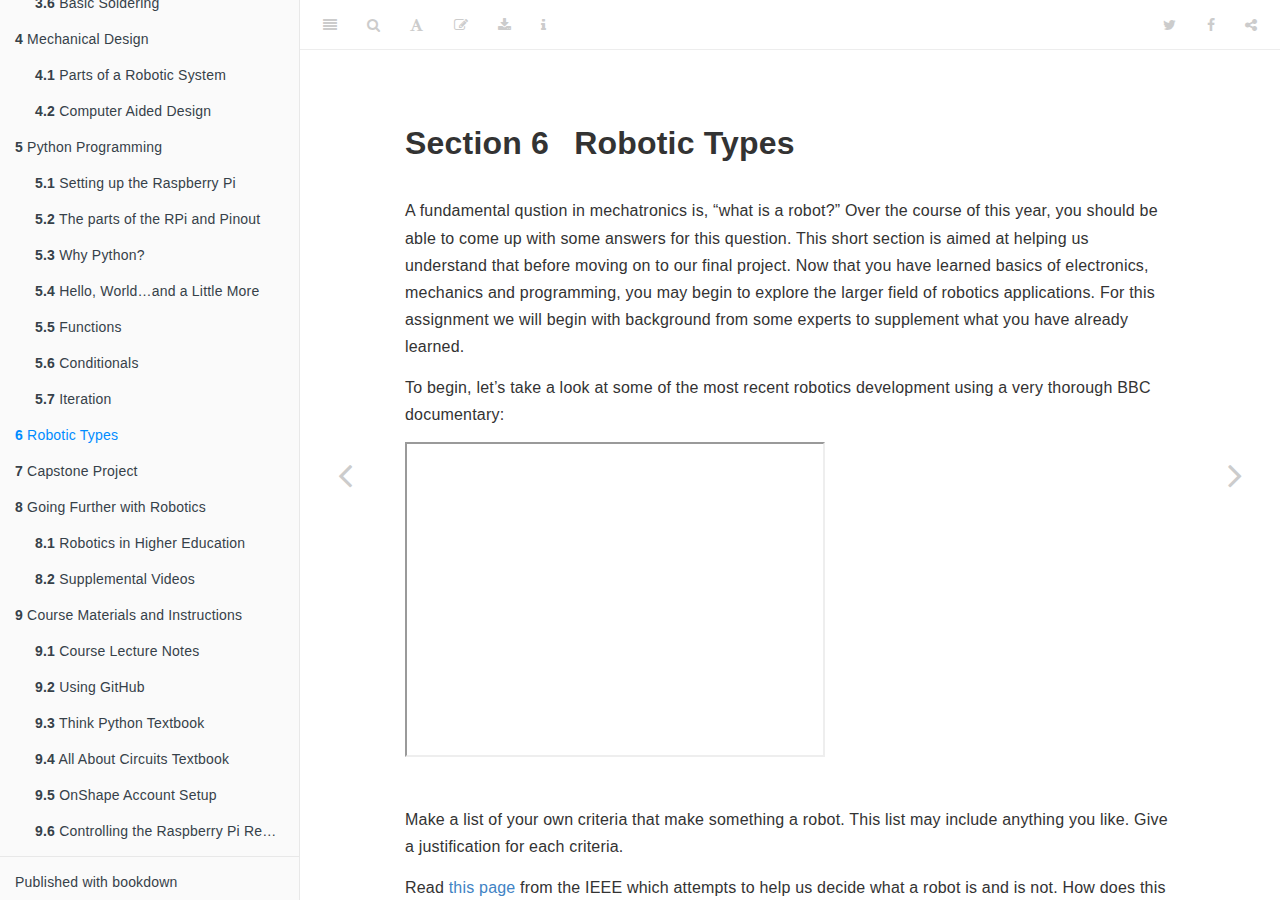
<file: robotic-types.html>
<!DOCTYPE html>
<html lang="" xml:lang="">
<head>

  <meta charset="utf-8" />
  <meta http-equiv="X-UA-Compatible" content="IE=edge" />
  <title>Section 6 Robotic Types | Robotics Engineering</title>
  <meta name="description" content="During your particpation in the Robotics Engineering Course here at Windsor High School, you will use this online book as a guide through the content." />
  <meta name="generator" content="bookdown 0.20 and GitBook 2.6.7" />

  <meta property="og:title" content="Section 6 Robotic Types | Robotics Engineering" />
  <meta property="og:type" content="book" />
  
  
  <meta property="og:description" content="During your particpation in the Robotics Engineering Course here at Windsor High School, you will use this online book as a guide through the content." />
  <meta name="github-repo" content="rstudio/bookdown-demo" />

  <meta name="twitter:card" content="summary" />
  <meta name="twitter:title" content="Section 6 Robotic Types | Robotics Engineering" />
  
  <meta name="twitter:description" content="During your particpation in the Robotics Engineering Course here at Windsor High School, you will use this online book as a guide through the content." />
  

<meta name="author" content="Steve Cline" />


<meta name="date" content="2020-09-24" />

  <meta name="viewport" content="width=device-width, initial-scale=1" />
  <meta name="apple-mobile-web-app-capable" content="yes" />
  <meta name="apple-mobile-web-app-status-bar-style" content="black" />
  
  
<link rel="prev" href="python-programming.html"/>
<link rel="next" href="capstone-project.html"/>
<script src="libs/jquery-2.2.3/jquery.min.js"></script>
<link href="libs/gitbook-2.6.7/css/style.css" rel="stylesheet" />
<link href="libs/gitbook-2.6.7/css/plugin-table.css" rel="stylesheet" />
<link href="libs/gitbook-2.6.7/css/plugin-bookdown.css" rel="stylesheet" />
<link href="libs/gitbook-2.6.7/css/plugin-highlight.css" rel="stylesheet" />
<link href="libs/gitbook-2.6.7/css/plugin-search.css" rel="stylesheet" />
<link href="libs/gitbook-2.6.7/css/plugin-fontsettings.css" rel="stylesheet" />
<link href="libs/gitbook-2.6.7/css/plugin-clipboard.css" rel="stylesheet" />












<link rel="stylesheet" href="style.css" type="text/css" />
</head>

<body>



  <div class="book without-animation with-summary font-size-2 font-family-1" data-basepath=".">

    <div class="book-summary">
      <nav role="navigation">

<ul class="summary">
<div>  </div>
<img src="WHSROBO.png" style="width:230px;height:260px;" class="center">

<li class="divider"></li>
<li class="chapter" data-level="1" data-path="index.html"><a href="index.html"><i class="fa fa-check"></i><b>1</b> Prerequisites</a></li>
<li class="chapter" data-level="2" data-path="intro.html"><a href="intro.html"><i class="fa fa-check"></i><b>2</b> Introduction</a><ul>
<li class="chapter" data-level="2.1" data-path="intro.html"><a href="intro.html#a-brief-overview-of-the-course"><i class="fa fa-check"></i><b>2.1</b> A brief Overview of the Course</a></li>
<li class="chapter" data-level="2.2" data-path="intro.html"><a href="intro.html#history-of-robotics"><i class="fa fa-check"></i><b>2.2</b> History of Robotics</a></li>
</ul></li>
<li class="chapter" data-level="3" data-path="electrical-concepts.html"><a href="electrical-concepts.html"><i class="fa fa-check"></i><b>3</b> Electrical Concepts</a><ul>
<li class="chapter" data-level="3.1" data-path="electrical-concepts.html"><a href="electrical-concepts.html#circuits"><i class="fa fa-check"></i><b>3.1</b> Circuits</a></li>
<li class="chapter" data-level="3.2" data-path="electrical-concepts.html"><a href="electrical-concepts.html#voltage-and-current"><i class="fa fa-check"></i><b>3.2</b> Voltage and Current</a></li>
<li class="chapter" data-level="3.3" data-path="electrical-concepts.html"><a href="electrical-concepts.html#resistance"><i class="fa fa-check"></i><b>3.3</b> Resistance</a></li>
<li class="chapter" data-level="3.4" data-path="electrical-concepts.html"><a href="electrical-concepts.html#ohms-law"><i class="fa fa-check"></i><b>3.4</b> Ohm’s Law</a></li>
<li class="chapter" data-level="3.5" data-path="electrical-concepts.html"><a href="electrical-concepts.html#using-a-digital-multimeter"><i class="fa fa-check"></i><b>3.5</b> Using a Digital Multimeter</a></li>
<li class="chapter" data-level="3.6" data-path="electrical-concepts.html"><a href="electrical-concepts.html#basic-soldering"><i class="fa fa-check"></i><b>3.6</b> Basic Soldering</a></li>
</ul></li>
<li class="chapter" data-level="4" data-path="mechanical-design.html"><a href="mechanical-design.html"><i class="fa fa-check"></i><b>4</b> Mechanical Design</a><ul>
<li class="chapter" data-level="4.1" data-path="mechanical-design.html"><a href="mechanical-design.html#parts-of-a-robotic-system"><i class="fa fa-check"></i><b>4.1</b> Parts of a Robotic System</a><ul>
<li class="chapter" data-level="4.1.1" data-path="mechanical-design.html"><a href="mechanical-design.html#power-supply"><i class="fa fa-check"></i><b>4.1.1</b> Power Supply</a></li>
<li class="chapter" data-level="4.1.2" data-path="mechanical-design.html"><a href="mechanical-design.html#actuators"><i class="fa fa-check"></i><b>4.1.2</b> Actuators</a></li>
<li class="chapter" data-level="4.1.3" data-path="mechanical-design.html"><a href="mechanical-design.html#sensors"><i class="fa fa-check"></i><b>4.1.3</b> Sensors</a></li>
<li class="chapter" data-level="4.1.4" data-path="mechanical-design.html"><a href="mechanical-design.html#microprocessors"><i class="fa fa-check"></i><b>4.1.4</b> Microprocessors</a></li>
<li class="chapter" data-level="4.1.5" data-path="mechanical-design.html"><a href="mechanical-design.html#structural-parts"><i class="fa fa-check"></i><b>4.1.5</b> Structural Parts</a></li>
</ul></li>
<li class="chapter" data-level="4.2" data-path="mechanical-design.html"><a href="mechanical-design.html#computer-aided-design"><i class="fa fa-check"></i><b>4.2</b> Computer Aided Design</a></li>
</ul></li>
<li class="chapter" data-level="5" data-path="python-programming.html"><a href="python-programming.html"><i class="fa fa-check"></i><b>5</b> Python Programming</a><ul>
<li class="chapter" data-level="5.1" data-path="python-programming.html"><a href="python-programming.html#setting-up-the-raspberry-pi"><i class="fa fa-check"></i><b>5.1</b> Setting up the Raspberry Pi</a><ul>
<li class="chapter" data-level="5.1.1" data-path="python-programming.html"><a href="python-programming.html#putting-the-pi-together"><i class="fa fa-check"></i><b>5.1.1</b> Putting the Pi Together</a></li>
<li class="chapter" data-level="5.1.2" data-path="python-programming.html"><a href="python-programming.html#controlling-the-pi-with-ssh"><i class="fa fa-check"></i><b>5.1.2</b> Controlling the Pi with SSH</a></li>
</ul></li>
<li class="chapter" data-level="5.2" data-path="python-programming.html"><a href="python-programming.html#the-parts-of-the-rpi-and-pinout"><i class="fa fa-check"></i><b>5.2</b> The parts of the RPi and Pinout</a></li>
<li class="chapter" data-level="5.3" data-path="python-programming.html"><a href="python-programming.html#why-python"><i class="fa fa-check"></i><b>5.3</b> Why Python?</a></li>
<li class="chapter" data-level="5.4" data-path="python-programming.html"><a href="python-programming.html#hello-worldand-a-little-more"><i class="fa fa-check"></i><b>5.4</b> Hello, World…and a Little More</a></li>
<li class="chapter" data-level="5.5" data-path="python-programming.html"><a href="python-programming.html#functions"><i class="fa fa-check"></i><b>5.5</b> Functions</a></li>
<li class="chapter" data-level="5.6" data-path="python-programming.html"><a href="python-programming.html#conditionals"><i class="fa fa-check"></i><b>5.6</b> Conditionals</a></li>
<li class="chapter" data-level="5.7" data-path="python-programming.html"><a href="python-programming.html#iteration"><i class="fa fa-check"></i><b>5.7</b> Iteration</a><ul>
<li class="chapter" data-level="5.7.1" data-path="python-programming.html"><a href="python-programming.html#for-loops"><i class="fa fa-check"></i><b>5.7.1</b> <code>for</code> Loops</a></li>
<li class="chapter" data-level="5.7.2" data-path="python-programming.html"><a href="python-programming.html#while-loops"><i class="fa fa-check"></i><b>5.7.2</b> <code>while</code> Loops</a></li>
</ul></li>
</ul></li>
<li class="chapter" data-level="6" data-path="robotic-types.html"><a href="robotic-types.html"><i class="fa fa-check"></i><b>6</b> Robotic Types</a></li>
<li class="chapter" data-level="7" data-path="capstone-project.html"><a href="capstone-project.html"><i class="fa fa-check"></i><b>7</b> Capstone Project</a></li>
<li class="chapter" data-level="8" data-path="going-further-with-robotics.html"><a href="going-further-with-robotics.html"><i class="fa fa-check"></i><b>8</b> Going Further with Robotics</a><ul>
<li class="chapter" data-level="8.1" data-path="going-further-with-robotics.html"><a href="going-further-with-robotics.html#robotics-in-higher-education"><i class="fa fa-check"></i><b>8.1</b> Robotics in Higher Education</a></li>
<li class="chapter" data-level="8.2" data-path="going-further-with-robotics.html"><a href="going-further-with-robotics.html#supplemental-videos"><i class="fa fa-check"></i><b>8.2</b> Supplemental Videos</a></li>
</ul></li>
<li class="chapter" data-level="9" data-path="course-materials-and-instructions.html"><a href="course-materials-and-instructions.html"><i class="fa fa-check"></i><b>9</b> Course Materials and Instructions</a><ul>
<li class="chapter" data-level="9.1" data-path="course-materials-and-instructions.html"><a href="course-materials-and-instructions.html#course-lecture-notes"><i class="fa fa-check"></i><b>9.1</b> Course Lecture Notes</a><ul>
<li class="chapter" data-level="9.1.1" data-path="course-materials-and-instructions.html"><a href="course-materials-and-instructions.html#introduction"><i class="fa fa-check"></i><b>9.1.1</b> Introduction</a></li>
<li class="chapter" data-level="9.1.2" data-path="course-materials-and-instructions.html"><a href="course-materials-and-instructions.html#electronics"><i class="fa fa-check"></i><b>9.1.2</b> Electronics</a></li>
<li class="chapter" data-level="9.1.3" data-path="course-materials-and-instructions.html"><a href="course-materials-and-instructions.html#programming"><i class="fa fa-check"></i><b>9.1.3</b> Programming</a></li>
<li class="chapter" data-level="9.1.4" data-path="course-materials-and-instructions.html"><a href="course-materials-and-instructions.html#robotics-concepts"><i class="fa fa-check"></i><b>9.1.4</b> Robotics Concepts</a></li>
</ul></li>
<li class="chapter" data-level="9.2" data-path="course-materials-and-instructions.html"><a href="course-materials-and-instructions.html#using-github"><i class="fa fa-check"></i><b>9.2</b> Using GitHub</a></li>
<li class="chapter" data-level="9.3" data-path="course-materials-and-instructions.html"><a href="course-materials-and-instructions.html#think-python-textbook"><i class="fa fa-check"></i><b>9.3</b> Think Python Textbook</a></li>
<li class="chapter" data-level="9.4" data-path="course-materials-and-instructions.html"><a href="course-materials-and-instructions.html#all-about-circuits-textbook"><i class="fa fa-check"></i><b>9.4</b> All About Circuits Textbook</a></li>
<li class="chapter" data-level="9.5" data-path="course-materials-and-instructions.html"><a href="course-materials-and-instructions.html#onshape-account-setup"><i class="fa fa-check"></i><b>9.5</b> OnShape Account Setup</a></li>
<li class="chapter" data-level="9.6" data-path="course-materials-and-instructions.html"><a href="course-materials-and-instructions.html#controlling-the-raspberry-pi-remotely"><i class="fa fa-check"></i><b>9.6</b> Controlling the Raspberry Pi Remotely</a><ul>
<li class="chapter" data-level="9.6.1" data-path="course-materials-and-instructions.html"><a href="course-materials-and-instructions.html#setting-up-ssh-for-windows"><i class="fa fa-check"></i><b>9.6.1</b> Setting up SSH for Windows</a></li>
<li class="chapter" data-level="9.6.2" data-path="course-materials-and-instructions.html"><a href="course-materials-and-instructions.html#setting-up-ssh-for-mac-or-linux"><i class="fa fa-check"></i><b>9.6.2</b> Setting up SSH for Mac or Linux</a></li>
</ul></li>
</ul></li>
<li class="divider"></li>
<li><a href="https://github.com/rstudio/bookdown" target="blank">Published with bookdown</a></li>

</ul>

      </nav>
    </div>

    <div class="book-body">
      <div class="body-inner">
        <div class="book-header" role="navigation">
          <h1>
            <i class="fa fa-circle-o-notch fa-spin"></i><a href="./">Robotics Engineering</a>
          </h1>
        </div>

        <div class="page-wrapper" tabindex="-1" role="main">
          <div class="page-inner">

            <section class="normal" id="section-">
<div id="robotic-types" class="section level1">
<h1><span class="header-section-number">Section 6</span> Robotic Types</h1>
<p>A fundamental qustion in mechatronics is, “what is a robot?” Over the course of this year, you should be able to come up with some answers for this question. This short section is aimed at helping us understand that before moving on to our final project. Now that you have learned basics of electronics, mechanics and programming, you may begin to explore the larger field of robotics applications. For this assignment we will begin with background from some experts to supplement what you have already learned.</p>
<p>To begin, let’s take a look at some of the most recent robotics development using a very thorough BBC documentary:</p>
<iframe width="420" height="315" src="https://www.youtube.com/embed/hRuBZLe8vfs">
</iframe>
<p><br></p>
<p>Make a list of your own criteria that make something a robot. This list may include anything you like. Give a justification for each criteria.</p>
<p>Read <a href="https://robots.ieee.org/learn/what-is-a-robot/#" targe ="_blank">this page</a> from the IEEE which attempts to help us decide what a robot is and is not. How does this change your list? Be sure to listen to the speakers on the page.</p>
<p><b>Assignment 6.0</b><br>
Choose one of the robot types from <a href="https://robots.ieee.org/learn/types-of-robots/" target ="_blank">this page</a>. Conduct your own reaserch and create a 5-10 minute presentation demonstrating the characteristics and applications of your chosen robot type. Provide video descriptions of these real-world robots as well as the educational pathways needed to work with these robot types.</p>

</div>
            </section>

          </div>
        </div>
      </div>
<a href="python-programming.html" class="navigation navigation-prev " aria-label="Previous page"><i class="fa fa-angle-left"></i></a>
<a href="capstone-project.html" class="navigation navigation-next " aria-label="Next page"><i class="fa fa-angle-right"></i></a>
    </div>
  </div>
<script src="libs/gitbook-2.6.7/js/app.min.js"></script>
<script src="libs/gitbook-2.6.7/js/lunr.js"></script>
<script src="libs/gitbook-2.6.7/js/clipboard.min.js"></script>
<script src="libs/gitbook-2.6.7/js/plugin-search.js"></script>
<script src="libs/gitbook-2.6.7/js/plugin-sharing.js"></script>
<script src="libs/gitbook-2.6.7/js/plugin-fontsettings.js"></script>
<script src="libs/gitbook-2.6.7/js/plugin-bookdown.js"></script>
<script src="libs/gitbook-2.6.7/js/jquery.highlight.js"></script>
<script src="libs/gitbook-2.6.7/js/plugin-clipboard.js"></script>
<script>
gitbook.require(["gitbook"], function(gitbook) {
gitbook.start({
"sharing": {
"github": false,
"facebook": true,
"twitter": true,
"linkedin": false,
"weibo": false,
"instapaper": false,
"vk": false,
"all": ["facebook", "twitter", "linkedin", "weibo", "instapaper"]
},
"fontsettings": {
"theme": "white",
"family": "sans",
"size": 2
},
"edit": {
"link": "https://github.com/rstudio/bookdown-demo/edit/master/05-robots.Rmd",
"text": "Edit"
},
"history": {
"link": null,
"text": null
},
"view": {
"link": null,
"text": null
},
"download": ["Robotics_Engineering.pdf", "Robotics_Engineering.epub"],
"toc": {
"collapse": "subsection"
}
});
});
</script>

<!-- dynamically load mathjax for compatibility with self-contained -->
<script>
  (function () {
    var script = document.createElement("script");
    script.type = "text/javascript";
    var src = "true";
    if (src === "" || src === "true") src = "https://mathjax.rstudio.com/latest/MathJax.js?config=TeX-MML-AM_CHTML";
    if (location.protocol !== "file:")
      if (/^https?:/.test(src))
        src = src.replace(/^https?:/, '');
    script.src = src;
    document.getElementsByTagName("head")[0].appendChild(script);
  })();
</script>
</body>

</html>
</file>
<file: libs/gitbook-2.6.7/css/plugin-table.css>
.book .book-body .page-wrapper .page-inner section.normal table{display:table;width:100%;border-collapse:collapse;border-spacing:0;overflow:auto}.book .book-body .page-wrapper .page-inner section.normal table td,.book .book-body .page-wrapper .page-inner section.normal table th{padding:6px 13px;border:1px solid #ddd}.book .book-body .page-wrapper .page-inner section.normal table tr{background-color:#fff;border-top:1px solid #ccc}.book .book-body .page-wrapper .page-inner section.normal table tr:nth-child(2n){background-color:#f8f8f8}.book .book-body .page-wrapper .page-inner section.normal table th{font-weight:700}
</file>
<file: libs/gitbook-2.6.7/css/plugin-bookdown.css>
.book .book-header h1 {
  padding-left: 20px;
  padding-right: 20px;
}
.book .book-header.fixed {
  position: fixed;
  right: 0;
  top: 0;
  left: 0;
  border-bottom: 1px solid rgba(0,0,0,.07);
}
span.search-highlight {
  background-color: #ffff88;
}
@media (min-width: 600px) {
  .book.with-summary .book-header.fixed {
    left: 300px;
  }
}
@media (max-width: 1240px) {
  .book .book-body.fixed {
    top: 50px;
  }
  .book .book-body.fixed .body-inner {
    top: auto;
  }
}
@media (max-width: 600px) {
  .book.with-summary .book-header.fixed {
    left: calc(100% - 60px);
    min-width: 300px;
  }
  .book.with-summary .book-body {
    transform: none;
    left: calc(100% - 60px);
    min-width: 300px;
  }
  .book .book-body.fixed {
    top: 0;
  }
}

.book .book-body.fixed .body-inner {
  top: 50px;
}
.book .book-body .page-wrapper .page-inner section.normal sub, .book .book-body .page-wrapper .page-inner section.normal sup {
  font-size: 85%;
}

@media print {
  .book .book-summary, .book .book-body .book-header, .fa {
    display: none !important;
  }
  .book .book-body.fixed {
    left: 0px;
  }
  .book .book-body,.book .book-body .body-inner, .book.with-summary {
    overflow: visible !important;
  }
}
.kable_wrapper {
  border-spacing: 20px 0;
  border-collapse: separate;
  border: none;
  margin: auto;
}
.kable_wrapper > tbody > tr > td {
  vertical-align: top;
}
.book .book-body .page-wrapper .page-inner section.normal table tr.header {
  border-top-width: 2px;
}
.book .book-body .page-wrapper .page-inner section.normal table tr:last-child td {
  border-bottom-width: 2px;
}
.book .book-body .page-wrapper .page-inner section.normal table td, .book .book-body .page-wrapper .page-inner section.normal table th {
  border-left: none;
  border-right: none;
}
.book .book-body .page-wrapper .page-inner section.normal table.kable_wrapper > tbody > tr, .book .book-body .page-wrapper .page-inner section.normal table.kable_wrapper > tbody > tr > td {
  border-top: none;
}
.book .book-body .page-wrapper .page-inner section.normal table.kable_wrapper > tbody > tr:last-child > td {
    border-bottom: none;
}

div.theorem, div.lemma, div.corollary, div.proposition, div.conjecture {
  font-style: italic;
}
span.theorem, span.lemma, span.corollary, span.proposition, span.conjecture {
  font-style: normal;
}
div.proof:after {
  content: "\25a2";
  float: right;
}
.header-section-number {
  padding-right: .5em;
}
</file>
<file: libs/gitbook-2.6.7/css/plugin-highlight.css>
.book .book-body .page-wrapper .page-inner section.normal pre,
.book .book-body .page-wrapper .page-inner section.normal code {
  /* http://jmblog.github.com/color-themes-for-google-code-highlightjs */
  /* Tomorrow Comment */
  /* Tomorrow Red */
  /* Tomorrow Orange */
  /* Tomorrow Yellow */
  /* Tomorrow Green */
  /* Tomorrow Aqua */
  /* Tomorrow Blue */
  /* Tomorrow Purple */
}
.book .book-body .page-wrapper .page-inner section.normal pre .hljs-comment,
.book .book-body .page-wrapper .page-inner section.normal code .hljs-comment,
.book .book-body .page-wrapper .page-inner section.normal pre .hljs-title,
.book .book-body .page-wrapper .page-inner section.normal code .hljs-title {
  color: #8e908c;
}
.book .book-body .page-wrapper .page-inner section.normal pre .hljs-variable,
.book .book-body .page-wrapper .page-inner section.normal code .hljs-variable,
.book .book-body .page-wrapper .page-inner section.normal pre .hljs-attribute,
.book .book-body .page-wrapper .page-inner section.normal code .hljs-attribute,
.book .book-body .page-wrapper .page-inner section.normal pre .hljs-tag,
.book .book-body .page-wrapper .page-inner section.normal code .hljs-tag,
.book .book-body .page-wrapper .page-inner section.normal pre .hljs-regexp,
.book .book-body .page-wrapper .page-inner section.normal code .hljs-regexp,
.book .book-body .page-wrapper .page-inner section.normal pre .ruby .hljs-constant,
.book .book-body .page-wrapper .page-inner section.normal code .ruby .hljs-constant,
.book .book-body .page-wrapper .page-inner section.normal pre .xml .hljs-tag .hljs-title,
.book .book-body .page-wrapper .page-inner section.normal code .xml .hljs-tag .hljs-title,
.book .book-body .page-wrapper .page-inner section.normal pre .xml .hljs-pi,
.book .book-body .page-wrapper .page-inner section.normal code .xml .hljs-pi,
.book .book-body .page-wrapper .page-inner section.normal pre .xml .hljs-doctype,
.book .book-body .page-wrapper .page-inner section.normal code .xml .hljs-doctype,
.book .book-body .page-wrapper .page-inner section.normal pre .html .hljs-doctype,
.book .book-body .page-wrapper .page-inner section.normal code .html .hljs-doctype,
.book .book-body .page-wrapper .page-inner section.normal pre .css .hljs-id,
.book .book-body .page-wrapper .page-inner section.normal code .css .hljs-id,
.book .book-body .page-wrapper .page-inner section.normal pre .css .hljs-class,
.book .book-body .page-wrapper .page-inner section.normal code .css .hljs-class,
.book .book-body .page-wrapper .page-inner section.normal pre .css .hljs-pseudo,
.book .book-body .page-wrapper .page-inner section.normal code .css .hljs-pseudo {
  color: #c82829;
}
.book .book-body .page-wrapper .page-inner section.normal pre .hljs-number,
.book .book-body .page-wrapper .page-inner section.normal code .hljs-number,
.book .book-body .page-wrapper .page-inner section.normal pre .hljs-preprocessor,
.book .book-body .page-wrapper .page-inner section.normal code .hljs-preprocessor,
.book .book-body .page-wrapper .page-inner section.normal pre .hljs-pragma,
.book .book-body .page-wrapper .page-inner section.normal code .hljs-pragma,
.book .book-body .page-wrapper .page-inner section.normal pre .hljs-built_in,
.book .book-body .page-wrapper .page-inner section.normal code .hljs-built_in,
.book .book-body .page-wrapper .page-inner section.normal pre .hljs-literal,
.book .book-body .page-wrapper .page-inner section.normal code .hljs-literal,
.book .book-body .page-wrapper .page-inner section.normal pre .hljs-params,
.book .book-body .page-wrapper .page-inner section.normal code .hljs-params,
.book .book-body .page-wrapper .page-inner section.normal pre .hljs-constant,
.book .book-body .page-wrapper .page-inner section.normal code .hljs-constant {
  color: #f5871f;
}
.book .book-body .page-wrapper .page-inner section.normal pre .ruby .hljs-class .hljs-title,
.book .book-body .page-wrapper .page-inner section.normal code .ruby .hljs-class .hljs-title,
.book .book-body .page-wrapper .page-inner section.normal pre .css .hljs-rules .hljs-attribute,
.book .book-body .page-wrapper .page-inner section.normal code .css .hljs-rules .hljs-attribute {
  color: #eab700;
}
.book .book-body .page-wrapper .page-inner section.normal pre .hljs-string,
.book .book-body .page-wrapper .page-inner section.normal code .hljs-string,
.book .book-body .page-wrapper .page-inner section.normal pre .hljs-value,
.book .book-body .page-wrapper .page-inner section.normal code .hljs-value,
.book .book-body .page-wrapper .page-inner section.normal pre .hljs-inheritance,
.book .book-body .page-wrapper .page-inner section.normal code .hljs-inheritance,
.book .book-body .page-wrapper .page-inner section.normal pre .hljs-header,
.book .book-body .page-wrapper .page-inner section.normal code .hljs-header,
.book .book-body .page-wrapper .page-inner section.normal pre .ruby .hljs-symbol,
.book .book-body .page-wrapper .page-inner section.normal code .ruby .hljs-symbol,
.book .book-body .page-wrapper .page-inner section.normal pre .xml .hljs-cdata,
.book .book-body .page-wrapper .page-inner section.normal code .xml .hljs-cdata {
  color: #718c00;
}
.book .book-body .page-wrapper .page-inner section.normal pre .css .hljs-hexcolor,
.book .book-body .page-wrapper .page-inner section.normal code .css .hljs-hexcolor {
  color: #3e999f;
}
.book .book-body .page-wrapper .page-inner section.normal pre .hljs-function,
.book .book-body .page-wrapper .page-inner section.normal code .hljs-function,
.book .book-body .page-wrapper .page-inner section.normal pre .python .hljs-decorator,
.book .book-body .page-wrapper .page-inner section.normal code .python .hljs-decorator,
.book .book-body .page-wrapper .page-inner section.normal pre .python .hljs-title,
.book .book-body .page-wrapper .page-inner section.normal code .python .hljs-title,
.book .book-body .page-wrapper .page-inner section.normal pre .ruby .hljs-function .hljs-title,
.book .book-body .page-wrapper .page-inner section.normal code .ruby .hljs-function .hljs-title,
.book .book-body .page-wrapper .page-inner section.normal pre .ruby .hljs-title .hljs-keyword,
.book .book-body .page-wrapper .page-inner section.normal code .ruby .hljs-title .hljs-keyword,
.book .book-body .page-wrapper .page-inner section.normal pre .perl .hljs-sub,
.book .book-body .page-wrapper .page-inner section.normal code .perl .hljs-sub,
.book .book-body .page-wrapper .page-inner section.normal pre .javascript .hljs-title,
.book .book-body .page-wrapper .page-inner section.normal code .javascript .hljs-title,
.book .book-body .page-wrapper .page-inner section.normal pre .coffeescript .hljs-title,
.book .book-body .page-wrapper .page-inner section.normal code .coffeescript .hljs-title {
  color: #4271ae;
}
.book .book-body .page-wrapper .page-inner section.normal pre .hljs-keyword,
.book .book-body .page-wrapper .page-inner section.normal code .hljs-keyword,
.book .book-body .page-wrapper .page-inner section.normal pre .javascript .hljs-function,
.book .book-body .page-wrapper .page-inner section.normal code .javascript .hljs-function {
  color: #8959a8;
}
.book .book-body .page-wrapper .page-inner section.normal pre .hljs,
.book .book-body .page-wrapper .page-inner section.normal code .hljs {
  display: block;
  background: white;
  color: #4d4d4c;
  padding: 0.5em;
}
.book .book-body .page-wrapper .page-inner section.normal pre .coffeescript .javascript,
.book .book-body .page-wrapper .page-inner section.normal code .coffeescript .javascript,
.book .book-body .page-wrapper .page-inner section.normal pre .javascript .xml,
.book .book-body .page-wrapper .page-inner section.normal code .javascript .xml,
.book .book-body .page-wrapper .page-inner section.normal pre .tex .hljs-formula,
.book .book-body .page-wrapper .page-inner section.normal code .tex .hljs-formula,
.book .book-body .page-wrapper .page-inner section.normal pre .xml .javascript,
.book .book-body .page-wrapper .page-inner section.normal code .xml .javascript,
.book .book-body .page-wrapper .page-inner section.normal pre .xml .vbscript,
.book .book-body .page-wrapper .page-inner section.normal code .xml .vbscript,
.book .book-body .page-wrapper .page-inner section.normal pre .xml .css,
.book .book-body .page-wrapper .page-inner section.normal code .xml .css,
.book .book-body .page-wrapper .page-inner section.normal pre .xml .hljs-cdata,
.book .book-body .page-wrapper .page-inner section.normal code .xml .hljs-cdata {
  opacity: 0.5;
}
.book.color-theme-1 .book-body .page-wrapper .page-inner section.normal pre,
.book.color-theme-1 .book-body .page-wrapper .page-inner section.normal code {
  /*

Orginal Style from ethanschoonover.com/solarized (c) Jeremy Hull <sourdrums@gmail.com>

*/
  /* Solarized Green */
  /* Solarized Cyan */
  /* Solarized Blue */
  /* Solarized Yellow */
  /* Solarized Orange */
  /* Solarized Red */
  /* Solarized Violet */
}
.book.color-theme-1 .book-body .page-wrapper .page-inner section.normal pre .hljs,
.book.color-theme-1 .book-body .page-wrapper .page-inner section.normal code .hljs {
  display: block;
  padding: 0.5em;
  background: #fdf6e3;
  color: #657b83;
}
.book.color-theme-1 .book-body .page-wrapper .page-inner section.normal pre .hljs-comment,
.book.color-theme-1 .book-body .page-wrapper .page-inner section.normal code .hljs-comment,
.book.color-theme-1 .book-body .page-wrapper .page-inner section.normal pre .hljs-template_comment,
.book.color-theme-1 .book-body .page-wrapper .page-inner section.normal code .hljs-template_comment,
.book.color-theme-1 .book-body .page-wrapper .page-inner section.normal pre .diff .hljs-header,
.book.color-theme-1 .book-body .page-wrapper .page-inner section.normal code .diff .hljs-header,
.book.color-theme-1 .book-body .page-wrapper .page-inner section.normal pre .hljs-doctype,
.book.color-theme-1 .book-body .page-wrapper .page-inner section.normal code .hljs-doctype,
.book.color-theme-1 .book-body .page-wrapper .page-inner section.normal pre .hljs-pi,
.book.color-theme-1 .book-body .page-wrapper .page-inner section.normal code .hljs-pi,
.book.color-theme-1 .book-body .page-wrapper .page-inner section.normal pre .lisp .hljs-string,
.book.color-theme-1 .book-body .page-wrapper .page-inner section.normal code .lisp .hljs-string,
.book.color-theme-1 .book-body .page-wrapper .page-inner section.normal pre .hljs-javadoc,
.book.color-theme-1 .book-body .page-wrapper .page-inner section.normal code .hljs-javadoc {
  color: #93a1a1;
}
.book.color-theme-1 .book-body .page-wrapper .page-inner section.normal pre .hljs-keyword,
.book.color-theme-1 .book-body .page-wrapper .page-inner section.normal code .hljs-keyword,
.book.color-theme-1 .book-body .page-wrapper .page-inner section.normal pre .hljs-winutils,
.book.color-theme-1 .book-body .page-wrapper .page-inner section.normal code .hljs-winutils,
.book.color-theme-1 .book-body .page-wrapper .page-inner section.normal pre .method,
.book.color-theme-1 .book-body .page-wrapper .page-inner section.normal code .method,
.book.color-theme-1 .book-body .page-wrapper .page-inner section.normal pre .hljs-addition,
.book.color-theme-1 .book-body .page-wrapper .page-inner section.normal code .hljs-addition,
.book.color-theme-1 .book-body .page-wrapper .page-inner section.normal pre .css .hljs-tag,
.book.color-theme-1 .book-body .page-wrapper .page-inner section.normal code .css .hljs-tag,
.book.color-theme-1 .book-body .page-wrapper .page-inner section.normal pre .hljs-request,
.book.color-theme-1 .book-body .page-wrapper .page-inner section.normal code .hljs-request,
.book.color-theme-1 .book-body .page-wrapper .page-inner section.normal pre .hljs-status,
.book.color-theme-1 .book-body .page-wrapper .page-inner section.normal code .hljs-status,
.book.color-theme-1 .book-body .page-wrapper .page-inner section.normal pre .nginx .hljs-title,
.book.color-theme-1 .book-body .page-wrapper .page-inner section.normal code .nginx .hljs-title {
  color: #859900;
}
.book.color-theme-1 .book-body .page-wrapper .page-inner section.normal pre .hljs-number,
.book.color-theme-1 .book-body .page-wrapper .page-inner section.normal code .hljs-number,
.book.color-theme-1 .book-body .page-wrapper .page-inner section.normal pre .hljs-command,
.book.color-theme-1 .book-body .page-wrapper .page-inner section.normal code .hljs-command,
.book.color-theme-1 .book-body .page-wrapper .page-inner section.normal pre .hljs-string,
.book.color-theme-1 .book-body .page-wrapper .page-inner section.normal code .hljs-string,
.book.color-theme-1 .book-body .page-wrapper .page-inner section.normal pre .hljs-tag .hljs-value,
.book.color-theme-1 .book-body .page-wrapper .page-inner section.normal code .hljs-tag .hljs-value,
.book.color-theme-1 .book-body .page-wrapper .page-inner section.normal pre .hljs-rules .hljs-value,
.book.color-theme-1 .book-body .page-wrapper .page-inner section.normal code .hljs-rules .hljs-value,
.book.color-theme-1 .book-body .page-wrapper .page-inner section.normal pre .hljs-phpdoc,
.book.color-theme-1 .book-body .page-wrapper .page-inner section.normal code .hljs-phpdoc,
.book.color-theme-1 .book-body .page-wrapper .page-inner section.normal pre .tex .hljs-formula,
.book.color-theme-1 .book-body .page-wrapper .page-inner section.normal code .tex .hljs-formula,
.book.color-theme-1 .book-body .page-wrapper .page-inner section.normal pre .hljs-regexp,
.book.color-theme-1 .book-body .page-wrapper .page-inner section.normal code .hljs-regexp,
.book.color-theme-1 .book-body .page-wrapper .page-inner section.normal pre .hljs-hexcolor,
.book.color-theme-1 .book-body .page-wrapper .page-inner section.normal code .hljs-hexcolor,
.book.color-theme-1 .book-body .page-wrapper .page-inner section.normal pre .hljs-link_url,
.book.color-theme-1 .book-body .page-wrapper .page-inner section.normal code .hljs-link_url {
  color: #2aa198;
}
.book.color-theme-1 .book-body .page-wrapper .page-inner section.normal pre .hljs-title,
.book.color-theme-1 .book-body .page-wrapper .page-inner section.normal code .hljs-title,
.book.color-theme-1 .book-body .page-wrapper .page-inner section.normal pre .hljs-localvars,
.book.color-theme-1 .book-body .page-wrapper .page-inner section.normal code .hljs-localvars,
.book.color-theme-1 .book-body .page-wrapper .page-inner section.normal pre .hljs-chunk,
.book.color-theme-1 .book-body .page-wrapper .page-inner section.normal code .hljs-chunk,
.book.color-theme-1 .book-body .page-wrapper .page-inner section.normal pre .hljs-decorator,
.book.color-theme-1 .book-body .page-wrapper .page-inner section.normal code .hljs-decorator,
.book.color-theme-1 .book-body .page-wrapper .page-inner section.normal pre .hljs-built_in,
.book.color-theme-1 .book-body .page-wrapper .page-inner section.normal code .hljs-built_in,
.book.color-theme-1 .book-body .page-wrapper .page-inner section.normal pre .hljs-identifier,
.book.color-theme-1 .book-body .page-wrapper .page-inner section.normal code .hljs-identifier,
.book.color-theme-1 .book-body .page-wrapper .page-inner section.normal pre .vhdl .hljs-literal,
.book.color-theme-1 .book-body .page-wrapper .page-inner section.normal code .vhdl .hljs-literal,
.book.color-theme-1 .book-body .page-wrapper .page-inner section.normal pre .hljs-id,
.book.color-theme-1 .book-body .page-wrapper .page-inner section.normal code .hljs-id,
.book.color-theme-1 .book-body .page-wrapper .page-inner section.normal pre .css .hljs-function,
.book.color-theme-1 .book-body .page-wrapper .page-inner section.normal code .css .hljs-function {
  color: #268bd2;
}
.book.color-theme-1 .book-body .page-wrapper .page-inner section.normal pre .hljs-attribute,
.book.color-theme-1 .book-body .page-wrapper .page-inner section.normal code .hljs-attribute,
.book.color-theme-1 .book-body .page-wrapper .page-inner section.normal pre .hljs-variable,
.book.color-theme-1 .book-body .page-wrapper .page-inner section.normal code .hljs-variable,
.book.color-theme-1 .book-body .page-wrapper .page-inner section.normal pre .lisp .hljs-body,
.book.color-theme-1 .book-body .page-wrapper .page-inner section.normal code .lisp .hljs-body,
.book.color-theme-1 .book-body .page-wrapper .page-inner section.normal pre .smalltalk .hljs-number,
.book.color-theme-1 .book-body .page-wrapper .page-inner section.normal code .smalltalk .hljs-number,
.book.color-theme-1 .book-body .page-wrapper .page-inner section.normal pre .hljs-constant,
.book.color-theme-1 .book-body .page-wrapper .page-inner section.normal code .hljs-constant,
.book.color-theme-1 .book-body .page-wrapper .page-inner section.normal pre .hljs-class .hljs-title,
.book.color-theme-1 .book-body .page-wrapper .page-inner section.normal code .hljs-class .hljs-title,
.book.color-theme-1 .book-body .page-wrapper .page-inner section.normal pre .hljs-parent,
.book.color-theme-1 .book-body .page-wrapper .page-inner section.normal code .hljs-parent,
.book.color-theme-1 .book-body .page-wrapper .page-inner section.normal pre .haskell .hljs-type,
.book.color-theme-1 .book-body .page-wrapper .page-inner section.normal code .haskell .hljs-type,
.book.color-theme-1 .book-body .page-wrapper .page-inner section.normal pre .hljs-link_reference,
.book.color-theme-1 .book-body .page-wrapper .page-inner section.normal code .hljs-link_reference {
  color: #b58900;
}
.book.color-theme-1 .book-body .page-wrapper .page-inner section.normal pre .hljs-preprocessor,
.book.color-theme-1 .book-body .page-wrapper .page-inner section.normal code .hljs-preprocessor,
.book.color-theme-1 .book-body .page-wrapper .page-inner section.normal pre .hljs-preprocessor .hljs-keyword,
.book.color-theme-1 .book-body .page-wrapper .page-inner section.normal code .hljs-preprocessor .hljs-keyword,
.book.color-theme-1 .book-body .page-wrapper .page-inner section.normal pre .hljs-pragma,
.book.color-theme-1 .book-body .page-wrapper .page-inner section.normal code .hljs-pragma,
.book.color-theme-1 .book-body .page-wrapper .page-inner section.normal pre .hljs-shebang,
.book.color-theme-1 .book-body .page-wrapper .page-inner section.normal code .hljs-shebang,
.book.color-theme-1 .book-body .page-wrapper .page-inner section.normal pre .hljs-symbol,
.book.color-theme-1 .book-body .page-wrapper .page-inner section.normal code .hljs-symbol,
.book.color-theme-1 .book-body .page-wrapper .page-inner section.normal pre .hljs-symbol .hljs-string,
.book.color-theme-1 .book-body .page-wrapper .page-inner section.normal code .hljs-symbol .hljs-string,
.book.color-theme-1 .book-body .page-wrapper .page-inner section.normal pre .diff .hljs-change,
.book.color-theme-1 .book-body .page-wrapper .page-inner section.normal code .diff .hljs-change,
.book.color-theme-1 .book-body .page-wrapper .page-inner section.normal pre .hljs-special,
.book.color-theme-1 .book-body .page-wrapper .page-inner section.normal code .hljs-special,
.book.color-theme-1 .book-body .page-wrapper .page-inner section.normal pre .hljs-attr_selector,
.book.color-theme-1 .book-body .page-wrapper .page-inner section.normal code .hljs-attr_selector,
.book.color-theme-1 .book-body .page-wrapper .page-inner section.normal pre .hljs-subst,
.book.color-theme-1 .book-body .page-wrapper .page-inner section.normal code .hljs-subst,
.book.color-theme-1 .book-body .page-wrapper .page-inner section.normal pre .hljs-cdata,
.book.color-theme-1 .book-body .page-wrapper .page-inner section.normal code .hljs-cdata,
.book.color-theme-1 .book-body .page-wrapper .page-inner section.normal pre .clojure .hljs-title,
.book.color-theme-1 .book-body .page-wrapper .page-inner section.normal code .clojure .hljs-title,
.book.color-theme-1 .book-body .page-wrapper .page-inner section.normal pre .css .hljs-pseudo,
.book.color-theme-1 .book-body .page-wrapper .page-inner section.normal code .css .hljs-pseudo,
.book.color-theme-1 .book-body .page-wrapper .page-inner section.normal pre .hljs-header,
.book.color-theme-1 .book-body .page-wrapper .page-inner section.normal code .hljs-header {
  color: #cb4b16;
}
.book.color-theme-1 .book-body .page-wrapper .page-inner section.normal pre .hljs-deletion,
.book.color-theme-1 .book-body .page-wrapper .page-inner section.normal code .hljs-deletion,
.book.color-theme-1 .book-body .page-wrapper .page-inner section.normal pre .hljs-important,
.book.color-theme-1 .book-body .page-wrapper .page-inner section.normal code .hljs-important {
  color: #dc322f;
}
.book.color-theme-1 .book-body .page-wrapper .page-inner section.normal pre .hljs-link_label,
.book.color-theme-1 .book-body .page-wrapper .page-inner section.normal code .hljs-link_label {
  color: #6c71c4;
}
.book.color-theme-1 .book-body .page-wrapper .page-inner section.normal pre .tex .hljs-formula,
.book.color-theme-1 .book-body .page-wrapper .page-inner section.normal code .tex .hljs-formula {
  background: #eee8d5;
}
.book.color-theme-2 .book-body .page-wrapper .page-inner section.normal pre,
.book.color-theme-2 .book-body .page-wrapper .page-inner section.normal code {
  /* Tomorrow Night Bright Theme */
  /* Original theme - https://github.com/chriskempson/tomorrow-theme */
  /* http://jmblog.github.com/color-themes-for-google-code-highlightjs */
  /* Tomorrow Comment */
  /* Tomorrow Red */
  /* Tomorrow Orange */
  /* Tomorrow Yellow */
  /* Tomorrow Green */
  /* Tomorrow Aqua */
  /* Tomorrow Blue */
  /* Tomorrow Purple */
}
.book.color-theme-2 .book-body .page-wrapper .page-inner section.normal pre .hljs-comment,
.book.color-theme-2 .book-body .page-wrapper .page-inner section.normal code .hljs-comment,
.book.color-theme-2 .book-body .page-wrapper .page-inner section.normal pre .hljs-title,
.book.color-theme-2 .book-body .page-wrapper .page-inner section.normal code .hljs-title {
  color: #969896;
}
.book.color-theme-2 .book-body .page-wrapper .page-inner section.normal pre .hljs-variable,
.book.color-theme-2 .book-body .page-wrapper .page-inner section.normal code .hljs-variable,
.book.color-theme-2 .book-body .page-wrapper .page-inner section.normal pre .hljs-attribute,
.book.color-theme-2 .book-body .page-wrapper .page-inner section.normal code .hljs-attribute,
.book.color-theme-2 .book-body .page-wrapper .page-inner section.normal pre .hljs-tag,
.book.color-theme-2 .book-body .page-wrapper .page-inner section.normal code .hljs-tag,
.book.color-theme-2 .book-body .page-wrapper .page-inner section.normal pre .hljs-regexp,
.book.color-theme-2 .book-body .page-wrapper .page-inner section.normal code .hljs-regexp,
.book.color-theme-2 .book-body .page-wrapper .page-inner section.normal pre .ruby .hljs-constant,
.book.color-theme-2 .book-body .page-wrapper .page-inner section.normal code .ruby .hljs-constant,
.book.color-theme-2 .book-body .page-wrapper .page-inner section.normal pre .xml .hljs-tag .hljs-title,
.book.color-theme-2 .book-body .page-wrapper .page-inner section.normal code .xml .hljs-tag .hljs-title,
.book.color-theme-2 .book-body .page-wrapper .page-inner section.normal pre .xml .hljs-pi,
.book.color-theme-2 .book-body .page-wrapper .page-inner section.normal code .xml .hljs-pi,
.book.color-theme-2 .book-body .page-wrapper .page-inner section.normal pre .xml .hljs-doctype,
.book.color-theme-2 .book-body .page-wrapper .page-inner section.normal code .xml .hljs-doctype,
.book.color-theme-2 .book-body .page-wrapper .page-inner section.normal pre .html .hljs-doctype,
.book.color-theme-2 .book-body .page-wrapper .page-inner section.normal code .html .hljs-doctype,
.book.color-theme-2 .book-body .page-wrapper .page-inner section.normal pre .css .hljs-id,
.book.color-theme-2 .book-body .page-wrapper .page-inner section.normal code .css .hljs-id,
.book.color-theme-2 .book-body .page-wrapper .page-inner section.normal pre .css .hljs-class,
.book.color-theme-2 .book-body .page-wrapper .page-inner section.normal code .css .hljs-class,
.book.color-theme-2 .book-body .page-wrapper .page-inner section.normal pre .css .hljs-pseudo,
.book.color-theme-2 .book-body .page-wrapper .page-inner section.normal code .css .hljs-pseudo {
  color: #d54e53;
}
.book.color-theme-2 .book-body .page-wrapper .page-inner section.normal pre .hljs-number,
.book.color-theme-2 .book-body .page-wrapper .page-inner section.normal code .hljs-number,
.book.color-theme-2 .book-body .page-wrapper .page-inner section.normal pre .hljs-preprocessor,
.book.color-theme-2 .book-body .page-wrapper .page-inner section.normal code .hljs-preprocessor,
.book.color-theme-2 .book-body .page-wrapper .page-inner section.normal pre .hljs-pragma,
.book.color-theme-2 .book-body .page-wrapper .page-inner section.normal code .hljs-pragma,
.book.color-theme-2 .book-body .page-wrapper .page-inner section.normal pre .hljs-built_in,
.book.color-theme-2 .book-body .page-wrapper .page-inner section.normal code .hljs-built_in,
.book.color-theme-2 .book-body .page-wrapper .page-inner section.normal pre .hljs-literal,
.book.color-theme-2 .book-body .page-wrapper .page-inner section.normal code .hljs-literal,
.book.color-theme-2 .book-body .page-wrapper .page-inner section.normal pre .hljs-params,
.book.color-theme-2 .book-body .page-wrapper .page-inner section.normal code .hljs-params,
.book.color-theme-2 .book-body .page-wrapper .page-inner section.normal pre .hljs-constant,
.book.color-theme-2 .book-body .page-wrapper .page-inner section.normal code .hljs-constant {
  color: #e78c45;
}
.book.color-theme-2 .book-body .page-wrapper .page-inner section.normal pre .ruby .hljs-class .hljs-title,
.book.color-theme-2 .book-body .page-wrapper .page-inner section.normal code .ruby .hljs-class .hljs-title,
.book.color-theme-2 .book-body .page-wrapper .page-inner section.normal pre .css .hljs-rules .hljs-attribute,
.book.color-theme-2 .book-body .page-wrapper .page-inner section.normal code .css .hljs-rules .hljs-attribute {
  color: #e7c547;
}
.book.color-theme-2 .book-body .page-wrapper .page-inner section.normal pre .hljs-string,
.book.color-theme-2 .book-body .page-wrapper .page-inner section.normal code .hljs-string,
.book.color-theme-2 .book-body .page-wrapper .page-inner section.normal pre .hljs-value,
.book.color-theme-2 .book-body .page-wrapper .page-inner section.normal code .hljs-value,
.book.color-theme-2 .book-body .page-wrapper .page-inner section.normal pre .hljs-inheritance,
.book.color-theme-2 .book-body .page-wrapper .page-inner section.normal code .hljs-inheritance,
.book.color-theme-2 .book-body .page-wrapper .page-inner section.normal pre .hljs-header,
.book.color-theme-2 .book-body .page-wrapper .page-inner section.normal code .hljs-header,
.book.color-theme-2 .book-body .page-wrapper .page-inner section.normal pre .ruby .hljs-symbol,
.book.color-theme-2 .book-body .page-wrapper .page-inner section.normal code .ruby .hljs-symbol,
.book.color-theme-2 .book-body .page-wrapper .page-inner section.normal pre .xml .hljs-cdata,
.book.color-theme-2 .book-body .page-wrapper .page-inner section.normal code .xml .hljs-cdata {
  color: #b9ca4a;
}
.book.color-theme-2 .book-body .page-wrapper .page-inner section.normal pre .css .hljs-hexcolor,
.book.color-theme-2 .book-body .page-wrapper .page-inner section.normal code .css .hljs-hexcolor {
  color: #70c0b1;
}
.book.color-theme-2 .book-body .page-wrapper .page-inner section.normal pre .hljs-function,
.book.color-theme-2 .book-body .page-wrapper .page-inner section.normal code .hljs-function,
.book.color-theme-2 .book-body .page-wrapper .page-inner section.normal pre .python .hljs-decorator,
.book.color-theme-2 .book-body .page-wrapper .page-inner section.normal code .python .hljs-decorator,
.book.color-theme-2 .book-body .page-wrapper .page-inner section.normal pre .python .hljs-title,
.book.color-theme-2 .book-body .page-wrapper .page-inner section.normal code .python .hljs-title,
.book.color-theme-2 .book-body .page-wrapper .page-inner section.normal pre .ruby .hljs-function .hljs-title,
.book.color-theme-2 .book-body .page-wrapper .page-inner section.normal code .ruby .hljs-function .hljs-title,
.book.color-theme-2 .book-body .page-wrapper .page-inner section.normal pre .ruby .hljs-title .hljs-keyword,
.book.color-theme-2 .book-body .page-wrapper .page-inner section.normal code .ruby .hljs-title .hljs-keyword,
.book.color-theme-2 .book-body .page-wrapper .page-inner section.normal pre .perl .hljs-sub,
.book.color-theme-2 .book-body .page-wrapper .page-inner section.normal code .perl .hljs-sub,
.book.color-theme-2 .book-body .page-wrapper .page-inner section.normal pre .javascript .hljs-title,
.book.color-theme-2 .book-body .page-wrapper .page-inner section.normal code .javascript .hljs-title,
.book.color-theme-2 .book-body .page-wrapper .page-inner section.normal pre .coffeescript .hljs-title,
.book.color-theme-2 .book-body .page-wrapper .page-inner section.normal code .coffeescript .hljs-title {
  color: #7aa6da;
}
.book.color-theme-2 .book-body .page-wrapper .page-inner section.normal pre .hljs-keyword,
.book.color-theme-2 .book-body .page-wrapper .page-inner section.normal code .hljs-keyword,
.book.color-theme-2 .book-body .page-wrapper .page-inner section.normal pre .javascript .hljs-function,
.book.color-theme-2 .book-body .page-wrapper .page-inner section.normal code .javascript .hljs-function {
  color: #c397d8;
}
.book.color-theme-2 .book-body .page-wrapper .page-inner section.normal pre .hljs,
.book.color-theme-2 .book-body .page-wrapper .page-inner section.normal code .hljs {
  display: block;
  background: black;
  color: #eaeaea;
  padding: 0.5em;
}
.book.color-theme-2 .book-body .page-wrapper .page-inner section.normal pre .coffeescript .javascript,
.book.color-theme-2 .book-body .page-wrapper .page-inner section.normal code .coffeescript .javascript,
.book.color-theme-2 .book-body .page-wrapper .page-inner section.normal pre .javascript .xml,
.book.color-theme-2 .book-body .page-wrapper .page-inner section.normal code .javascript .xml,
.book.color-theme-2 .book-body .page-wrapper .page-inner section.normal pre .tex .hljs-formula,
.book.color-theme-2 .book-body .page-wrapper .page-inner section.normal code .tex .hljs-formula,
.book.color-theme-2 .book-body .page-wrapper .page-inner section.normal pre .xml .javascript,
.book.color-theme-2 .book-body .page-wrapper .page-inner section.normal code .xml .javascript,
.book.color-theme-2 .book-body .page-wrapper .page-inner section.normal pre .xml .vbscript,
.book.color-theme-2 .book-body .page-wrapper .page-inner section.normal code .xml .vbscript,
.book.color-theme-2 .book-body .page-wrapper .page-inner section.normal pre .xml .css,
.book.color-theme-2 .book-body .page-wrapper .page-inner section.normal code .xml .css,
.book.color-theme-2 .book-body .page-wrapper .page-inner section.normal pre .xml .hljs-cdata,
.book.color-theme-2 .book-body .page-wrapper .page-inner section.normal code .xml .hljs-cdata {
  opacity: 0.5;
}
</file>
<file: libs/gitbook-2.6.7/css/plugin-search.css>
.book .book-summary .book-search {
  padding: 6px;
  background: transparent;
  position: absolute;
  top: -50px;
  left: 0px;
  right: 0px;
  transition: top 0.5s ease;
}
.book .book-summary .book-search input,
.book .book-summary .book-search input:focus,
.book .book-summary .book-search input:hover {
  width: 100%;
  background: transparent;
  border: 1px solid #ccc;
  box-shadow: none;
  outline: none;
  line-height: 22px;
  padding: 7px 4px;
  color: inherit;
  box-sizing: border-box;
}
.book.with-search .book-summary .book-search {
  top: 0px;
}
.book.with-search .book-summary ul.summary {
  top: 50px;
}
.with-search .summary li[data-level] a[href*=".html#"] {
  display: none;
}
</file>
<file: libs/gitbook-2.6.7/css/plugin-fontsettings.css>
/*
 * Theme 1
 */
.color-theme-1 .dropdown-menu {
  background-color: #111111;
  border-color: #7e888b;
}
.color-theme-1 .dropdown-menu .dropdown-caret .caret-inner {
  border-bottom: 9px solid #111111;
}
.color-theme-1 .dropdown-menu .buttons {
  border-color: #7e888b;
}
.color-theme-1 .dropdown-menu .button {
  color: #afa790;
}
.color-theme-1 .dropdown-menu .button:hover {
  color: #73553c;
}
/*
 * Theme 2
 */
.color-theme-2 .dropdown-menu {
  background-color: #2d3143;
  border-color: #272a3a;
}
.color-theme-2 .dropdown-menu .dropdown-caret .caret-inner {
  border-bottom: 9px solid #2d3143;
}
.color-theme-2 .dropdown-menu .buttons {
  border-color: #272a3a;
}
.color-theme-2 .dropdown-menu .button {
  color: #62677f;
}
.color-theme-2 .dropdown-menu .button:hover {
  color: #f4f4f5;
}
.book .book-header .font-settings .font-enlarge {
  line-height: 30px;
  font-size: 1.4em;
}
.book .book-header .font-settings .font-reduce {
  line-height: 30px;
  font-size: 1em;
}
.book.color-theme-1 .book-body {
  color: #704214;
  background: #f3eacb;
}
.book.color-theme-1 .book-body .page-wrapper .page-inner section {
  background: #f3eacb;
}
.book.color-theme-2 .book-body {
  color: #bdcadb;
  background: #1c1f2b;
}
.book.color-theme-2 .book-body .page-wrapper .page-inner section {
  background: #1c1f2b;
}
.book.font-size-0 .book-body .page-inner section {
  font-size: 1.2rem;
}
.book.font-size-1 .book-body .page-inner section {
  font-size: 1.4rem;
}
.book.font-size-2 .book-body .page-inner section {
  font-size: 1.6rem;
}
.book.font-size-3 .book-body .page-inner section {
  font-size: 2.2rem;
}
.book.font-size-4 .book-body .page-inner section {
  font-size: 4rem;
}
.book.font-family-0 {
  font-family: Georgia, serif;
}
.book.font-family-1 {
  font-family: "Helvetica Neue", Helvetica, Arial, sans-serif;
}
.book.color-theme-1 .book-body .page-wrapper .page-inner section.normal {
  color: #704214;
}
.book.color-theme-1 .book-body .page-wrapper .page-inner section.normal a {
  color: inherit;
}
.book.color-theme-1 .book-body .page-wrapper .page-inner section.normal h1,
.book.color-theme-1 .book-body .page-wrapper .page-inner section.normal h2,
.book.color-theme-1 .book-body .page-wrapper .page-inner section.normal h3,
.book.color-theme-1 .book-body .page-wrapper .page-inner section.normal h4,
.book.color-theme-1 .book-body .page-wrapper .page-inner section.normal h5,
.book.color-theme-1 .book-body .page-wrapper .page-inner section.normal h6 {
  color: inherit;
}
.book.color-theme-1 .book-body .page-wrapper .page-inner section.normal h1,
.book.color-theme-1 .book-body .page-wrapper .page-inner section.normal h2 {
  border-color: inherit;
}
.book.color-theme-1 .book-body .page-wrapper .page-inner section.normal h6 {
  color: inherit;
}
.book.color-theme-1 .book-body .page-wrapper .page-inner section.normal hr {
  background-color: inherit;
}
.book.color-theme-1 .book-body .page-wrapper .page-inner section.normal blockquote {
  border-color: #c4b29f;
  opacity: 0.9;
}
.book.color-theme-1 .book-body .page-wrapper .page-inner section.normal pre,
.book.color-theme-1 .book-body .page-wrapper .page-inner section.normal code {
  background: #fdf6e3;
  color: #657b83;
  border-color: #f8df9c;
}
.book.color-theme-1 .book-body .page-wrapper .page-inner section.normal .highlight {
  background-color: inherit;
}
.book.color-theme-1 .book-body .page-wrapper .page-inner section.normal table th,
.book.color-theme-1 .book-body .page-wrapper .page-inner section.normal table td {
  border-color: #f5d06c;
}
.book.color-theme-1 .book-body .page-wrapper .page-inner section.normal table tr {
  color: inherit;
  background-color: #fdf6e3;
  border-color: #444444;
}
.book.color-theme-1 .book-body .page-wrapper .page-inner section.normal table tr:nth-child(2n) {
  background-color: #fbeecb;
}
.book.color-theme-2 .book-body .page-wrapper .page-inner section.normal {
  color: #bdcadb;
}
.book.color-theme-2 .book-body .page-wrapper .page-inner section.normal a {
  color: #3eb1d0;
}
.book.color-theme-2 .book-body .page-wrapper .page-inner section.normal h1,
.book.color-theme-2 .book-body .page-wrapper .page-inner section.normal h2,
.book.color-theme-2 .book-body .page-wrapper .page-inner section.normal h3,
.book.color-theme-2 .book-body .page-wrapper .page-inner section.normal h4,
.book.color-theme-2 .book-body .page-wrapper .page-inner section.normal h5,
.book.color-theme-2 .book-body .page-wrapper .page-inner section.normal h6 {
  color: #fffffa;
}
.book.color-theme-2 .book-body .page-wrapper .page-inner section.normal h1,
.book.color-theme-2 .book-body .page-wrapper .page-inner section.normal h2 {
  border-color: #373b4e;
}
.book.color-theme-2 .book-body .page-wrapper .page-inner section.normal h6 {
  color: #373b4e;
}
.book.color-theme-2 .book-body .page-wrapper .page-inner section.normal hr {
  background-color: #373b4e;
}
.book.color-theme-2 .book-body .page-wrapper .page-inner section.normal blockquote {
  border-color: #373b4e;
}
.book.color-theme-2 .book-body .page-wrapper .page-inner section.normal pre,
.book.color-theme-2 .book-body .page-wrapper .page-inner section.normal code {
  color: #9dbed8;
  background: #2d3143;
  border-color: #2d3143;
}
.book.color-theme-2 .book-body .page-wrapper .page-inner section.normal .highlight {
  background-color: #282a39;
}
.book.color-theme-2 .book-body .page-wrapper .page-inner section.normal table th,
.book.color-theme-2 .book-body .page-wrapper .page-inner section.normal table td {
  border-color: #3b3f54;
}
.book.color-theme-2 .book-body .page-wrapper .page-inner section.normal table tr {
  color: #b6c2d2;
  background-color: #2d3143;
  border-color: #3b3f54;
}
.book.color-theme-2 .book-body .page-wrapper .page-inner section.normal table tr:nth-child(2n) {
  background-color: #35394b;
}
.book.color-theme-1 .book-header {
  color: #afa790;
  background: transparent;
}
.book.color-theme-1 .book-header .btn {
  color: #afa790;
}
.book.color-theme-1 .book-header .btn:hover {
  color: #73553c;
  background: none;
}
.book.color-theme-1 .book-header h1 {
  color: #704214;
}
.book.color-theme-2 .book-header {
  color: #7e888b;
  background: transparent;
}
.book.color-theme-2 .book-header .btn {
  color: #3b3f54;
}
.book.color-theme-2 .book-header .btn:hover {
  color: #fffff5;
  background: none;
}
.book.color-theme-2 .book-header h1 {
  color: #bdcadb;
}
.book.color-theme-1 .book-body .navigation {
  color: #afa790;
}
.book.color-theme-1 .book-body .navigation:hover {
  color: #73553c;
}
.book.color-theme-2 .book-body .navigation {
  color: #383f52;
}
.book.color-theme-2 .book-body .navigation:hover {
  color: #fffff5;
}
/*
 * Theme 1
 */
.book.color-theme-1 .book-summary {
  color: #afa790;
  background: #111111;
  border-right: 1px solid rgba(0, 0, 0, 0.07);
}
.book.color-theme-1 .book-summary .book-search {
  background: transparent;
}
.book.color-theme-1 .book-summary .book-search input,
.book.color-theme-1 .book-summary .book-search input:focus {
  border: 1px solid transparent;
}
.book.color-theme-1 .book-summary ul.summary li.divider {
  background: #7e888b;
  box-shadow: none;
}
.book.color-theme-1 .book-summary ul.summary li i.fa-check {
  color: #33cc33;
}
.book.color-theme-1 .book-summary ul.summary li.done > a {
  color: #877f6a;
}
.book.color-theme-1 .book-summary ul.summary li a,
.book.color-theme-1 .book-summary ul.summary li span {
  color: #877f6a;
  background: transparent;
  font-weight: normal;
}
.book.color-theme-1 .book-summary ul.summary li.active > a,
.book.color-theme-1 .book-summary ul.summary li a:hover {
  color: #704214;
  background: transparent;
  font-weight: normal;
}
/*
 * Theme 2
 */
.book.color-theme-2 .book-summary {
  color: #bcc1d2;
  background: #2d3143;
  border-right: none;
}
.book.color-theme-2 .book-summary .book-search {
  background: transparent;
}
.book.color-theme-2 .book-summary .book-search input,
.book.color-theme-2 .book-summary .book-search input:focus {
  border: 1px solid transparent;
}
.book.color-theme-2 .book-summary ul.summary li.divider {
  background: #272a3a;
  box-shadow: none;
}
.book.color-theme-2 .book-summary ul.summary li i.fa-check {
  color: #33cc33;
}
.book.color-theme-2 .book-summary ul.summary li.done > a {
  color: #62687f;
}
.book.color-theme-2 .book-summary ul.summary li a,
.book.color-theme-2 .book-summary ul.summary li span {
  color: #c1c6d7;
  background: transparent;
  font-weight: 600;
}
.book.color-theme-2 .book-summary ul.summary li.active > a,
.book.color-theme-2 .book-summary ul.summary li a:hover {
  color: #f4f4f5;
  background: #252737;
  font-weight: 600;
}
</file>
<file: libs/gitbook-2.6.7/css/plugin-clipboard.css>
div.sourceCode {
  position: relative;
}

.copy-to-clipboard-button {
  position: absolute;
  right: 0;
  top: 0;
  visibility: hidden;
}

.copy-to-clipboard-button:focus {
  outline: 0;
}

div.sourceCode:hover > .copy-to-clipboard-button {
  visibility: visible;
}
</file>
<file: style.css>
p.caption {
  color: #777;
  margin-top: 10px;
}
p code {
  white-space: inherit;
}
pre {
  word-break: normal;
  word-wrap: normal;
}
pre code {
  white-space: inherit;
}

.center {
  display: block;
  padding-top: 30px;
  margin-left: auto;
  margin-right: auto;
  width: 50%;
}

capt {
  text-align: center;
}
</file>
<file: libs/gitbook-2.6.7/css/style.css>
/*! normalize.css v2.1.0 | MIT License | git.io/normalize */img,legend{border:0}*,.fa{-webkit-font-smoothing:antialiased}.fa-ul>li,sub,sup{position:relative}.book .book-body .page-wrapper .page-inner section.normal hr:after,.book-langs-index .inner .languages:after,.buttons:after,.dropdown-menu .buttons:after{clear:both}body,html{-ms-text-size-adjust:100%;-webkit-text-size-adjust:100%}article,aside,details,figcaption,figure,footer,header,hgroup,main,nav,section,summary{display:block}audio,canvas,video{display:inline-block}.hidden,[hidden]{display:none}audio:not([controls]){display:none;height:0}html{font-family:sans-serif}body,figure{margin:0}a:focus{outline:dotted thin}a:active,a:hover{outline:0}h1{font-size:2em;margin:.67em 0}abbr[title]{border-bottom:1px dotted}b,strong{font-weight:700}dfn{font-style:italic}hr{-moz-box-sizing:content-box;box-sizing:content-box;height:0}mark{background:#ff0;color:#000}code,kbd,pre,samp{font-family:monospace,serif;font-size:1em}pre{white-space:pre-wrap}q{quotes:"\201C" "\201D" "\2018" "\2019"}small{font-size:80%}sub,sup{font-size:75%;line-height:0;vertical-align:baseline}sup{top:-.5em}sub{bottom:-.25em}svg:not(:root){overflow:hidden}fieldset{border:1px solid silver;margin:0 2px;padding:.35em .625em .75em}legend{padding:0}button,input,select,textarea{font-family:inherit;font-size:100%;margin:0}button,input{line-height:normal}button,select{text-transform:none}button,html input[type=button],input[type=reset],input[type=submit]{-webkit-appearance:button;cursor:pointer}button[disabled],html input[disabled]{cursor:default}input[type=checkbox],input[type=radio]{box-sizing:border-box;padding:0}input[type=search]{-webkit-appearance:textfield;-moz-box-sizing:content-box;-webkit-box-sizing:content-box;box-sizing:content-box}input[type=search]::-webkit-search-cancel-button{margin-right:10px;}button::-moz-focus-inner,input::-moz-focus-inner{border:0;padding:0}textarea{overflow:auto;vertical-align:top}table{border-collapse:collapse;border-spacing:0}/*!
 * Preboot v2
 *
 * Open sourced under MIT license by @mdo.
 * Some variables and mixins from Bootstrap (Apache 2 license).
 */.link-inherit,.link-inherit:focus,.link-inherit:hover{color:inherit}.fa,.fa-stack{display:inline-block}/*!
 *  Font Awesome 4.1.0 by @davegandy - http://fontawesome.io - @fontawesome
 *  License - http://fontawesome.io/license (Font: SIL OFL 1.1, CSS: MIT License)
 */@font-face{font-family:FontAwesome;src:url(./fontawesome/fontawesome-webfont.ttf?v=4.1.0) format('truetype');font-weight:400;font-style:normal}.fa{font-family:FontAwesome;font-style:normal;font-weight:400;line-height:1;-moz-osx-font-smoothing:grayscale}.book .book-header,.book .book-summary{font-family:"Helvetica Neue",Helvetica,Arial,sans-serif}.fa-lg{font-size:1.33333333em;line-height:.75em;vertical-align:-15%}.fa-2x{font-size:2em}.fa-3x{font-size:3em}.fa-4x{font-size:4em}.fa-5x{font-size:5em}.fa-fw{width:1.28571429em;text-align:center}.fa-ul{padding-left:0;margin-left:2.14285714em;list-style-type:none}.fa-li{position:absolute;left:-2.14285714em;width:2.14285714em;top:.14285714em;text-align:center}.fa-li.fa-lg{left:-1.85714286em}.fa-border{padding:.2em .25em .15em;border:.08em solid #eee;border-radius:.1em}.pull-right{float:right}.pull-left{float:left}.fa.pull-left{margin-right:.3em}.fa.pull-right{margin-left:.3em}.fa-spin{-webkit-animation:spin 2s infinite linear;-moz-animation:spin 2s infinite linear;-o-animation:spin 2s infinite linear;animation:spin 2s infinite linear}@-moz-keyframes spin{0%{-moz-transform:rotate(0)}100%{-moz-transform:rotate(359deg)}}@-webkit-keyframes spin{0%{-webkit-transform:rotate(0)}100%{-webkit-transform:rotate(359deg)}}@-o-keyframes spin{0%{-o-transform:rotate(0)}100%{-o-transform:rotate(359deg)}}@keyframes spin{0%{-webkit-transform:rotate(0);transform:rotate(0)}100%{-webkit-transform:rotate(359deg);transform:rotate(359deg)}}.fa-rotate-90{filter:progid:DXImageTransform.Microsoft.BasicImage(rotation=1);-webkit-transform:rotate(90deg);-moz-transform:rotate(90deg);-ms-transform:rotate(90deg);-o-transform:rotate(90deg);transform:rotate(90deg)}.fa-rotate-180{filter:progid:DXImageTransform.Microsoft.BasicImage(rotation=2);-webkit-transform:rotate(180deg);-moz-transform:rotate(180deg);-ms-transform:rotate(180deg);-o-transform:rotate(180deg);transform:rotate(180deg)}.fa-rotate-270{filter:progid:DXImageTransform.Microsoft.BasicImage(rotation=3);-webkit-transform:rotate(270deg);-moz-transform:rotate(270deg);-ms-transform:rotate(270deg);-o-transform:rotate(270deg);transform:rotate(270deg)}.fa-flip-horizontal{filter:progid:DXImageTransform.Microsoft.BasicImage(rotation=0, mirror=1);-webkit-transform:scale(-1,1);-moz-transform:scale(-1,1);-ms-transform:scale(-1,1);-o-transform:scale(-1,1);transform:scale(-1,1)}.fa-flip-vertical{filter:progid:DXImageTransform.Microsoft.BasicImage(rotation=2, mirror=1);-webkit-transform:scale(1,-1);-moz-transform:scale(1,-1);-ms-transform:scale(1,-1);-o-transform:scale(1,-1);transform:scale(1,-1)}.fa-stack{position:relative;width:2em;height:2em;line-height:2em;vertical-align:middle}.fa-stack-1x,.fa-stack-2x{position:absolute;left:0;width:100%;text-align:center}.fa-stack-1x{line-height:inherit}.fa-stack-2x{font-size:2em}.fa-inverse{color:#fff}.fa-glass:before{content:"\f000"}.fa-music:before{content:"\f001"}.fa-search:before{content:"\f002"}.fa-envelope-o:before{content:"\f003"}.fa-heart:before{content:"\f004"}.fa-star:before{content:"\f005"}.fa-star-o:before{content:"\f006"}.fa-user:before{content:"\f007"}.fa-film:before{content:"\f008"}.fa-th-large:before{content:"\f009"}.fa-th:before{content:"\f00a"}.fa-th-list:before{content:"\f00b"}.fa-check:before{content:"\f00c"}.fa-times:before{content:"\f00d"}.fa-search-plus:before{content:"\f00e"}.fa-search-minus:before{content:"\f010"}.fa-power-off:before{content:"\f011"}.fa-signal:before{content:"\f012"}.fa-cog:before,.fa-gear:before{content:"\f013"}.fa-trash-o:before{content:"\f014"}.fa-home:before{content:"\f015"}.fa-file-o:before{content:"\f016"}.fa-clock-o:before{content:"\f017"}.fa-road:before{content:"\f018"}.fa-download:before{content:"\f019"}.fa-arrow-circle-o-down:before{content:"\f01a"}.fa-arrow-circle-o-up:before{content:"\f01b"}.fa-inbox:before{content:"\f01c"}.fa-play-circle-o:before{content:"\f01d"}.fa-repeat:before,.fa-rotate-right:before{content:"\f01e"}.fa-refresh:before{content:"\f021"}.fa-list-alt:before{content:"\f022"}.fa-lock:before{content:"\f023"}.fa-flag:before{content:"\f024"}.fa-headphones:before{content:"\f025"}.fa-volume-off:before{content:"\f026"}.fa-volume-down:before{content:"\f027"}.fa-volume-up:before{content:"\f028"}.fa-qrcode:before{content:"\f029"}.fa-barcode:before{content:"\f02a"}.fa-tag:before{content:"\f02b"}.fa-tags:before{content:"\f02c"}.fa-book:before{content:"\f02d"}.fa-bookmark:before{content:"\f02e"}.fa-print:before{content:"\f02f"}.fa-camera:before{content:"\f030"}.fa-font:before{content:"\f031"}.fa-bold:before{content:"\f032"}.fa-italic:before{content:"\f033"}.fa-text-height:before{content:"\f034"}.fa-text-width:before{content:"\f035"}.fa-align-left:before{content:"\f036"}.fa-align-center:before{content:"\f037"}.fa-align-right:before{content:"\f038"}.fa-align-justify:before{content:"\f039"}.fa-list:before{content:"\f03a"}.fa-dedent:before,.fa-outdent:before{content:"\f03b"}.fa-indent:before{content:"\f03c"}.fa-video-camera:before{content:"\f03d"}.fa-image:before,.fa-photo:before,.fa-picture-o:before{content:"\f03e"}.fa-pencil:before{content:"\f040"}.fa-map-marker:before{content:"\f041"}.fa-adjust:before{content:"\f042"}.fa-tint:before{content:"\f043"}.fa-edit:before,.fa-pencil-square-o:before{content:"\f044"}.fa-share-square-o:before{content:"\f045"}.fa-check-square-o:before{content:"\f046"}.fa-arrows:before{content:"\f047"}.fa-step-backward:before{content:"\f048"}.fa-fast-backward:before{content:"\f049"}.fa-backward:before{content:"\f04a"}.fa-play:before{content:"\f04b"}.fa-pause:before{content:"\f04c"}.fa-stop:before{content:"\f04d"}.fa-forward:before{content:"\f04e"}.fa-fast-forward:before{content:"\f050"}.fa-step-forward:before{content:"\f051"}.fa-eject:before{content:"\f052"}.fa-chevron-left:before{content:"\f053"}.fa-chevron-right:before{content:"\f054"}.fa-plus-circle:before{content:"\f055"}.fa-minus-circle:before{content:"\f056"}.fa-times-circle:before{content:"\f057"}.fa-check-circle:before{content:"\f058"}.fa-question-circle:before{content:"\f059"}.fa-info-circle:before{content:"\f05a"}.fa-crosshairs:before{content:"\f05b"}.fa-times-circle-o:before{content:"\f05c"}.fa-check-circle-o:before{content:"\f05d"}.fa-ban:before{content:"\f05e"}.fa-arrow-left:before{content:"\f060"}.fa-arrow-right:before{content:"\f061"}.fa-arrow-up:before{content:"\f062"}.fa-arrow-down:before{content:"\f063"}.fa-mail-forward:before,.fa-share:before{content:"\f064"}.fa-expand:before{content:"\f065"}.fa-compress:before{content:"\f066"}.fa-plus:before{content:"\f067"}.fa-minus:before{content:"\f068"}.fa-asterisk:before{content:"\f069"}.fa-exclamation-circle:before{content:"\f06a"}.fa-gift:before{content:"\f06b"}.fa-leaf:before{content:"\f06c"}.fa-fire:before{content:"\f06d"}.fa-eye:before{content:"\f06e"}.fa-eye-slash:before{content:"\f070"}.fa-exclamation-triangle:before,.fa-warning:before{content:"\f071"}.fa-plane:before{content:"\f072"}.fa-calendar:before{content:"\f073"}.fa-random:before{content:"\f074"}.fa-comment:before{content:"\f075"}.fa-magnet:before{content:"\f076"}.fa-chevron-up:before{content:"\f077"}.fa-chevron-down:before{content:"\f078"}.fa-retweet:before{content:"\f079"}.fa-shopping-cart:before{content:"\f07a"}.fa-folder:before{content:"\f07b"}.fa-folder-open:before{content:"\f07c"}.fa-arrows-v:before{content:"\f07d"}.fa-arrows-h:before{content:"\f07e"}.fa-bar-chart-o:before{content:"\f080"}.fa-twitter-square:before{content:"\f081"}.fa-facebook-square:before{content:"\f082"}.fa-camera-retro:before{content:"\f083"}.fa-key:before{content:"\f084"}.fa-cogs:before,.fa-gears:before{content:"\f085"}.fa-comments:before{content:"\f086"}.fa-thumbs-o-up:before{content:"\f087"}.fa-thumbs-o-down:before{content:"\f088"}.fa-star-half:before{content:"\f089"}.fa-heart-o:before{content:"\f08a"}.fa-sign-out:before{content:"\f08b"}.fa-linkedin-square:before{content:"\f08c"}.fa-thumb-tack:before{content:"\f08d"}.fa-external-link:before{content:"\f08e"}.fa-sign-in:before{content:"\f090"}.fa-trophy:before{content:"\f091"}.fa-github-square:before{content:"\f092"}.fa-upload:before{content:"\f093"}.fa-lemon-o:before{content:"\f094"}.fa-phone:before{content:"\f095"}.fa-square-o:before{content:"\f096"}.fa-bookmark-o:before{content:"\f097"}.fa-phone-square:before{content:"\f098"}.fa-twitter:before{content:"\f099"}.fa-facebook:before{content:"\f09a"}.fa-github:before{content:"\f09b"}.fa-unlock:before{content:"\f09c"}.fa-credit-card:before{content:"\f09d"}.fa-rss:before{content:"\f09e"}.fa-hdd-o:before{content:"\f0a0"}.fa-bullhorn:before{content:"\f0a1"}.fa-bell:before{content:"\f0f3"}.fa-certificate:before{content:"\f0a3"}.fa-hand-o-right:before{content:"\f0a4"}.fa-hand-o-left:before{content:"\f0a5"}.fa-hand-o-up:before{content:"\f0a6"}.fa-hand-o-down:before{content:"\f0a7"}.fa-arrow-circle-left:before{content:"\f0a8"}.fa-arrow-circle-right:before{content:"\f0a9"}.fa-arrow-circle-up:before{content:"\f0aa"}.fa-arrow-circle-down:before{content:"\f0ab"}.fa-globe:before{content:"\f0ac"}.fa-wrench:before{content:"\f0ad"}.fa-tasks:before{content:"\f0ae"}.fa-filter:before{content:"\f0b0"}.fa-briefcase:before{content:"\f0b1"}.fa-arrows-alt:before{content:"\f0b2"}.fa-group:before,.fa-users:before{content:"\f0c0"}.fa-chain:before,.fa-link:before{content:"\f0c1"}.fa-cloud:before{content:"\f0c2"}.fa-flask:before{content:"\f0c3"}.fa-cut:before,.fa-scissors:before{content:"\f0c4"}.fa-copy:before,.fa-files-o:before{content:"\f0c5"}.fa-paperclip:before{content:"\f0c6"}.fa-floppy-o:before,.fa-save:before{content:"\f0c7"}.fa-square:before{content:"\f0c8"}.fa-bars:before,.fa-navicon:before,.fa-reorder:before{content:"\f0c9"}.fa-list-ul:before{content:"\f0ca"}.fa-list-ol:before{content:"\f0cb"}.fa-strikethrough:before{content:"\f0cc"}.fa-underline:before{content:"\f0cd"}.fa-table:before{content:"\f0ce"}.fa-magic:before{content:"\f0d0"}.fa-truck:before{content:"\f0d1"}.fa-pinterest:before{content:"\f0d2"}.fa-pinterest-square:before{content:"\f0d3"}.fa-google-plus-square:before{content:"\f0d4"}.fa-google-plus:before{content:"\f0d5"}.fa-money:before{content:"\f0d6"}.fa-caret-down:before{content:"\f0d7"}.fa-caret-up:before{content:"\f0d8"}.fa-caret-left:before{content:"\f0d9"}.fa-caret-right:before{content:"\f0da"}.fa-columns:before{content:"\f0db"}.fa-sort:before,.fa-unsorted:before{content:"\f0dc"}.fa-sort-desc:before,.fa-sort-down:before{content:"\f0dd"}.fa-sort-asc:before,.fa-sort-up:before{content:"\f0de"}.fa-envelope:before{content:"\f0e0"}.fa-linkedin:before{content:"\f0e1"}.fa-rotate-left:before,.fa-undo:before{content:"\f0e2"}.fa-gavel:before,.fa-legal:before{content:"\f0e3"}.fa-dashboard:before,.fa-tachometer:before{content:"\f0e4"}.fa-comment-o:before{content:"\f0e5"}.fa-comments-o:before{content:"\f0e6"}.fa-bolt:before,.fa-flash:before{content:"\f0e7"}.fa-sitemap:before{content:"\f0e8"}.fa-umbrella:before{content:"\f0e9"}.fa-clipboard:before,.fa-paste:before{content:"\f0ea"}.fa-lightbulb-o:before{content:"\f0eb"}.fa-exchange:before{content:"\f0ec"}.fa-cloud-download:before{content:"\f0ed"}.fa-cloud-upload:before{content:"\f0ee"}.fa-user-md:before{content:"\f0f0"}.fa-stethoscope:before{content:"\f0f1"}.fa-suitcase:before{content:"\f0f2"}.fa-bell-o:before{content:"\f0a2"}.fa-coffee:before{content:"\f0f4"}.fa-cutlery:before{content:"\f0f5"}.fa-file-text-o:before{content:"\f0f6"}.fa-building-o:before{content:"\f0f7"}.fa-hospital-o:before{content:"\f0f8"}.fa-ambulance:before{content:"\f0f9"}.fa-medkit:before{content:"\f0fa"}.fa-fighter-jet:before{content:"\f0fb"}.fa-beer:before{content:"\f0fc"}.fa-h-square:before{content:"\f0fd"}.fa-plus-square:before{content:"\f0fe"}.fa-angle-double-left:before{content:"\f100"}.fa-angle-double-right:before{content:"\f101"}.fa-angle-double-up:before{content:"\f102"}.fa-angle-double-down:before{content:"\f103"}.fa-angle-left:before{content:"\f104"}.fa-angle-right:before{content:"\f105"}.fa-angle-up:before{content:"\f106"}.fa-angle-down:before{content:"\f107"}.fa-desktop:before{content:"\f108"}.fa-laptop:before{content:"\f109"}.fa-tablet:before{content:"\f10a"}.fa-mobile-phone:before,.fa-mobile:before{content:"\f10b"}.fa-circle-o:before{content:"\f10c"}.fa-quote-left:before{content:"\f10d"}.fa-quote-right:before{content:"\f10e"}.fa-spinner:before{content:"\f110"}.fa-circle:before{content:"\f111"}.fa-mail-reply:before,.fa-reply:before{content:"\f112"}.fa-github-alt:before{content:"\f113"}.fa-folder-o:before{content:"\f114"}.fa-folder-open-o:before{content:"\f115"}.fa-smile-o:before{content:"\f118"}.fa-frown-o:before{content:"\f119"}.fa-meh-o:before{content:"\f11a"}.fa-gamepad:before{content:"\f11b"}.fa-keyboard-o:before{content:"\f11c"}.fa-flag-o:before{content:"\f11d"}.fa-flag-checkered:before{content:"\f11e"}.fa-terminal:before{content:"\f120"}.fa-code:before{content:"\f121"}.fa-mail-reply-all:before,.fa-reply-all:before{content:"\f122"}.fa-star-half-empty:before,.fa-star-half-full:before,.fa-star-half-o:before{content:"\f123"}.fa-location-arrow:before{content:"\f124"}.fa-crop:before{content:"\f125"}.fa-code-fork:before{content:"\f126"}.fa-chain-broken:before,.fa-unlink:before{content:"\f127"}.fa-question:before{content:"\f128"}.fa-info:before{content:"\f129"}.fa-exclamation:before{content:"\f12a"}.fa-superscript:before{content:"\f12b"}.fa-subscript:before{content:"\f12c"}.fa-eraser:before{content:"\f12d"}.fa-puzzle-piece:before{content:"\f12e"}.fa-microphone:before{content:"\f130"}.fa-microphone-slash:before{content:"\f131"}.fa-shield:before{content:"\f132"}.fa-calendar-o:before{content:"\f133"}.fa-fire-extinguisher:before{content:"\f134"}.fa-rocket:before{content:"\f135"}.fa-maxcdn:before{content:"\f136"}.fa-chevron-circle-left:before{content:"\f137"}.fa-chevron-circle-right:before{content:"\f138"}.fa-chevron-circle-up:before{content:"\f139"}.fa-chevron-circle-down:before{content:"\f13a"}.fa-html5:before{content:"\f13b"}.fa-css3:before{content:"\f13c"}.fa-anchor:before{content:"\f13d"}.fa-unlock-alt:before{content:"\f13e"}.fa-bullseye:before{content:"\f140"}.fa-ellipsis-h:before{content:"\f141"}.fa-ellipsis-v:before{content:"\f142"}.fa-rss-square:before{content:"\f143"}.fa-play-circle:before{content:"\f144"}.fa-ticket:before{content:"\f145"}.fa-minus-square:before{content:"\f146"}.fa-minus-square-o:before{content:"\f147"}.fa-level-up:before{content:"\f148"}.fa-level-down:before{content:"\f149"}.fa-check-square:before{content:"\f14a"}.fa-pencil-square:before{content:"\f14b"}.fa-external-link-square:before{content:"\f14c"}.fa-share-square:before{content:"\f14d"}.fa-compass:before{content:"\f14e"}.fa-caret-square-o-down:before,.fa-toggle-down:before{content:"\f150"}.fa-caret-square-o-up:before,.fa-toggle-up:before{content:"\f151"}.fa-caret-square-o-right:before,.fa-toggle-right:before{content:"\f152"}.fa-eur:before,.fa-euro:before{content:"\f153"}.fa-gbp:before{content:"\f154"}.fa-dollar:before,.fa-usd:before{content:"\f155"}.fa-inr:before,.fa-rupee:before{content:"\f156"}.fa-cny:before,.fa-jpy:before,.fa-rmb:before,.fa-yen:before{content:"\f157"}.fa-rouble:before,.fa-rub:before,.fa-ruble:before{content:"\f158"}.fa-krw:before,.fa-won:before{content:"\f159"}.fa-bitcoin:before,.fa-btc:before{content:"\f15a"}.fa-file:before{content:"\f15b"}.fa-file-text:before{content:"\f15c"}.fa-sort-alpha-asc:before{content:"\f15d"}.fa-sort-alpha-desc:before{content:"\f15e"}.fa-sort-amount-asc:before{content:"\f160"}.fa-sort-amount-desc:before{content:"\f161"}.fa-sort-numeric-asc:before{content:"\f162"}.fa-sort-numeric-desc:before{content:"\f163"}.fa-thumbs-up:before{content:"\f164"}.fa-thumbs-down:before{content:"\f165"}.fa-youtube-square:before{content:"\f166"}.fa-youtube:before{content:"\f167"}.fa-xing:before{content:"\f168"}.fa-xing-square:before{content:"\f169"}.fa-youtube-play:before{content:"\f16a"}.fa-dropbox:before{content:"\f16b"}.fa-stack-overflow:before{content:"\f16c"}.fa-instagram:before{content:"\f16d"}.fa-flickr:before{content:"\f16e"}.fa-adn:before{content:"\f170"}.fa-bitbucket:before{content:"\f171"}.fa-bitbucket-square:before{content:"\f172"}.fa-tumblr:before{content:"\f173"}.fa-tumblr-square:before{content:"\f174"}.fa-long-arrow-down:before{content:"\f175"}.fa-long-arrow-up:before{content:"\f176"}.fa-long-arrow-left:before{content:"\f177"}.fa-long-arrow-right:before{content:"\f178"}.fa-apple:before{content:"\f179"}.fa-windows:before{content:"\f17a"}.fa-android:before{content:"\f17b"}.fa-linux:before{content:"\f17c"}.fa-dribbble:before{content:"\f17d"}.fa-skype:before{content:"\f17e"}.fa-foursquare:before{content:"\f180"}.fa-trello:before{content:"\f181"}.fa-female:before{content:"\f182"}.fa-male:before{content:"\f183"}.fa-gittip:before{content:"\f184"}.fa-sun-o:before{content:"\f185"}.fa-moon-o:before{content:"\f186"}.fa-archive:before{content:"\f187"}.fa-bug:before{content:"\f188"}.fa-vk:before{content:"\f189"}.fa-weibo:before{content:"\f18a"}.fa-renren:before{content:"\f18b"}.fa-pagelines:before{content:"\f18c"}.fa-stack-exchange:before{content:"\f18d"}.fa-arrow-circle-o-right:before{content:"\f18e"}.fa-arrow-circle-o-left:before{content:"\f190"}.fa-caret-square-o-left:before,.fa-toggle-left:before{content:"\f191"}.fa-dot-circle-o:before{content:"\f192"}.fa-wheelchair:before{content:"\f193"}.fa-vimeo-square:before{content:"\f194"}.fa-try:before,.fa-turkish-lira:before{content:"\f195"}.fa-plus-square-o:before{content:"\f196"}.fa-space-shuttle:before{content:"\f197"}.fa-slack:before{content:"\f198"}.fa-envelope-square:before{content:"\f199"}.fa-wordpress:before{content:"\f19a"}.fa-openid:before{content:"\f19b"}.fa-bank:before,.fa-institution:before,.fa-university:before{content:"\f19c"}.fa-graduation-cap:before,.fa-mortar-board:before{content:"\f19d"}.fa-yahoo:before{content:"\f19e"}.fa-google:before{content:"\f1a0"}.fa-reddit:before{content:"\f1a1"}.fa-reddit-square:before{content:"\f1a2"}.fa-stumbleupon-circle:before{content:"\f1a3"}.fa-stumbleupon:before{content:"\f1a4"}.fa-delicious:before{content:"\f1a5"}.fa-digg:before{content:"\f1a6"}.fa-pied-piper-square:before,.fa-pied-piper:before{content:"\f1a7"}.fa-pied-piper-alt:before{content:"\f1a8"}.fa-drupal:before{content:"\f1a9"}.fa-joomla:before{content:"\f1aa"}.fa-language:before{content:"\f1ab"}.fa-fax:before{content:"\f1ac"}.fa-building:before{content:"\f1ad"}.fa-child:before{content:"\f1ae"}.fa-paw:before{content:"\f1b0"}.fa-spoon:before{content:"\f1b1"}.fa-cube:before{content:"\f1b2"}.fa-cubes:before{content:"\f1b3"}.fa-behance:before{content:"\f1b4"}.fa-behance-square:before{content:"\f1b5"}.fa-steam:before{content:"\f1b6"}.fa-steam-square:before{content:"\f1b7"}.fa-recycle:before{content:"\f1b8"}.fa-automobile:before,.fa-car:before{content:"\f1b9"}.fa-cab:before,.fa-taxi:before{content:"\f1ba"}.fa-tree:before{content:"\f1bb"}.fa-spotify:before{content:"\f1bc"}.fa-deviantart:before{content:"\f1bd"}.fa-soundcloud:before{content:"\f1be"}.fa-database:before{content:"\f1c0"}.fa-file-pdf-o:before{content:"\f1c1"}.fa-file-word-o:before{content:"\f1c2"}.fa-file-excel-o:before{content:"\f1c3"}.fa-file-powerpoint-o:before{content:"\f1c4"}.fa-file-image-o:before,.fa-file-photo-o:before,.fa-file-picture-o:before{content:"\f1c5"}.fa-file-archive-o:before,.fa-file-zip-o:before{content:"\f1c6"}.fa-file-audio-o:before,.fa-file-sound-o:before{content:"\f1c7"}.fa-file-movie-o:before,.fa-file-video-o:before{content:"\f1c8"}.fa-file-code-o:before{content:"\f1c9"}.fa-vine:before{content:"\f1ca"}.fa-codepen:before{content:"\f1cb"}.fa-jsfiddle:before{content:"\f1cc"}.fa-life-bouy:before,.fa-life-ring:before,.fa-life-saver:before,.fa-support:before{content:"\f1cd"}.fa-circle-o-notch:before{content:"\f1ce"}.fa-ra:before,.fa-rebel:before{content:"\f1d0"}.fa-empire:before,.fa-ge:before{content:"\f1d1"}.fa-git-square:before{content:"\f1d2"}.fa-git:before{content:"\f1d3"}.fa-hacker-news:before{content:"\f1d4"}.fa-tencent-weibo:before{content:"\f1d5"}.fa-qq:before{content:"\f1d6"}.fa-wechat:before,.fa-weixin:before{content:"\f1d7"}.fa-paper-plane:before,.fa-send:before{content:"\f1d8"}.fa-paper-plane-o:before,.fa-send-o:before{content:"\f1d9"}.fa-history:before{content:"\f1da"}.fa-circle-thin:before{content:"\f1db"}.fa-header:before{content:"\f1dc"}.fa-paragraph:before{content:"\f1dd"}.fa-sliders:before{content:"\f1de"}.fa-share-alt:before{content:"\f1e0"}.fa-share-alt-square:before{content:"\f1e1"}.fa-bomb:before{content:"\f1e2"}.book-langs-index{width:100%;height:100%;padding:40px 0;margin:0;overflow:auto}@media (max-width:600px){.book-langs-index{padding:0}}.book-langs-index .inner{max-width:600px;width:100%;margin:0 auto;padding:30px;background:#fff;border-radius:3px}.book-langs-index .inner h3{margin:0}.book-langs-index .inner .languages{list-style:none;padding:20px 30px;margin-top:20px;border-top:1px solid #eee}.book-langs-index .inner .languages:after,.book-langs-index .inner .languages:before{content:" ";display:table;line-height:0}.book-langs-index .inner .languages li{width:50%;float:left;padding:10px 5px;font-size:16px}@media (max-width:600px){.book-langs-index .inner .languages li{width:100%;max-width:100%}}.book .book-header{overflow:visible;height:50px;padding:0 8px;z-index:2;font-size:.85em;color:#7e888b;background:0 0}.book .book-header .btn{display:block;height:50px;padding:0 15px;border-bottom:none;color:#ccc;text-transform:uppercase;line-height:50px;-webkit-box-shadow:none!important;box-shadow:none!important;position:relative;font-size:14px}.book .book-header .btn:hover{position:relative;text-decoration:none;color:#444;background:0 0}.book .book-header h1{margin:0;font-size:20px;font-weight:200;text-align:center;line-height:50px;opacity:0;padding-left:200px;padding-right:200px;-webkit-transition:opacity .2s ease;-moz-transition:opacity .2s ease;-o-transition:opacity .2s ease;transition:opacity .2s ease;overflow:hidden;text-overflow:ellipsis;white-space:nowrap}.book .book-header h1 a,.book .book-header h1 a:hover{color:inherit;text-decoration:none}@media (max-width:1000px){.book .book-header h1{display:none}}.book .book-header h1 i{display:none}.book .book-header:hover h1{opacity:1}.book.is-loading .book-header h1 i{display:inline-block}.book.is-loading .book-header h1 a{display:none}.dropdown{position:relative}.dropdown-menu{position:absolute;top:100%;left:0;z-index:100;display:none;float:left;min-width:160px;padding:0;margin:2px 0 0;list-style:none;font-size:14px;background-color:#fafafa;border:1px solid rgba(0,0,0,.07);border-radius:1px;-webkit-box-shadow:0 6px 12px rgba(0,0,0,.175);box-shadow:0 6px 12px rgba(0,0,0,.175);background-clip:padding-box}.dropdown-menu.open{display:block}.dropdown-menu.dropdown-left{left:auto;right:4%}.dropdown-menu.dropdown-left .dropdown-caret{right:14px;left:auto}.dropdown-menu .dropdown-caret{position:absolute;top:-8px;left:14px;width:18px;height:10px;float:left;overflow:hidden}.dropdown-menu .dropdown-caret .caret-inner,.dropdown-menu .dropdown-caret .caret-outer{display:inline-block;top:0;border-left:9px solid transparent;border-right:9px solid transparent;position:absolute}.dropdown-menu .dropdown-caret .caret-outer{border-bottom:9px solid rgba(0,0,0,.1);height:auto;left:0;width:auto;margin-left:-1px}.dropdown-menu .dropdown-caret .caret-inner{margin-top:-1px;top:1px;border-bottom:9px solid #fafafa}.dropdown-menu .buttons{border-bottom:1px solid rgba(0,0,0,.07)}.dropdown-menu .buttons:after,.dropdown-menu .buttons:before{content:" ";display:table;line-height:0}.dropdown-menu .buttons:last-child{border-bottom:none}.dropdown-menu .buttons .button{border:0;background-color:transparent;color:#a6a6a6;width:100%;text-align:center;float:left;line-height:1.42857143;padding:8px 4px}.alert,.dropdown-menu .buttons .button:hover{color:#444}.dropdown-menu .buttons .button:focus,.dropdown-menu .buttons .button:hover{outline:0}.dropdown-menu .buttons .button.size-2{width:50%}.dropdown-menu .buttons .button.size-3{width:33%}.alert{padding:15px;margin-bottom:20px;background:#eee;border-bottom:5px solid #ddd}.alert-success{background:#dff0d8;border-color:#d6e9c6;color:#3c763d}.alert-info{background:#d9edf7;border-color:#bce8f1;color:#31708f}.alert-danger{background:#f2dede;border-color:#ebccd1;color:#a94442}.alert-warning{background:#fcf8e3;border-color:#faebcc;color:#8a6d3b}.book .book-summary{position:absolute;top:0;left:-300px;bottom:0;z-index:1;width:300px;color:#364149;background:#fafafa;border-right:1px solid rgba(0,0,0,.07);-webkit-transition:left 250ms ease;-moz-transition:left 250ms ease;-o-transition:left 250ms ease;transition:left 250ms ease}.book .book-summary ul.summary{position:absolute;top:0;left:0;right:0;bottom:0;overflow-y:auto;list-style:none;margin:0;padding:0;-webkit-transition:top .5s ease;-moz-transition:top .5s ease;-o-transition:top .5s ease;transition:top .5s ease}.book .book-summary ul.summary li{list-style:none}.book .book-summary ul.summary li.divider{height:1px;margin:7px 0;overflow:hidden;background:rgba(0,0,0,.07)}.book .book-summary ul.summary li i.fa-check{display:none;position:absolute;right:9px;top:16px;font-size:9px;color:#3c3}.book .book-summary ul.summary li.done>a{color:#364149;font-weight:400}.book .book-summary ul.summary li.done>a i{display:inline}.book .book-summary ul.summary li a,.book .book-summary ul.summary li span{display:block;padding:10px 15px;border-bottom:none;color:#364149;background:0 0;text-overflow:ellipsis;overflow:hidden;white-space:nowrap;position:relative}.book .book-summary ul.summary li span{cursor:not-allowed;opacity:.3;filter:alpha(opacity=30)}.book .book-summary ul.summary li a:hover,.book .book-summary ul.summary li.active>a{color:#008cff;background:0 0;text-decoration:none}.book .book-summary ul.summary li ul{padding-left:20px}@media (max-width:600px){.book .book-summary{width:calc(100% - 60px);bottom:0;left:-100%}}.book.with-summary .book-summary{left:0}.book.without-animation .book-summary{-webkit-transition:none!important;-moz-transition:none!important;-o-transition:none!important;transition:none!important}.book{position:relative;width:100%;height:100%}.book .book-body,.book .book-body .body-inner{position:absolute;top:0;left:0;overflow-y:auto;bottom:0;right:0}.book .book-body{color:#000;background:#fff;-webkit-transition:left 250ms ease;-moz-transition:left 250ms ease;-o-transition:left 250ms ease;transition:left 250ms ease}.book .book-body .page-wrapper{position:relative;outline:0}.book .book-body .page-wrapper .page-inner{max-width:800px;margin:0 auto;padding:20px 0 40px}.book .book-body .page-wrapper .page-inner section{margin:0;padding:5px 15px;background:#fff;border-radius:2px;line-height:1.7;font-size:1.6rem}.book .book-body .page-wrapper .page-inner .btn-group .btn{border-radius:0;background:#eee;border:0}@media (max-width:1240px){.book .book-body{-webkit-transition:-webkit-transform 250ms ease;-moz-transition:-moz-transform 250ms ease;-o-transition:-o-transform 250ms ease;transition:transform 250ms ease;padding-bottom:20px}.book .book-body .body-inner{position:static;min-height:calc(100% - 50px)}}@media (min-width:600px){.book.with-summary .book-body{left:300px}}@media (max-width:600px){.book.with-summary{overflow:hidden}.book.with-summary .book-body{-webkit-transform:translate(calc(100% - 60px),0);-moz-transform:translate(calc(100% - 60px),0);-ms-transform:translate(calc(100% - 60px),0);-o-transform:translate(calc(100% - 60px),0);transform:translate(calc(100% - 60px),0)}}.book.without-animation .book-body{-webkit-transition:none!important;-moz-transition:none!important;-o-transition:none!important;transition:none!important}.buttons:after,.buttons:before{content:" ";display:table;line-height:0}.button{border:0;background:#eee;color:#666;width:100%;text-align:center;float:left;line-height:1.42857143;padding:8px 4px}.button:hover{color:#444}.button:focus,.button:hover{outline:0}.button.size-2{width:50%}.button.size-3{width:33%}.book .book-body .page-wrapper .page-inner section{display:none}.book .book-body .page-wrapper .page-inner section.normal{display:block;word-wrap:break-word;overflow:hidden;color:#333;line-height:1.7;text-size-adjust:100%;-ms-text-size-adjust:100%;-webkit-text-size-adjust:100%;-moz-text-size-adjust:100%}.book .book-body .page-wrapper .page-inner section.normal *{box-sizing:border-box;-webkit-box-sizing:border-box;}.book .book-body .page-wrapper .page-inner section.normal>:first-child{margin-top:0!important}.book .book-body .page-wrapper .page-inner section.normal>:last-child{margin-bottom:0!important}.book .book-body .page-wrapper .page-inner section.normal blockquote,.book .book-body .page-wrapper .page-inner section.normal code,.book .book-body .page-wrapper .page-inner section.normal figure,.book .book-body .page-wrapper .page-inner section.normal img,.book .book-body .page-wrapper .page-inner section.normal pre,.book .book-body .page-wrapper .page-inner section.normal table,.book .book-body .page-wrapper .page-inner section.normal tr{page-break-inside:avoid}.book .book-body .page-wrapper .page-inner section.normal h2,.book .book-body .page-wrapper .page-inner section.normal h3,.book .book-body .page-wrapper .page-inner section.normal h4,.book .book-body .page-wrapper .page-inner section.normal h5,.book .book-body .page-wrapper .page-inner section.normal p{orphans:3;widows:3}.book .book-body .page-wrapper .page-inner section.normal h1,.book .book-body .page-wrapper .page-inner section.normal h2,.book .book-body .page-wrapper .page-inner section.normal h3,.book .book-body .page-wrapper .page-inner section.normal h4,.book .book-body .page-wrapper .page-inner section.normal h5{page-break-after:avoid}.book .book-body .page-wrapper .page-inner section.normal b,.book .book-body .page-wrapper .page-inner section.normal strong{font-weight:700}.book .book-body .page-wrapper .page-inner section.normal em{font-style:italic}.book .book-body .page-wrapper .page-inner section.normal blockquote,.book .book-body .page-wrapper .page-inner section.normal dl,.book .book-body .page-wrapper .page-inner section.normal ol,.book .book-body .page-wrapper .page-inner section.normal p,.book .book-body .page-wrapper .page-inner section.normal table,.book .book-body .page-wrapper .page-inner section.normal ul{margin-top:0;margin-bottom:.85em}.book .book-body .page-wrapper .page-inner section.normal a{color:#4183c4;text-decoration:none;background:0 0}.book .book-body .page-wrapper .page-inner section.normal a:active,.book .book-body .page-wrapper .page-inner section.normal a:focus,.book .book-body .page-wrapper .page-inner section.normal a:hover{outline:0;text-decoration:underline}.book .book-body .page-wrapper .page-inner section.normal img{border:0;max-width:100%}.book .book-body .page-wrapper .page-inner section.normal hr{height:4px;padding:0;margin:1.7em 0;overflow:hidden;background-color:#e7e7e7;border:none}.book .book-body .page-wrapper .page-inner section.normal hr:after,.book .book-body .page-wrapper .page-inner section.normal hr:before{display:table;content:" "}.book .book-body .page-wrapper .page-inner section.normal h1,.book .book-body .page-wrapper .page-inner section.normal h2,.book .book-body .page-wrapper .page-inner section.normal h3,.book .book-body .page-wrapper .page-inner section.normal h4,.book .book-body .page-wrapper .page-inner section.normal h5,.book .book-body .page-wrapper .page-inner section.normal h6{margin-top:1.275em;margin-bottom:.85em;}.book .book-body .page-wrapper .page-inner section.normal h1{font-size:2em}.book .book-body .page-wrapper .page-inner section.normal h2{font-size:1.75em}.book .book-body .page-wrapper .page-inner section.normal h3{font-size:1.5em}.book .book-body .page-wrapper .page-inner section.normal h4{font-size:1.25em}.book .book-body .page-wrapper .page-inner section.normal h5{font-size:1em}.book .book-body .page-wrapper .page-inner section.normal h6{font-size:1em;color:#777}.book .book-body .page-wrapper .page-inner section.normal code,.book .book-body .page-wrapper .page-inner section.normal pre{font-family:Consolas,"Liberation Mono",Menlo,Courier,monospace;direction:ltr;border:none;color:inherit}.book .book-body .page-wrapper .page-inner section.normal pre{overflow:auto;word-wrap:normal;margin:0 0 1.275em;padding:.85em 1em;background:#f7f7f7}.book .book-body .page-wrapper .page-inner section.normal pre>code{display:inline;max-width:initial;padding:0;margin:0;overflow:initial;line-height:inherit;font-size:.85em;white-space:pre;background:0 0}.book .book-body .page-wrapper .page-inner section.normal pre>code:after,.book .book-body .page-wrapper .page-inner section.normal pre>code:before{content:normal}.book .book-body .page-wrapper .page-inner section.normal code{padding:.2em;margin:0;font-size:.85em;background-color:#f7f7f7}.book .book-body .page-wrapper .page-inner section.normal code:after,.book .book-body .page-wrapper .page-inner section.normal code:before{letter-spacing:-.2em;content:"\00a0"}.book .book-body .page-wrapper .page-inner section.normal ol,.book .book-body .page-wrapper .page-inner section.normal ul{padding:0 0 0 2em;margin:0 0 .85em}.book .book-body .page-wrapper .page-inner section.normal ol ol,.book .book-body .page-wrapper .page-inner section.normal ol ul,.book .book-body .page-wrapper .page-inner section.normal ul ol,.book .book-body .page-wrapper .page-inner section.normal ul ul{margin-top:0;margin-bottom:0}.book .book-body .page-wrapper .page-inner section.normal ol ol{list-style-type:lower-roman}.book .book-body .page-wrapper .page-inner section.normal blockquote{margin:0 0 .85em;padding:0 15px;opacity:0.75;border-left:4px solid #dcdcdc}.book .book-body .page-wrapper .page-inner section.normal blockquote:first-child{margin-top:0}.book .book-body .page-wrapper .page-inner section.normal blockquote:last-child{margin-bottom:0}.book .book-body .page-wrapper .page-inner section.normal dl{padding:0}.book .book-body .page-wrapper .page-inner section.normal dl dt{padding:0;margin-top:.85em;font-style:italic;font-weight:700}.book .book-body .page-wrapper .page-inner section.normal dl dd{padding:0 .85em;margin-bottom:.85em}.book .book-body .page-wrapper .page-inner section.normal dd{margin-left:0}.book .book-body .page-wrapper .page-inner section.normal .glossary-term{cursor:help;text-decoration:underline}.book .book-body .navigation{position:absolute;top:50px;bottom:0;margin:0;max-width:150px;min-width:90px;display:flex;justify-content:center;align-content:center;flex-direction:column;font-size:40px;color:#ccc;text-align:center;-webkit-transition:all 350ms ease;-moz-transition:all 350ms ease;-o-transition:all 350ms ease;transition:all 350ms ease}.book .book-body .navigation:hover{text-decoration:none;color:#444}.book .book-body .navigation.navigation-next{right:0}.book .book-body .navigation.navigation-prev{left:0}@media (max-width:1240px){.book .book-body .navigation{position:static;top:auto;max-width:50%;width:50%;display:inline-block;float:left}.book .book-body .navigation.navigation-unique{max-width:100%;width:100%}}.book .book-body .page-wrapper .page-inner section.glossary{margin-bottom:40px}.book .book-body .page-wrapper .page-inner section.glossary h2 a,.book .book-body .page-wrapper .page-inner section.glossary h2 a:hover{color:inherit;text-decoration:none}.book .book-body .page-wrapper .page-inner section.glossary .glossary-index{list-style:none;margin:0;padding:0}.book .book-body .page-wrapper .page-inner section.glossary .glossary-index li{display:inline;margin:0 8px;white-space:nowrap}*{-webkit-box-sizing:border-box;-moz-box-sizing:border-box;box-sizing:border-box;-webkit-overflow-scrolling:touch;-webkit-tap-highlight-color:transparent;-webkit-text-size-adjust:none;-webkit-touch-callout:none}a{text-decoration:none}body,html{height:100%}html{font-size:62.5%}body{text-rendering:optimizeLegibility;font-smoothing:antialiased;font-family:"Helvetica Neue",Helvetica,Arial,sans-serif;font-size:14px;letter-spacing:.2px;text-size-adjust:100%}
.book .book-summary ul.summary li a span {display:inline;padding:initial;overflow:visible;cursor:auto;opacity:1;}
</file>
